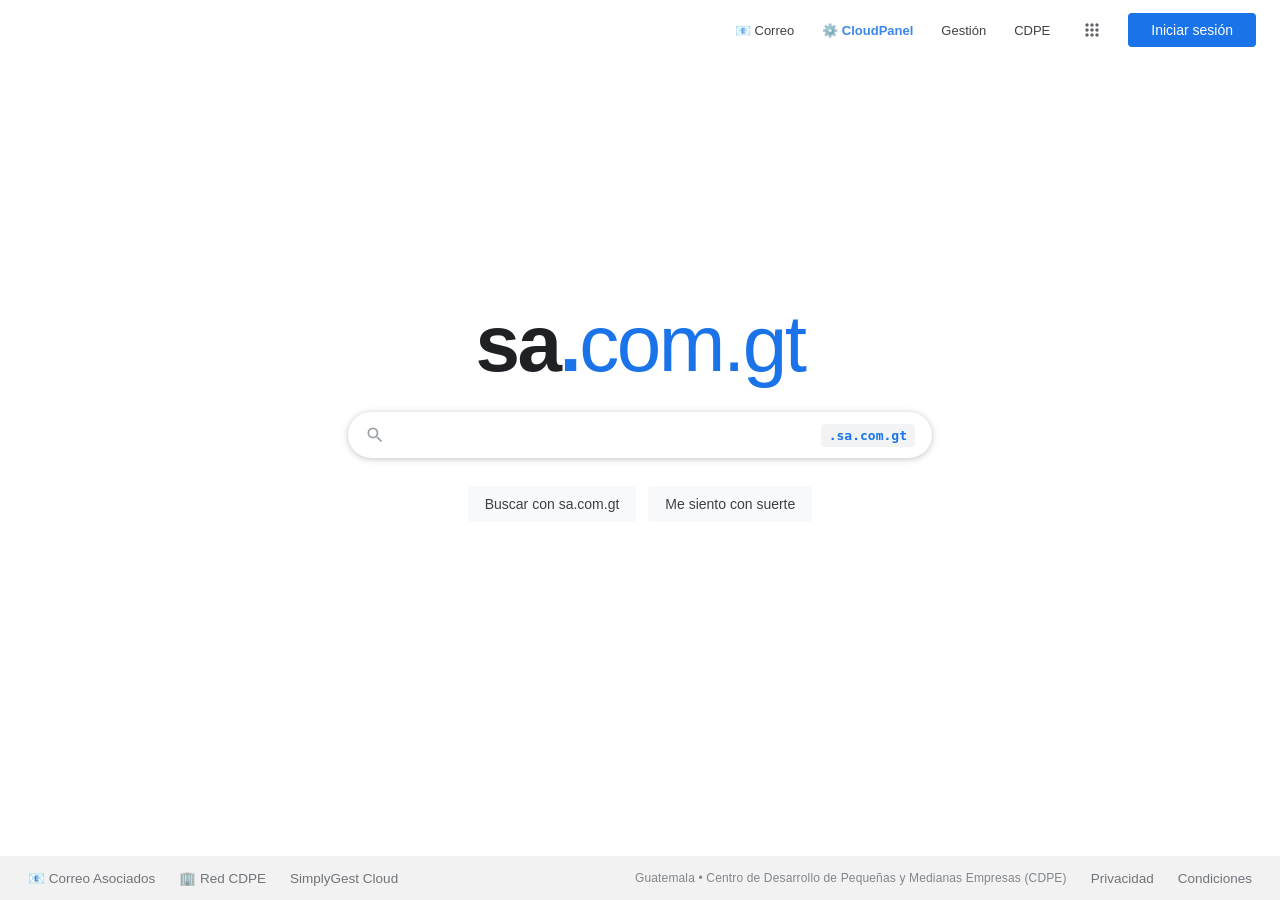
<file: web/index.html>
<!DOCTYPE html>
<html lang="es">
<head>
<meta charset="UTF-8">
<meta name="viewport" content="width=device-width, initial-scale=1.0">
<title>sa.com.gt</title>
<style>
  :root {
    --g-bg: #ffffff;
    --g-text: #202124;
    --g-subtext: #70757a;
    --g-border: #dfe1e5;
    --g-btn-bg: #f8f9fa;
    --g-btn-border: #f8f9fa;
    --g-btn-text: #3c4043;
    --g-btn-hover-border: #dadce0;
    --g-blue: #1a73e8;
    --g-blue-hover: #174ea6;
    --g-link: #1a0dab;
    --g-snippet: #4d5156;
    --g-footer-bg: #f2f2f2;
    --g-footer-border: #dadce0;
    --g-serp-border: #ebebeb;
  }

  * { box-sizing: border-box; margin: 0; padding: 0; }
  
  html, body {
    height: 100%;
    background-color: var(--g-bg);
    color: var(--g-text);
    font-family: -apple-system, BlinkMacSystemFont, "Segoe UI", Roboto, "Google Sans", "Helvetica Neue", Arial, sans-serif;
    -webkit-font-smoothing: antialiased;
  }

  body {
    display: flex;
    flex-direction: column;
    min-height: 100vh;
  }

  /* ========================================================
     HOME VIEW (Initial Centered View)
     ======================================================== */
  .home-view {
    display: flex;
    flex-direction: column;
    min-height: 100vh;
  }

  .home-header {
    height: 60px;
    padding: 0 24px;
    display: flex;
    align-items: center;
    justify-content: flex-end;
    gap: 16px;
    font-size: 13.5px;
    position: relative;
    z-index: 100;
  }
  .header-link {
    color: var(--g-text);
    text-decoration: none;
    padding: 8px 6px;
    font-size: 13px;
    opacity: 0.85;
  }
  .header-link:hover {
    text-decoration: underline;
    opacity: 1;
  }
  .waffle-btn {
    background: transparent;
    border: none;
    border-radius: 50%;
    width: 40px;
    height: 40px;
    display: flex;
    align-items: center;
    justify-content: center;
    cursor: pointer;
    transition: background 0.15s;
    outline: none;
  }
  .waffle-btn:hover { background: #f1f3f4; }
  .sign-in-btn {
    background: var(--g-blue);
    color: #ffffff;
    border: none;
    padding: 9px 23px;
    border-radius: 4px;
    font-size: 14px;
    font-weight: 500;
    text-decoration: none;
    transition: background 0.15s;
  }
  .sign-in-btn:hover { background: var(--g-blue-hover); }

  /* Waffle Menu Dropdown */
  .waffle-menu {
    position: absolute;
    top: 60px;
    right: 24px;
    background: #ffffff;
    border: 1px solid #dadce0;
    border-radius: 8px;
    box-shadow: 0 4px 16px rgba(0,0,0,0.15);
    width: 320px;
    padding: 16px;
    display: none;
    grid-template-columns: repeat(3, 1fr);
    gap: 12px;
    z-index: 200;
  }
  .waffle-menu.open { display: grid; }
  .waffle-item {
    display: flex;
    flex-direction: column;
    align-items: center;
    padding: 12px 6px;
    border-radius: 8px;
    text-decoration: none;
    color: var(--g-text);
    transition: background 0.15s;
    text-align: center;
  }
  .waffle-item:hover { background: #f8f9fa; }
  .waffle-icon { font-size: 24px; margin-bottom: 6px; }
  .waffle-name { font-size: 11.5px; font-weight: 500; color: #3c4043; }

  /* Home Center Stage */
  .home-center {
    flex: 1;
    display: flex;
    flex-direction: column;
    align-items: center;
    justify-content: center;
    padding: 0 20px 90px 20px;
  }
  .home-logo {
    font-size: 80px;
    font-weight: 500;
    letter-spacing: -2.5px;
    display: inline-flex;
    align-items: baseline;
    line-height: 1;
    margin-bottom: 28px;
    user-select: none;
    cursor: pointer;
  }
  .logo-sa { color: #202124; font-weight: 700; }
  .logo-dot { color: var(--g-blue); font-weight: 700; }
  .logo-tld { color: var(--g-blue); font-weight: 500; }

  /* Home Search Box */
  .home-search-box {
    width: 100%;
    max-width: 584px;
    height: 46px;
    background: #ffffff;
    border: 1px solid var(--g-border);
    border-radius: 24px;
    padding: 0 16px;
    display: flex;
    align-items: center;
    transition: all 0.2s cubic-bezier(0.16, 1, 0.3, 1);
    margin-bottom: 28px;
  }
  .home-search-box:hover, .home-search-box:focus-within {
    box-shadow: 0 1px 6px rgba(32,33,36,0.28);
    border-color: rgba(223,225,229,0);
  }
  .search-lens-svg {
    display: flex;
    align-items: center;
    color: #9aa0a6;
    margin-right: 12px;
  }
  .home-input {
    flex: 1;
    border: none;
    outline: none;
    font-size: 16px;
    color: var(--g-text);
    background: transparent;
    font-family: inherit;
  }
  .home-clear-btn {
    background: transparent;
    border: none;
    color: #70757a;
    font-size: 20px;
    cursor: pointer;
    padding: 0 8px;
    display: none;
  }
  .home-badge-suffix {
    font-size: 13px;
    font-family: monospace;
    font-weight: 600;
    color: var(--g-blue);
    background: #f1f3f4;
    padding: 4px 8px;
    border-radius: 4px;
    margin-left: 6px;
    user-select: none;
  }

  .home-buttons {
    display: flex;
    gap: 12px;
    justify-content: center;
  }
  .g-btn {
    background-color: var(--g-btn-bg);
    border: 1px solid var(--g-btn-border);
    border-radius: 4px;
    color: var(--g-btn-text);
    font-family: inherit;
    font-size: 14px;
    padding: 0 16px;
    height: 36px;
    line-height: 34px;
    cursor: pointer;
    user-select: none;
    transition: all 0.15s;
  }
  .g-btn:hover {
    box-shadow: 0 1px 1px rgba(0,0,0,0.1);
    border-color: var(--g-btn-hover-border);
    color: var(--g-text);
  }
  .g-btn:focus { border-color: var(--g-blue); outline: none; }

  /* ========================================================
     SERP VIEW (Google Results Page Authentic Layout)
     ======================================================== */
  .serp-view {
    display: none;
    flex-direction: column;
    min-height: 100vh;
    background: #ffffff;
  }

  /* Sticky SERP Header */
  .serp-header {
    border-bottom: 1px solid var(--g-serp-border);
    padding: 20px 24px 0 24px;
    position: sticky;
    top: 0;
    background: #ffffff;
    z-index: 100;
  }
  .serp-header-top {
    display: flex;
    align-items: center;
    gap: 32px;
    margin-bottom: 16px;
  }
  .serp-mini-logo {
    font-size: 28px;
    font-weight: 500;
    letter-spacing: -1px;
    cursor: pointer;
    user-select: none;
    line-height: 1;
    display: flex;
    align-items: baseline;
    text-decoration: none;
  }

  /* SERP Search Box */
  .serp-search-box {
    display: flex;
    align-items: center;
    width: 100%;
    max-width: 692px;
    height: 44px;
    background: #ffffff;
    border: 1px solid transparent;
    border-radius: 24px;
    box-shadow: 0 2px 5px 1px rgba(64,60,67,.16);
    padding: 0 14px 0 18px;
  }
  .serp-search-box:hover, .serp-search-box:focus-within {
    box-shadow: 0 2px 8px 1px rgba(64,60,67,.24);
  }
  .serp-input {
    flex: 1;
    border: none;
    outline: none;
    font-size: 16px;
    color: var(--g-text);
    background: transparent;
    font-family: inherit;
  }
  .serp-clear-btn {
    background: transparent;
    border: none;
    color: #70757a;
    font-size: 20px;
    cursor: pointer;
    padding: 0 8px;
    display: none;
  }
  .serp-divider {
    width: 1px;
    height: 24px;
    background: #dfe1e5;
    margin: 0 10px;
  }
  .serp-lens-btn {
    background: transparent;
    border: none;
    cursor: pointer;
    display: flex;
    align-items: center;
    color: var(--g-blue);
    padding: 4px;
  }

  .serp-header-right {
    margin-left: auto;
    display: flex;
    align-items: center;
    gap: 16px;
  }

  /* Google Navigation Tabs */
  .serp-tabs {
    display: flex;
    gap: 24px;
    padding-left: 148px;
    font-size: 13px;
  }
  .serp-tab {
    padding: 10px 4px 12px 4px;
    color: #5f6368;
    text-decoration: none;
    cursor: pointer;
    display: inline-flex;
    align-items: center;
    gap: 6px;
    border-bottom: 3px solid transparent;
    font-weight: 500;
  }
  .serp-tab:hover { color: var(--g-blue); }
  .serp-tab.active {
    color: var(--g-blue);
    border-bottom: 3px solid var(--g-blue);
  }

  /* Google Results Stage (2-Column Layout) */
  .serp-body {
    flex: 1;
    display: flex;
    justify-content: flex-start;
    padding: 16px 24px 60px 172px;
    gap: 60px;
  }

  /* Left Main Column (652px) */
  .serp-main-col {
    width: 100%;
    max-width: 652px;
  }
  .serp-count-line {
    font-size: 14px;
    color: var(--g-subtext);
    margin-bottom: 22px;
  }

  /* Google Shopping Carousel / Grid */
  .shopping-section {
    border: 1px solid var(--g-border);
    border-radius: 8px;
    padding: 16px 18px;
    margin-bottom: 28px;
    background: #ffffff;
  }
  .shopping-header {
    display: flex;
    justify-content: space-between;
    align-items: center;
    margin-bottom: 14px;
  }
  .shopping-title {
    font-size: 14px;
    font-weight: 600;
    color: #3c4043;
    display: flex;
    align-items: center;
    gap: 6px;
  }
  .shopping-grid {
    display: grid;
    grid-template-columns: repeat(auto-fit, minmax(130px, 1fr));
    gap: 12px;
  }
  .shop-card {
    border: 1px solid #e8eaed;
    border-radius: 8px;
    padding: 12px;
    display: flex;
    flex-direction: column;
    transition: box-shadow 0.15s, border-color 0.15s;
    background: #ffffff;
    text-decoration: none;
    color: inherit;
  }
  .shop-card:hover {
    box-shadow: 0 2px 8px rgba(0,0,0,0.1);
    border-color: #dadce0;
  }
  .shop-icon {
    font-size: 28px;
    margin-bottom: 8px;
    text-align: center;
  }
  .shop-name {
    font-size: 13px;
    font-weight: 600;
    color: var(--g-link);
    line-height: 1.35;
    margin-bottom: 4px;
  }
  .shop-price {
    font-size: 14px;
    font-weight: 700;
    color: #188038;
    margin-bottom: 2px;
  }
  .shop-store {
    font-size: 11px;
    color: var(--g-subtext);
  }
  .shop-cta {
    margin-top: 8px;
    font-size: 11.5px;
    color: var(--g-blue);
    font-weight: 600;
  }

  /* Organic Result Item */
  .organic-item {
    margin-bottom: 32px;
  }
  .organic-source {
    display: flex;
    align-items: center;
    gap: 8px;
    font-size: 12px;
    color: #202124;
    margin-bottom: 4px;
  }
  .organic-fav {
    width: 22px;
    height: 22px;
    background: #f1f3f4;
    border-radius: 50%;
    display: flex;
    align-items: center;
    justify-content: center;
    font-size: 11px;
  }
  .organic-name { font-size: 14px; font-weight: 500; }
  .organic-url { font-size: 12px; color: var(--g-snippet); }
  .organic-title {
    font-size: 20px;
    line-height: 1.3;
    color: var(--g-link);
    text-decoration: none;
    display: inline-block;
    margin-bottom: 4px;
    font-weight: 400;
  }
  .organic-title:hover { text-decoration: underline; }
  .organic-snippet {
    font-size: 14px;
    line-height: 1.58;
    color: var(--g-snippet);
    margin-bottom: 12px;
  }

  /* Google Sitelinks */
  .google-sitelinks {
    display: grid;
    grid-template-columns: 1fr 1fr;
    gap: 12px 24px;
    padding-left: 16px;
    margin-top: 8px;
    border-left: 2px solid #e8eaed;
  }
  .sitelink a {
    font-size: 14px;
    color: var(--g-link);
    text-decoration: none;
    font-weight: 500;
  }
  .sitelink a:hover { text-decoration: underline; }
  .sitelink-desc {
    font-size: 12px;
    color: var(--g-subtext);
    margin-top: 2px;
    line-height: 1.4;
  }

  /* Google Accordion (People Also Ask) */
  .paa-section {
    border: 1px solid var(--g-border);
    border-radius: 8px;
    margin: 28px 0;
    overflow: hidden;
  }
  .paa-heading {
    padding: 14px 18px;
    font-size: 18px;
    font-weight: 500;
    color: var(--g-text);
    border-bottom: 1px solid var(--g-border);
  }
  .paa-item {
    border-bottom: 1px solid #e8eaed;
  }
  .paa-item:last-child { border-bottom: none; }
  .paa-q {
    padding: 12px 18px;
    font-size: 14px;
    font-weight: 500;
    color: var(--g-text);
    cursor: pointer;
    display: flex;
    justify-content: space-between;
    align-items: center;
    user-select: none;
  }
  .paa-q:hover { background: #f8f9fa; }
  .paa-a {
    padding: 0 18px 14px 18px;
    font-size: 13.5px;
    color: var(--g-snippet);
    line-height: 1.5;
    display: none;
  }
  .paa-item.open .paa-a { display: block; }
  .paa-item.open .paa-arrow { transform: rotate(180deg); }
  .paa-arrow { transition: transform 0.2s; font-size: 12px; color: #70757a; }

  /* Available Domain Answer Box */
  .domain-card {
    border: 1px solid var(--g-border);
    border-radius: 8px;
    padding: 24px;
    background: #ffffff;
    box-shadow: 0 1px 3px rgba(0,0,0,0.06);
    margin-bottom: 28px;
  }
  .domain-avail-badge {
    display: inline-flex;
    align-items: center;
    gap: 6px;
    background: #e6f4ea;
    color: #137333;
    font-size: 12px;
    font-weight: 700;
    padding: 4px 10px;
    border-radius: 9999px;
    margin-bottom: 12px;
  }
  .domain-h1 {
    font-size: 22px;
    font-weight: 500;
    color: var(--g-text);
    margin-bottom: 6px;
  }
  .domain-sub {
    font-size: 14px;
    color: var(--g-snippet);
    margin-bottom: 20px;
    line-height: 1.5;
  }
  .domain-plans {
    display: grid;
    grid-template-columns: repeat(auto-fit, minmax(170px, 1fr));
    gap: 12px;
    margin-bottom: 18px;
  }
  .domain-plan {
    border: 1px solid var(--g-border);
    border-radius: 8px;
    padding: 12px;
    cursor: pointer;
    background: #ffffff;
    position: relative;
    transition: all 0.15s;
  }
  .domain-plan:hover { border-color: #bdc1c6; }
  .domain-plan.selected { border: 2px solid var(--g-blue); background: #f8fbff; }
  .domain-plan-name { font-size: 13px; font-weight: 700; margin-bottom: 3px; }
  .domain-plan-price { font-size: 17px; font-weight: 800; color: var(--g-text); margin-bottom: 4px; }
  .domain-plan-price span { font-size: 11px; font-weight: 400; color: var(--g-subtext); }
  .domain-plan-desc { font-size: 11px; color: var(--g-subtext); line-height: 1.35; }
  .btn-wa-hire {
    background: #25d366;
    color: #ffffff;
    width: 100%;
    padding: 12px;
    border-radius: 4px;
    border: none;
    font-size: 14px;
    font-weight: 600;
    cursor: pointer;
    display: flex;
    align-items: center;
    justify-content: center;
    gap: 8px;
    transition: background 0.15s;
    font-family: inherit;
  }
  .btn-wa-hire:hover { background: #1ebc59; }

  /* Right Column: Google Knowledge Panel */
  .serp-side-col {
    width: 368px;
    flex-shrink: 0;
  }
  .knowledge-panel {
    border: 1px solid var(--g-border);
    border-radius: 8px;
    padding: 24px;
    background: #ffffff;
  }
  .kp-title {
    font-size: 26px;
    font-weight: 400;
    color: var(--g-text);
    margin-bottom: 4px;
    line-height: 1.25;
  }
  .kp-subtitle {
    font-size: 13.5px;
    color: var(--g-subtext);
    margin-bottom: 18px;
  }
  .kp-actions {
    display: flex;
    gap: 16px;
    border-bottom: 1px solid #e8eaed;
    padding-bottom: 18px;
    margin-bottom: 18px;
  }
  .kp-action-btn {
    display: flex;
    flex-direction: column;
    align-items: center;
    text-decoration: none;
    color: var(--g-blue);
    font-size: 11.5px;
    font-weight: 500;
    gap: 6px;
  }
  .kp-circle {
    width: 38px;
    height: 38px;
    border-radius: 50%;
    border: 1px solid #dadce0;
    display: flex;
    align-items: center;
    justify-content: center;
    font-size: 16px;
    transition: background 0.15s;
  }
  .kp-action-btn:hover .kp-circle { background: #f1f3f4; }
  .kp-details-list {
    font-size: 13px;
    line-height: 1.7;
    color: #3c4043;
  }
  .kp-details-list strong { color: var(--g-text); }
  .kp-row { margin-bottom: 8px; }

  /* Footer Google Style */
  footer {
    background: var(--g-footer-bg);
    color: var(--g-subtext);
    font-size: 14px;
    margin-top: auto;
  }
  .footer-location {
    padding: 14px 24px;
    border-bottom: 1px solid var(--g-footer-border);
    color: #70757a;
    font-size: 15px;
  }
  .footer-links-row {
    display: flex;
    justify-content: space-between;
    padding: 0 16px;
    flex-wrap: wrap;
  }
  .footer-group {
    display: flex;
    flex-wrap: wrap;
    align-items: center;
  }
  .footer-group a, .footer-discreet {
    color: #70757a;
    padding: 14px 12px;
    display: inline-block;
    text-decoration: none;
    font-size: 13.5px;
    font-weight: 400;
  }
  .footer-group a:hover {
    text-decoration: underline;
    color: var(--g-text);
  }
  .footer-discreet {
    color: #80868b;
    font-size: 12px;
    letter-spacing: 0.15px;
  }  /* Search Container & Typing-Only Autocomplete Dropdown */
  .home-search-wrapper {
    position: relative;
    width: 100%;
    max-width: 584px;
    margin-bottom: 28px;
  }
  .home-search-wrapper .home-search-box {
    margin-bottom: 0;
  }
  .home-search-box.has-dropdown {
    border-radius: 24px 24px 0 0 !important;
    box-shadow: 0 4px 6px rgba(32,33,36,0.28) !important;
    border-bottom: 1px solid #dfe1e5 !important;
  }
  .google-ac-dropdown {
    position: absolute;
    top: 100%;
    left: 0;
    right: 0;
    background: #ffffff;
    border-radius: 0 0 24px 24px;
    box-shadow: 0 4px 6px rgba(32,33,36,0.28);
    z-index: 1000;
    overflow: hidden;
    padding: 6px 0 10px 0;
    display: none;
    border-top: none;
  }
  .ac-item {
    display: flex;
    align-items: center;
    padding: 9px 18px;
    cursor: pointer;
    gap: 14px;
    font-size: 14px;
    color: var(--g-text);
    transition: background 0.1s;
    user-select: none;
  }
  .ac-item:hover, .ac-item.highlighted {
    background: #f1f3f4;
  }
  .ac-icon {
    font-size: 15px;
    color: #9aa0a6;
    min-width: 20px;
    display: flex;
    align-items: center;
    justify-content: center;
  }
  .ac-content {
    flex: 1;
    min-width: 0;
    display: flex;
    align-items: baseline;
    justify-content: space-between;
  }
  .ac-title {
    font-weight: 400;
    color: #202124;
    white-space: nowrap;
    overflow: hidden;
    text-overflow: ellipsis;
  }
  .ac-title strong {
    font-weight: 700;
    color: #1a73e8;
  }
  .ac-badge {
    font-size: 11px;
    font-weight: 500;
    padding: 2px 8px;
    border-radius: 10px;
    background: #e8f0fe;
    color: #1a73e8;
    white-space: nowrap;
    margin-left: 8px;
  }

  /* Nivel 1: CDPE Featured Snippet Box */
  .cdpe-featured-box {
    border: 1px solid #dadce0;
    border-radius: 12px;
    padding: 20px;
    margin-bottom: 28px;
    background: linear-gradient(180deg, #ffffff 0%, #f8fafd 100%);
    box-shadow: 0 1px 4px rgba(32,33,36,0.08);
  }
  .cdpe-badge-top {
    display: inline-flex;
    align-items: center;
    gap: 6px;
    font-size: 11.5px;
    font-weight: 700;
    color: #1a73e8;
    background: #e8f0fe;
    padding: 3px 10px;
    border-radius: 12px;
    margin-bottom: 12px;
    letter-spacing: 0.2px;
  }
  .cdpe-featured-title {
    font-size: 20px;
    font-weight: 600;
    color: #1a0dab;
    line-height: 1.35;
    margin-bottom: 10px;
  }
  .cdpe-featured-desc {
    font-size: 14.5px;
    color: #3c4043;
    line-height: 1.6;
    margin-bottom: 16px;
  }
  .cdpe-featured-actions {
    display: flex;
    flex-wrap: wrap;
    gap: 10px;
  }
  .g-btn-blue {
    background: #1a73e8;
    color: #ffffff;
    border: none;
    border-radius: 18px;
    padding: 8px 16px;
    font-size: 13px;
    font-weight: 500;
    cursor: pointer;
    text-decoration: none;
    display: inline-flex;
    align-items: center;
    gap: 6px;
    transition: background 0.15s;
  }
  .g-btn-blue:hover { background: #174ea6; }
  .g-btn-wa {
    background: #e6f4ea;
    color: #137333;
    border: 1px solid #ceead6;
    border-radius: 18px;
    padding: 8px 16px;
    font-size: 13px;
    font-weight: 600;
    text-decoration: none;
    display: inline-flex;
    align-items: center;
    gap: 6px;
    transition: background 0.15s;
  }
  .g-btn-wa:hover { background: #ceead6; }

  /* Nivel 3: Tienda CDPE Section */
  .cdpe-store-section {
    border: 1px solid var(--g-border);
    border-radius: 10px;
    padding: 18px;
    margin-bottom: 28px;
    background: #ffffff;
  }
  .cdpe-store-title {
    font-size: 15px;
    font-weight: 600;
    color: #202124;
    margin-bottom: 14px;
    display: flex;
    align-items: center;
    gap: 8px;
  }
  .cdpe-store-grid {
    display: grid;
    grid-template-columns: repeat(auto-fit, minmax(200px, 1fr));
    gap: 12px;
  }
  .cdpe-store-card {
    border: 1px solid #e8eaed;
    border-radius: 8px;
    padding: 14px;
    display: flex;
    flex-direction: column;
    background: #ffffff;
    transition: box-shadow 0.15s, border-color 0.15s;
  }
  .cdpe-store-card:hover {
    box-shadow: 0 2px 8px rgba(0,0,0,0.1);
    border-color: #1a73e8;
  }
  .cdpe-store-card-icon {
    font-size: 26px;
    margin-bottom: 8px;
  }
  .cdpe-store-card-name {
    font-size: 13.5px;
    font-weight: 600;
    color: #1a0dab;
    line-height: 1.35;
    margin-bottom: 6px;
  }
  .cdpe-store-card-price {
    font-size: 15px;
    font-weight: 700;
    color: #188038;
    margin-bottom: 6px;
  }
  .cdpe-store-card-desc {
    font-size: 12px;
    color: var(--g-subtext);
    line-height: 1.45;
    flex: 1;
    margin-bottom: 12px;
  }
  .cdpe-store-card-btn {
    align-self: flex-start;
    font-size: 12px;
    color: #1a73e8;
    font-weight: 600;
    text-decoration: none;
    display: inline-flex;
    align-items: center;
    gap: 4px;
  }
  .cdpe-store-card-btn:hover { text-decoration: underline; }

  /* Nivel 5: Web Global Results Section */
  .web-global-section {
    margin-top: 10px;
    margin-bottom: 30px;
    border-top: 1px solid #ebebeb;
    padding-top: 20px;
  }
  .web-global-header {
    font-size: 15px;
    font-weight: 600;
    color: #3c4043;
    margin-bottom: 16px;
    display: flex;
    align-items: center;
    gap: 8px;
  }
  .web-global-item {
    margin-bottom: 24px;
  }
  .web-global-source {
    display: flex;
    align-items: center;
    gap: 8px;
    font-size: 12px;
    color: #202124;
    margin-bottom: 4px;
  }
  .web-global-url {
    font-size: 12px;
    color: var(--g-snippet);
  }
  .web-global-title {
    font-size: 19px;
    color: var(--g-link);
    text-decoration: none;
    font-weight: 400;
    line-height: 1.3;
    display: inline-block;
    margin-bottom: 4px;
  }
  .web-global-title:hover { text-decoration: underline; }
  .web-global-snippet {
    font-size: 14px;
    color: var(--g-snippet);
    line-height: 1.55;
  }

  /* SERP Header Agent Button */
  .agent-serp-btn {
    background: #f8fafd;
    border: 1px solid #dadce0;
    border-radius: 18px;
    color: #1a73e8;
    font-size: 13px;
    font-weight: 600;
    padding: 6px 14px;
    cursor: pointer;
    display: inline-flex;
    align-items: center;
    gap: 6px;
    transition: all 0.15s;
    font-family: inherit;
  }
  .agent-serp-btn:hover {
    background: #e8f0fe;
    border-color: #1a73e8;
  }

  /* CDPE Intelligent Agent Modal */
  .agent-overlay {
    position: fixed;
    top: 0;
    left: 0;
    width: 100%;
    height: 100%;
    background: rgba(32, 33, 36, 0.6);
    backdrop-filter: blur(4px);
    z-index: 9999;
    display: none;
    align-items: center;
    justify-content: center;
    padding: 16px;
  }
  .agent-overlay.open {
    display: flex;
  }
  .agent-card {
    background: #ffffff;
    width: 100%;
    max-width: 820px;
    height: 86vh;
    max-height: 740px;
    border-radius: 18px;
    box-shadow: 0 20px 48px rgba(0, 0, 0, 0.28);
    display: flex;
    flex-direction: column;
    overflow: hidden;
    animation: modalPop 0.2s cubic-bezier(0.16, 1, 0.3, 1);
  }
  @keyframes modalPop {
    from { opacity: 0; transform: scale(0.96) translateY(10px); }
    to { opacity: 1; transform: scale(1) translateY(0); }
  }
  .agent-header {
    padding: 16px 20px;
    background: #ffffff;
    border-bottom: 1px solid #e8eaed;
    display: flex;
    align-items: center;
    justify-content: space-between;
    gap: 14px;
  }
  .agent-header-brand {
    display: flex;
    align-items: center;
    gap: 12px;
  }
  .agent-header-icon {
    width: 42px;
    height: 42px;
    border-radius: 12px;
    background: linear-gradient(135deg, #1a73e8, #1557b0);
    color: #ffffff;
    font-size: 22px;
    display: flex;
    align-items: center;
    justify-content: center;
    box-shadow: 0 3px 8px rgba(26, 115, 232, 0.25);
  }
  .agent-header-info h3 {
    font-size: 16.5px;
    font-weight: 700;
    color: #202124;
    line-height: 1.2;
  }
  .agent-header-info p {
    font-size: 12px;
    color: #5f6368;
  }
  .agent-status-tag {
    display: inline-flex;
    align-items: center;
    gap: 5px;
    font-size: 11.5px;
    font-weight: 600;
    color: #137333;
    background: #e6f4ea;
    padding: 3px 9px;
    border-radius: 12px;
  }
  .agent-header-close {
    background: transparent;
    border: none;
    font-size: 26px;
    color: #70757a;
    cursor: pointer;
    padding: 4px 8px;
    line-height: 1;
    border-radius: 50%;
  }
  .agent-header-close:hover { background: #f1f3f4; color: #202124; }
  .agent-chips {
    padding: 10px 18px;
    background: #f8fafd;
    border-bottom: 1px solid #eef2f6;
    display: flex;
    gap: 8px;
    overflow-x: auto;
    scrollbar-width: thin;
    white-space: nowrap;
  }
  .agent-chip {
    padding: 6px 13px;
    background: #ffffff;
    border: 1px solid #dadce0;
    border-radius: 16px;
    font-size: 12.5px;
    color: #3c4043;
    cursor: pointer;
    transition: all 0.15s;
    user-select: none;
    display: inline-flex;
    align-items: center;
    gap: 5px;
    font-weight: 500;
  }
  .agent-chip:hover {
    border-color: #1a73e8;
    color: #1a73e8;
    background: #f4f8fe;
  }
  .agent-messages {
    flex: 1;
    overflow-y: auto;
    padding: 20px;
    display: flex;
    flex-direction: column;
    gap: 16px;
    background: #fdfdfe;
  }
  .agent-msg {
    display: flex;
    gap: 12px;
    max-width: 90%;
  }
  .agent-msg.bot {
    align-self: flex-start;
  }
  .agent-msg.user {
    align-self: flex-end;
    flex-direction: row-reverse;
  }
  .agent-msg-avatar {
    width: 34px;
    height: 34px;
    border-radius: 50%;
    display: flex;
    align-items: center;
    justify-content: center;
    font-size: 17px;
    flex-shrink: 0;
  }
  .agent-msg.bot .agent-msg-avatar {
    background: #e8f0fe;
    color: #1a73e8;
  }
  .agent-msg.user .agent-msg-avatar {
    background: #1a73e8;
    color: #ffffff;
    font-size: 13.5px;
    font-weight: 700;
  }
  .agent-bubble {
    padding: 13px 17px;
    border-radius: 14px;
    font-size: 13.5px;
    line-height: 1.55;
    color: #202124;
  }
  .agent-msg.bot .agent-bubble {
    background: #f8f9fa;
    border-top-left-radius: 2px;
    border: 1px solid #e8eaed;
  }
  .agent-msg.user .agent-bubble {
    background: #1a73e8;
    color: #ffffff;
    border-top-right-radius: 2px;
  }
  .agent-bubble p { margin-bottom: 8px; }
  .agent-bubble p:last-child { margin-bottom: 0; }
  .agent-bubble code {
    background: #eef2f6;
    padding: 2px 6px;
    border-radius: 4px;
    font-family: monospace;
    font-size: 12.5px;
  }
  .agent-msg.user .agent-bubble code {
    background: rgba(255,255,255,0.2);
    color: #fff;
  }
  .agent-wa-link {
    display: inline-flex;
    align-items: center;
    gap: 7px;
    padding: 8px 16px;
    background: #25d366;
    color: #ffffff;
    border-radius: 20px;
    text-decoration: none;
    font-size: 12.5px;
    font-weight: 600;
    margin-top: 10px;
    transition: background 0.15s;
  }
  .agent-wa-link:hover {
    background: #1ea952;
  }
  .agent-input-bar {
    padding: 14px 18px;
    background: #ffffff;
    border-top: 1px solid #e8eaed;
    display: flex;
    gap: 10px;
    align-items: center;
  }
  .agent-input {
    flex: 1;
    height: 44px;
    border: 1px solid #dadce0;
    border-radius: 24px;
    padding: 0 18px;
    font-size: 14.5px;
    outline: none;
    transition: border-color 0.15s;
    font-family: inherit;
  }
  .agent-input:focus {
    border-color: #1a73e8;
    box-shadow: 0 0 0 2px rgba(26,115,232,0.18);
  }
  .agent-send-btn {
    height: 44px;
    padding: 0 22px;
    background: #1a73e8;
    color: #ffffff;
    border: none;
    border-radius: 24px;
    font-weight: 600;
    font-size: 14px;
    cursor: pointer;
    transition: background 0.15s;
  }
  .agent-send-btn:hover {
    background: #1557b0;
  }
  @keyframes spin {
    0% { transform: rotate(0deg); }
    100% { transform: rotate(360deg); }
  }
</style>
</head>
<body>

<!-- ========================================================
     1. HOME VIEW (Google Clean Minimalist Canvas)
     ======================================================== -->
<div class="home-view" id="homeView">
  <header class="home-header">
    <a href="https://correo.sa.com.gt" class="header-link">📧 Correo</a>
    <a href="/panel" class="header-link" style="color:var(--g-blue);font-weight:600;">⚙️ CloudPanel</a>
    <a href="/gestion" class="header-link">Gestión</a>
    <a href="https://cdpe.sa.com.gt" class="header-link">CDPE</a>
    <button class="waffle-btn" onclick="toggleWaffle(event)" title="Aplicaciones SimplyGest">
      <svg viewBox="0 0 24 24" width="20" height="20" fill="#5f6368">
        <path d="M6 8c1.1 0 2-.9 2-2s-.9-2-2-2-2 .9-2 2 .9 2 2 2zm6 0c1.1 0 2-.9 2-2s-.9-2-2-2-2 .9-2 2 .9 2 2 2zm6 0c1.1 0 2-.9 2-2s-.9-2-2-2-2 .9-2 2 .9 2 2 2zM6 14c1.1 0 2-.9 2-2s-.9-2-2-2-2 .9-2 2 .9 2 2 2zm6 0c1.1 0 2-.9 2-2s-.9-2-2-2-2 .9-2 2 .9 2 2 2zm6 0c1.1 0 2-.9 2-2s-.9-2-2-2-2 .9-2 2 .9 2 2 2zM6 20c1.1 0 2-.9 2-2s-.9-2-2-2-2 .9-2 2 .9 2 2 2zm6 0c1.1 0 2-.9 2-2s-.9-2-2-2-2 .9-2 2 .9 2 2 2zm6 0c1.1 0 2-.9 2-2s-.9-2-2-2-2 .9-2 2 .9 2 2 2z"/>
      </svg>
    </button>
    <a href="/gestion" class="sign-in-btn">Iniciar sesión</a>

    <div class="waffle-menu" id="waffleMenuHome">
      <a href="https://correo.sa.com.gt" class="waffle-item">
        <span class="waffle-icon">📧</span>
        <span class="waffle-name">Correo / Webmail</span>
      </a>
      <a href="/panel" class="waffle-item">
        <span class="waffle-icon">⚙️</span>
        <span class="waffle-name">CloudPanel Servidor</span>
      </a>
      <a href="/gestion" class="waffle-item">
        <span class="waffle-icon">📊</span>
        <span class="waffle-name">Resumen Ejecutivo</span>
      </a>
      <a href="/gestion" class="waffle-item">
        <span class="waffle-icon">🛒</span>
        <span class="waffle-name">TPV &amp; Tienda</span>
      </a>
      <a href="https://cdpe.sa.com.gt" class="waffle-item">
        <span class="waffle-icon">🏢</span>
        <span class="waffle-name">Red CDPE</span>
      </a>
      <a href="https://correo.sa.com.gt" class="waffle-item">
        <span class="waffle-icon">🏛️</span>
        <span class="waffle-name">Acción Cooperativa</span>
      </a>
      <a href="javascript:void(0)" onclick="switchTab('hosting')" class="waffle-item">
        <span class="waffle-icon">🌐</span>
        <span class="waffle-name">Hosting PYME</span>
      </a>
    </div>
  </header>

  <main class="home-center">
    <div class="home-logo" onclick="document.getElementById('homeInput').focus()">
      <span class="logo-sa">sa</span><span class="logo-dot">.</span><span class="logo-tld">com.gt</span>
    </div>

    <div class="home-search-wrapper" id="homeSearchWrapper">
      <div class="home-search-box" id="homeSearchBox">
        <div class="search-lens-svg">
          <svg focusable="false" xmlns="http://www.w3.org/2000/svg" viewBox="0 0 24 24" width="20" height="20" fill="#9aa0a6">
            <path d="M15.5 14h-.79l-.28-.27A6.471 6.471 0 0 0 16 9.5 6.5 6.5 0 1 0 9.5 16c1.61 0 3.09-.59 4.23-1.57l.27.28v.79l5 4.99L20.49 19l-4.99-5zm-6 0C7.01 14 5 11.99 5 9.5S7.01 5 9.5 5 14 7.01 14 9.5 11.99 14 9.5 14z"/>
          </svg>
        </div>
        <input type="text" id="homeInput" class="home-input" autocomplete="off" oninput="onHomeInput()" onkeydown="onHomeKeyDown(event)" autofocus placeholder="" />
        <button class="home-clear-btn" id="homeClear" onclick="clearHomeInput()">&times;</button>
        <div class="home-badge-suffix">.sa.com.gt</div>
      </div>

      <!-- Autocomplete Dropdown - Se muestra ÚNICAMENTE mientras se teclea -->
      <div class="google-ac-dropdown" id="homeAcDropdown">
        <div id="acItemsList"></div>
      </div>
    </div>

    <div class="home-buttons">
      <button class="g-btn" onclick="doSearchFromHome()">Buscar con sa.com.gt</button>
      <button class="g-btn" onclick="doLuckyFromHome()" title="Consultar manuales de gestión comercial y asesoría CDPE">Me siento con suerte</button>
    </div>
  </main>

  <footer>
    <div class="footer-links-row">
      <div class="footer-group">
        <a href="https://correo.sa.com.gt">📧 Correo Asociados</a>
        <a href="https://cdpe.sa.com.gt">🏢 Red CDPE</a>
        <a href="/gestion">SimplyGest Cloud</a>
      </div>
      <div class="footer-group">
        <span class="footer-discreet">Guatemala &bull; Centro de Desarrollo de Pequeñas y Medianas Empresas (CDPE)</span>
        <a href="/gestion">Privacidad</a>
        <a href="/gestion">Condiciones</a>
      </div>
    </div>
  </footer>
</div>

<!-- ========================================================
     2. SERP VIEW (Google Results Page Authentic Layout)
     ======================================================== -->
<div class="serp-view" id="serpView">
  <!-- Sticky Top Google Header -->
  <header class="serp-header">
    <div class="serp-header-top">
      <a href="/" class="serp-mini-logo" onclick="event.preventDefault(); returnToHome();">
        <span class="logo-sa">sa</span><span class="logo-dot">.</span><span class="logo-tld">com.gt</span>
      </a>

      <div class="serp-search-box">
        <input type="text" id="serpInput" class="serp-input" autocomplete="off" oninput="onSerpInput()" onkeydown="onSerpKeyDown(event)" />
        <button class="serp-clear-btn" id="serpClear" onclick="clearSerpInput()">&times;</button>
        <div class="serp-divider"></div>
        <button class="serp-lens-btn" onclick="doSearchFromSerp()" title="Buscar">
          <svg focusable="false" xmlns="http://www.w3.org/2000/svg" viewBox="0 0 24 24" width="20" height="20" fill="currentColor">
            <path d="M15.5 14h-.79l-.28-.27A6.471 6.471 0 0 0 16 9.5 6.5 6.5 0 1 0 9.5 16c1.61 0 3.09-.59 4.23-1.57l.27.28v.79l5 4.99L20.49 19l-4.99-5zm-6 0C7.01 14 5 11.99 5 9.5S7.01 5 9.5 5 14 7.01 14 9.5 11.99 14 9.5 14z"/>
          </svg>
        </button>
      </div>

      <div class="serp-header-right">
        <button class="agent-serp-btn" onclick="abrirAgenteCdpe()" title="Consultar manuales de gestión comercial con el Agente CDPE">
          <span>🤖 Asesor CDPE</span>
        </button>
        <a href="https://correo.sa.com.gt" class="header-link">📧 Correo</a>
        <button class="waffle-btn" onclick="toggleWaffle(event)" title="Aplicaciones">
          <svg viewBox="0 0 24 24" width="20" height="20" fill="#5f6368">
            <path d="M6 8c1.1 0 2-.9 2-2s-.9-2-2-2-2 .9-2 2 .9 2 2 2zm6 0c1.1 0 2-.9 2-2s-.9-2-2-2-2 .9-2 2 .9 2 2 2zm6 0c1.1 0 2-.9 2-2s-.9-2-2-2-2 .9-2 2 .9 2 2 2zM6 14c1.1 0 2-.9 2-2s-.9-2-2-2-2 .9-2 2 .9 2 2 2zm6 0c1.1 0 2-.9 2-2s-.9-2-2-2-2 .9-2 2 .9 2 2 2zm6 0c1.1 0 2-.9 2-2s-.9-2-2-2-2 .9-2 2 .9 2 2 2zM6 20c1.1 0 2-.9 2-2s-.9-2-2-2-2 .9-2 2 .9 2 2 2zm6 0c1.1 0 2-.9 2-2s-.9-2-2-2-2 .9-2 2 .9 2 2 2zm6 0c1.1 0 2-.9 2-2s-.9-2-2-2-2 .9-2 2 .9 2 2 2z"/>
          </svg>
        </button>
        <a href="/gestion" class="sign-in-btn">Iniciar sesión</a>
      </div>
    </div>

    <!-- Navigation Tabs Google Style: 5 Niveles -->
    <div class="serp-tabs">
      <div class="serp-tab active" id="tabAll" onclick="switchTab('all')">
        <span>🔍</span> Todo
      </div>
      <div class="serp-tab" id="tabCdpe" onclick="switchTab('cdpe')">
        <span>📘</span> CDPE &amp; Manuales
      </div>
      <div class="serp-tab" id="tabCompanies" onclick="switchTab('companies')">
        <span>🏢</span> Red SimplyGest
      </div>
      <div class="serp-tab" id="tabStoreCdpe" onclick="switchTab('storeCdpe')">
        <span>🛍️</span> Tienda CDPE
      </div>
      <div class="serp-tab" id="tabHosting" onclick="switchTab('hosting')">
        <span>☁️</span> Hosting sa.com.gt
      </div>
      <div class="serp-tab" id="tabWeb" onclick="switchTab('web')">
        <span>🌐</span> Web Global
      </div>
    </div>
  </header>

  <!-- SERP Body: 2 Columns like Google -->
  <div class="serp-body">
    <!-- Left Column: Organic Results, CDPE, Products & Web (652px) -->
    <div class="serp-main-col">
      <div class="serp-count-line" id="serpStats">Cerca de 1 resultado (0.04 segundos)</div>

      <!-- Nivel 1: Featured Answer / Destacado CDPE (Manuales & Asesoría) -->
      <div id="cdpeFeaturedSection" style="display:none;"></div>

      <!-- Nivel 2: Google Shopping Strip (Productos Don Pollo / Empresas de la Red) -->
      <div class="shopping-section" id="shoppingSection" style="display:none;">
        <div class="shopping-header">
          <div class="shopping-title">🛍️ Productos de la Red SimplyGest</div>
          <span style="font-size:12px; color:var(--g-subtext);" id="shoppingCount">0 productos</span>
        </div>
        <div class="shopping-grid" id="shoppingGrid"></div>
      </div>

      <!-- Nivel 2: Organic Companies / Subdomains Results -->
      <div id="organicList"></div>

      <!-- Nivel 3: Productos de la Tienda Oficial del CDPE -->
      <div class="cdpe-store-section" id="cdpeStoreSection" style="display:none;">
        <div class="cdpe-store-title">
          <span>🏛️</span> Tienda Oficial del CDPE (Manuales &amp; Equipamiento)
        </div>
        <div class="cdpe-store-grid" id="cdpeStoreGrid"></div>
      </div>

      <!-- Nivel 4: Domain Registration Knowledge Card (When domain is free) -->
      <div class="domain-card" id="domainCard" style="display:none;">
        <div class="domain-avail-badge">✓ DISPONIBLE EN LA RED sa.com.gt</div>
        <div class="domain-h1">El subdominio <span id="lblDomainFree" style="color:var(--g-blue); font-weight:700;">miempresa.sa.com.gt</span> está libre</div>
        <div class="domain-sub">Este nombre no ha sido registrado. Puedes activarlo con tu servidor SimplyGest 17.5 en la nube, catálogo e-commerce y acceso administrativo multi-ejercicio.</div>

        <div class="domain-plans">
          <div class="domain-plan" id="p1" onclick="selectPlan('Emprendedor (Q 299/mes)', 1)">
            <div class="domain-plan-name">Emprendedor</div>
            <div class="domain-plan-price">Q 299 <span>/ mes</span></div>
            <div class="domain-plan-desc">1 Empresa SimplyGest, Tienda E-Commerce, Pedidos WhatsApp.</div>
          </div>

          <div class="domain-plan selected" id="p2" onclick="selectPlan('Franquicia QSR Pro (Q 599/mes)', 2)">
            <div class="domain-plan-name">Franquicia QSR</div>
            <div class="domain-plan-price">Q 599 <span>/ mes</span></div>
            <div class="domain-plan-desc">Multiejercicio fiscal, Portal de Gestión, TPV remoto 24/7.</div>
          </div>

          <div class="domain-plan" id="p3" onclick="selectPlan('Enterprise (Q 999/mes)', 3)">
            <div class="domain-plan-name">Enterprise</div>
            <div class="domain-plan-price">Q 999 <span>/ mes</span></div>
            <div class="domain-plan-desc">Servidor Cloud dedicado, multi-sucursal, soporte 24/7.</div>
          </div>
        </div>

        <button class="btn-wa-hire" onclick="enviarContratacionWA()">
          <span>💬 Solicitar Activación de <span id="lblBtnDomainWA">miempresa.sa.com.gt</span> por WhatsApp &rarr;</span>
        </button>
      </div>

      <!-- Nivel 5: Resultados de la Web Global (Todo Internet) -->
      <div class="web-global-section" id="webGlobalSection" style="display:none;">
        <div class="web-global-header">
          <span>🌐</span> Resultados de la Web Global (Internet)
        </div>
        <div id="webGlobalList"></div>
      </div>



      <!-- Google Accordion: People Also Ask (Preguntas Relacionadas) -->
      <div class="paa-section" id="paaSection">
        <div class="paa-heading">Preguntas relacionadas</div>

        <div class="paa-item" onclick="togglePaa(this)">
          <div class="paa-q">
            <span>¿Cómo pedir productos en línea en las tiendas afiliadas?</span>
            <span class="paa-arrow">&#9660;</span>
          </div>
          <div class="paa-a">
            Ingresa a la tienda de la empresa (ej. <strong>donpollo.sa.com.gt</strong>), agrega tus productos o combos al carrito interactivo y haz clic en "Confirmar Pedido". Tu pedido se enviará al WhatsApp del establecimiento con sincronización inmediata.
          </div>
        </div>

        <div class="paa-item" onclick="togglePaa(this)">
          <div class="paa-q">
            <span>¿Cómo funciona el motor de base de datos SimplyGest en la nube?</span>
            <span class="paa-arrow">&#9660;</span>
          </div>
          <div class="paa-a">
            Cada subdominio conecta directamente al motor nativo DBISAM 4 de SimplyGest 17.5. El sistema aísla los datos por empresa y permite consultar periodos fiscales activos e históricos en tiempo real sin instalaciones locales.
          </div>
        </div>

        <div class="paa-item" onclick="togglePaa(this)">
          <div class="paa-q">
            <span>¿Qué es la red CDPE en sa.com.gt?</span>
            <span class="paa-arrow">&#9660;</span>
          </div>
          <div class="paa-a">
            Es la plataforma del Centro de Desarrollo de Pequeñas y Medianas Empresas (CDPE) para brindar infraestructura digital, alojamiento web, gestión administrativa y venta en línea a empresas en Guatemala.
          </div>
        </div>
      </div>
    </div>

    <!-- Right Column: Google Knowledge Panel (368px) -->
    <div class="serp-side-col" id="serpSideCol">
      <div class="knowledge-panel" id="knowledgePanel">
        <div class="kp-title" id="kpTitle">Don Pollo</div>
        <div class="kp-subtitle" id="kpSubtitle">Cadena de comida rápida en Guatemala • Franquicia SimplyGest</div>

        <div class="kp-actions">
          <a href="#" id="kpLinkStore" class="kp-action-btn" target="_blank">
            <div class="kp-circle">🌐</div>
            <span>Sitio web</span>
          </a>
          <a href="#" id="kpLinkShop" class="kp-action-btn" target="_blank">
            <div class="kp-circle">🛒</div>
            <span>Tienda online</span>
          </a>
          <a href="#" id="kpLinkAdmin" class="kp-action-btn" target="_blank">
            <div class="kp-circle">📊</div>
            <span>Gestión</span>
          </a>
        </div>

        <div class="kp-details-list">
          <div class="kp-row"><strong>Subdominio oficial:</strong> <span id="kpDomain" style="color:var(--g-blue);">donpollo.sa.com.gt</span></div>
          <div class="kp-row"><strong>Sistema ERP:</strong> SimplyGest 17.5 Cloud (DBISAM 4)</div>
          <div class="kp-row"><strong>Periodo Fiscal:</strong> <span id="kpFiscal">Ejercicio 2026 (En curso)</span></div>
          <div class="kp-row"><strong>Estado:</strong> <span style="color:#137333; font-weight:600;">Abierto</span> &bull; 08:00 a 20:00</div>
          <div class="kp-row"><strong>Ubicación:</strong> Guatemala</div>
          <div class="kp-row"><strong>Certificación:</strong> Centro de Desarrollo de Pequeñas y Medianas Empresas (CDPE)</div>
        </div>
      </div>
    </div>
  </div>

  <footer>
    <div class="footer-links-row">
      <div class="footer-group">
        <a href="https://correo.sa.com.gt">📧 Correo Asociados</a>
        <a href="https://cdpe.sa.com.gt">🏢 Red CDPE</a>
        <a href="/gestion">SimplyGest Cloud</a>
      </div>
      <div class="footer-group">
        <span class="footer-discreet">Guatemala &bull; Centro de Desarrollo de Pequeñas y Medianas Empresas (CDPE)</span>
        <a href="/gestion">Privacidad</a>
        <a href="/gestion">Condiciones</a>
      </div>
    </div>
  </footer>
</div>

<!-- ========================================================
     3. AGENTE CDPE ASESOR MODAL (Commercial Management Agent)
     ======================================================== -->
<div class="agent-overlay" id="agentModal" onclick="cerrarAgenteCdpeOnBackdrop(event)">
  <div class="agent-card">
    <div class="agent-header">
      <div class="agent-header-brand">
        <div class="agent-header-icon">🤖</div>
        <div class="agent-header-info">
          <h3>Agente CDPE &bull; Asesor Comercial &amp; Manuales de Gestión</h3>
          <p>Centro de Desarrollo de PYMES &bull; Conectado a Internet &bull; Catálogo de 13,396 Productos</p>
        </div>
      </div>
      <div style="display:flex; align-items:center; gap:8px;">
        <span class="agent-status-tag" style="background:#e8f0fe;color:#1a73e8;border:1px solid #c2e7ff;">🌐 Web Live &amp; CDPE</span>
        <button class="agent-header-close" onclick="cerrarAgenteCdpe()">&times;</button>
      </div>
    </div>

    <!-- Quick Manual Topics Chips -->
    <div class="agent-chips">
      <div class="agent-chip" onclick="preguntarAgentePrompt('¿Qué manuales de gestión comercial ofrece el CDPE?')">📚 Todos los Manuales</div>
      <div class="agent-chip" onclick="preguntarAgentePrompt('¿Cómo aplicar el manual de ventas y diseño de combos para maximizar ingresos?')">📘 Manual 1: Ventas &amp; Combos</div>
      <div class="agent-chip" onclick="preguntarAgentePrompt('¿Cómo controlar inventarios y mermas con el método PEPS en SimplyGest 17.5?')">📦 Manual 2: Inventarios &amp; Mermas</div>
      <div class="agent-chip" onclick="preguntarAgentePrompt('¿Cómo realizar el arqueo de caja, cuadre de turnos y facturación SAT FEL?')">💰 Manual 3: Arqueo &amp; Facturación SAT</div>
      <div class="agent-chip" onclick="preguntarAgentePrompt('¿Cuáles son los requisitos y pasos para afiliar una franquicia a la Red CDPE?')">🏢 Manual 4: Franquicias &amp; Subdominios</div>
      <div class="agent-chip" onclick="preguntarAgentePrompt('¿Qué financiamiento y beneficios ofrece Acción Cooperativa para equipos SimplyGest?')">🏛️ Créditos Acción Cooperativa</div>
      <div class="agent-chip" onclick="preguntarAgentePrompt('¿Cuáles son los productos, combos y precios de Don Pollo?')">🍗 Productos Don Pollo</div>
      <div class="agent-chip" onclick="preguntarAgentePrompt('¿Qué freidoras industriales para pollo tienen disponibles en la tienda CDPE?')">🛍️ Freidoras en Tienda CDPE</div>
    </div>

    <!-- Conversation Messages Area -->
    <div class="agent-messages" id="agentMessages">
      <div class="agent-msg bot">
        <div class="agent-msg-avatar">🤖</div>
        <div class="agent-bubble">
          <p><strong>¡Hola! Soy tu Agente Especializado del CDPE con Acceso a Internet y Catálogo Oficial.</strong></p>
          <p style="margin-top:6px;">Tengo permisos completos para consultar fuentes externas, la web en vivo y el catálogo oficial de <strong>13,396 productos y equipos</strong> de la tienda CDPE (<a href="https://cdpe.accion.app/tienda.html" target="_blank" style="color:#1a73e8;font-weight:600;">cdpe.accion.app/tienda.html</a>), además de nuestros <strong>Manuales de Gestión Comercial</strong>:</p>
          <div style="margin:10px 0; background:#ffffff; border-radius:10px; padding:12px; border:1px solid #dadce0;">
            <p style="margin-bottom:6px;"><strong>📖 Cobertura Técnica y Comercial:</strong></p>
            <ul style="padding-left:18px; line-height:1.6; font-size:12.5px; color:#3c4043;">
              <li><strong>Manual 1:</strong> Técnicas de Venta Sugestiva (Upselling), Ingeniería de Menús y Combos QSR.</li>
              <li><strong>Manual 2:</strong> Control de Inventarios, Mermas y Rotación PEPS (FIFO) con SimplyGest 17.5.</li>
              <li><strong>Manual 3:</strong> Arqueo de Caja, Cierres de Turno a Ciegas y Facturación Electrónica SAT (FEL).</li>
              <li><strong>Manual 4:</strong> Expansión de Franquicias, Estandarización de Calidad y Subdominios <code>sa.com.gt</code>.</li>
              <li><strong>Tienda CDPE (13,396 Ítems):</strong> Maquinaria industrial, hornos, freidoras, vitrinas, empaques ecológicos y TPV.</li>
              <li><strong>🌐 Búsqueda Web Externa:</strong> Respuestas en tiempo real con datos de internet y normativas.</li>
            </ul>
          </div>
          <p>¿En qué puedo orientarte hoy? Haz clic en cualquiera de los temas arriba o escribe tu duda abajo.</p>
          <a href="https://wa.me/50245550004?text=%C2%A1Hola%20CDPE!%20Deseo%20asesor%C3%ADa%20personalizada%20con%20un%20consultor%20humano" target="_blank" class="agent-wa-link">
            💬 Chatear con un Asesor Humano (+502 4555-0004) &rarr;
          </a>
        </div>
      </div>
    </div>

    <!-- Input Bar -->
    <div class="agent-input-bar">
      <input type="text" id="agentInput" class="agent-input" placeholder="Pregunta sobre ventas, inventario SimplyGest, combos, arqueo..." onkeydown="onAgentKeyDown(event)" />
      <button class="agent-send-btn" onclick="enviarPreguntaAgente()">Consultar</button>
    </div>
  </div>
</div>

<script>
  let currentSearchData = null;
  let activeTab = 'all';
  let planElegido = 'Franquicia QSR Pro (Q 599/mes)';
  let highlightedIndex = -1;
  let activeSuggestions = [];

  // --- SUGERENCIAS SOLO MIENTRAS ESCRIBE (TYPING-ONLY AUTOCOMPLETE) ---
  let acDebounceTimer = null;
  const SUGGESTION_DATABASE = [
    { text: "manual de gestion comercial cdpe", badge: "Manual 1", icon: "📘", action: () => executeSearch("manual 1 ventas") },
    { text: "manual de inventarios simplygest", badge: "Manual 2", icon: "📦", action: () => executeSearch("manual 2 inventarios") },
    { text: "manual de arqueo de caja y sat fel", badge: "Manual 3", icon: "💰", action: () => executeSearch("manual 3 arqueo") },
    { text: "manual de franquicias y expansion cdpe", badge: "Manual 4", icon: "🏢", action: () => executeSearch("manual 4 franquicias") },
    { text: "cdpe guatemala asesoria pymes", badge: "CDPE Oficial", icon: "🏛️", action: () => executeSearch("cdpe") },
    { text: "don pollo tienda y combos", badge: "Tienda QSR", icon: "🍗", action: () => executeSearch("don pollo") },
    { text: "combo clasico don pollo", badge: "Q 35.00", icon: "🛍️", action: () => executeSearch("combo clasico") },
    { text: "accion cooperativa creditos tpv", badge: "Cooperativa", icon: "🏛️", action: () => executeSearch("cooperativa") },
    { text: "kit punto de venta simplygest 17.5", badge: "Tienda CDPE", icon: "💻", action: () => executeSearch("simplygest") },
    { text: "compendio 4 manuales comerciales", badge: "Tienda CDPE", icon: "📚", action: () => executeSearch("manuales cdpe") },
    { text: "membresia empresarial cdpe", badge: "Servicios", icon: "🏅", action: () => executeSearch("membresia cdpe") },
    { text: "freidoras industriales a presion para pollo", badge: "Tienda CDPE", icon: "🔥", action: () => executeSearch("freidora pollo") },
    { text: "hornos de conveccion y brasa", badge: "Tienda CDPE", icon: "🔥", action: () => executeSearch("horno") },
    { text: "vitrinas y refrigeradores comerciales", badge: "Tienda CDPE", icon: "❄️", action: () => executeSearch("vitrina") },
    { text: "empaques y vasos biodegradables", badge: "Tienda CDPE", icon: "🥡", action: () => executeSearch("empaque") },
    { text: "mesas y sillas para restaurantes", badge: "Tienda CDPE", icon: "🪑", action: () => executeSearch("silla mesa") }
  ];

  function onHomeInput() {
    const raw = document.getElementById('homeInput').value;
    const q = raw.trim().toLowerCase();
    document.getElementById('homeClear').style.display = raw ? 'block' : 'none';

    // REGLA FUNDAMENTAL: NUNCA mostrar lista al hacer clic o con el buscador vacío
    if (!q) {
      hideSuggestions();
      if (acDebounceTimer) clearTimeout(acDebounceTimer);
      return;
    }

    // Filtrar sugerencias base coincidentes mientras se escribe
    const matches = SUGGESTION_DATABASE.filter(item => 
      item.text.toLowerCase().includes(q)
    ).slice(0, 5);

    const fullList = [
      { text: raw.trim(), badge: "Buscar", icon: "🔍", action: () => executeSearch(raw.trim()) },
      ...matches
    ];

    renderSuggestions(fullList, q);

    // Consulta dinámica a la API para añadir productos reales de la tienda CDPE (13,396 ítems)
    if (acDebounceTimer) clearTimeout(acDebounceTimer);
    if (q.length >= 2) {
      acDebounceTimer = setTimeout(async () => {
        const curQ = document.getElementById('homeInput').value.trim().toLowerCase();
        if (!curQ) return;
        try {
          const res = await fetch(`/api/buscar?q=${encodeURIComponent(curQ)}`);
          const data = await res.json();
          if (data && data.tiendaCdpe && data.tiendaCdpe.length > 0) {
            const prodMatches = data.tiendaCdpe.slice(0, 4).map(p => ({
              text: p.nombre,
              badge: p.precioFmt || "Tienda CDPE",
              icon: p.icono || "🛍️",
              action: () => executeSearch(p.nombre)
            }));
            const updatedList = [
              { text: curQ, badge: "Buscar", icon: "🔍", action: () => executeSearch(curQ) },
              ...matches,
              ...prodMatches
            ];
            renderSuggestions(updatedList, curQ);
          }
        } catch (e) {}
      }, 250);
    }
  }

  function renderSuggestions(items, query) {
    activeSuggestions = items;
    highlightedIndex = -1;
    const listEl = document.getElementById('acItemsList');
    if (!listEl) return;
    listEl.innerHTML = '';

    items.forEach((item, idx) => {
      const row = document.createElement('div');
      row.className = 'ac-item';
      row.id = 'ac-item-' + idx;
      row.onclick = () => {
        item.action();
        hideSuggestions();
      };

      // Resaltar en negrita la parte coincidente
      let titleHtml = item.text;
      const pos = item.text.toLowerCase().indexOf(query);
      if (pos >= 0) {
        titleHtml = item.text.substring(0, pos) + '<strong>' + item.text.substring(pos, pos + query.length) + '</strong>' + item.text.substring(pos + query.length);
      }

      row.innerHTML = `
        <div class="ac-icon">${item.icon}</div>
        <div class="ac-content">
          <span class="ac-title">${titleHtml}</span>
          ${item.badge ? `<span class="ac-badge">${item.badge}</span>` : ''}
        </div>
      `;
      listEl.appendChild(row);
    });

    document.getElementById('homeSearchBox').classList.add('has-dropdown');
    document.getElementById('homeAcDropdown').style.display = 'block';
  }

  function hideSuggestions() {
    const box = document.getElementById('homeSearchBox');
    const dd = document.getElementById('homeAcDropdown');
    if (box) box.classList.remove('has-dropdown');
    if (dd) dd.style.display = 'none';
    highlightedIndex = -1;
    activeSuggestions = [];
  }

  function onHomeKeyDown(e) {
    const dd = document.getElementById('homeAcDropdown');
    const isVisible = dd && dd.style.display === 'block';

    if (e.key === 'ArrowDown' && isVisible) {
      e.preventDefault();
      if (highlightedIndex < activeSuggestions.length - 1) {
        highlightedIndex++;
        updateHighlight();
      }
    } else if (e.key === 'ArrowUp' && isVisible) {
      e.preventDefault();
      if (highlightedIndex > 0) {
        highlightedIndex--;
        updateHighlight();
      } else if (highlightedIndex === 0) {
        highlightedIndex = -1;
        updateHighlight();
      }
    } else if (e.key === 'Enter') {
      e.preventDefault();
      if (isVisible && highlightedIndex >= 0 && activeSuggestions[highlightedIndex]) {
        activeSuggestions[highlightedIndex].action();
      } else {
        doSearchFromHome();
      }
      hideSuggestions();
    } else if (e.key === 'Escape') {
      hideSuggestions();
    }
  }

  function updateHighlight() {
    document.querySelectorAll('.ac-item').forEach((el, idx) => {
      if (idx === highlightedIndex) {
        el.classList.add('highlighted');
        const inp = document.getElementById('homeInput');
        if (inp && activeSuggestions[idx]) {
          inp.value = activeSuggestions[idx].text;
        }
      } else {
        el.classList.remove('highlighted');
      }
    });
  }

  // Cerrar sugerencias al hacer clic fuera
  document.addEventListener('click', (e) => {
    const wrapper = document.getElementById('homeSearchWrapper');
    if (wrapper && !wrapper.contains(e.target)) {
      hideSuggestions();
    }
  });

  function clearHomeInput() {
    document.getElementById('homeInput').value = '';
    document.getElementById('homeClear').style.display = 'none';
    hideSuggestions();
    document.getElementById('homeInput').focus();
  }

  function doSearchFromHome() {
    hideSuggestions();
    const q = document.getElementById('homeInput').value.trim();
    if (!q) {
      document.getElementById('homeInput').focus();
      return;
    }
    executeSearch(q);
  }

  function doLuckyFromHome() {
    hideSuggestions();
    const q = document.getElementById('homeInput').value.trim();
    if (q) {
      executeSearch(q, true);
    } else {
      abrirAgenteCdpe();
    }
  }

  // --- BUSCADOR EN RESULTADOS (SERP) ---
  function onSerpInput() {
    const q = document.getElementById('serpInput').value;
    document.getElementById('serpClear').style.display = q ? 'block' : 'none';
  }

  function onSerpKeyDown(e) {
    if (e.key === 'Enter') {
      e.preventDefault();
      doSearchFromSerp();
    }
  }

  function doSearchFromSerp() {
    const q = document.getElementById('serpInput').value.trim();
    if (!q) {
      document.getElementById('serpInput').focus();
      return;
    }
    executeSearch(q);
  }

  function clearSerpInput() {
    document.getElementById('serpInput').value = '';
    document.getElementById('serpClear').style.display = 'none';
    document.getElementById('serpInput').focus();
  }

  function returnToHome() {
    document.getElementById('serpView').style.display = 'none';
    document.getElementById('homeView').style.display = 'flex';
    document.getElementById('homeInput').value = '';
    document.getElementById('homeClear').style.display = 'none';
    hideSuggestions();
    document.getElementById('homeInput').focus();
    window.history.pushState({}, '', '/');
  }

  // --- MASTER SEARCH EXECUTION (5 NIVELES) ---
  async function executeSearch(query, isLucky = false) {
    document.getElementById('homeView').style.display = 'none';
    document.getElementById('serpView').style.display = 'flex';
    document.getElementById('serpInput').value = query;
    document.getElementById('serpClear').style.display = 'block';

    window.history.pushState({ q: query }, '', '/?q=' + encodeURIComponent(query));
    document.getElementById('serpStats').innerText = `Buscando en la Red CDPE, SimplyGest y la Web Global...`;

    try {
      const res = await fetch(`/api/buscar?q=${encodeURIComponent(query)}`);
      currentSearchData = await res.json();
    } catch (e) {
      console.warn(e);
      currentSearchData = { cdpe: [], empresas: [], productos: [], tiendaCdpe: [], web: [], total: 0, query: query };
    }

    renderSerp(currentSearchData, isLucky);
  }

  function renderSerp(data, isLucky = false) {
    const stats = document.getElementById('serpStats');
    const cdpeFeatured = document.getElementById('cdpeFeaturedSection');
    const shoppingSection = document.getElementById('shoppingSection');
    const shoppingGrid = document.getElementById('shoppingGrid');
    const shoppingCount = document.getElementById('shoppingCount');
    const organicList = document.getElementById('organicList');
    const cdpeStoreSection = document.getElementById('cdpeStoreSection');
    const cdpeStoreGrid = document.getElementById('cdpeStoreGrid');
    const domainCard = document.getElementById('domainCard');
    const webGlobalSection = document.getElementById('webGlobalSection');
    const webGlobalList = document.getElementById('webGlobalList');
    const kpPanel = document.getElementById('serpSideCol');

    // Limpieza
    cdpeFeatured.innerHTML = '';
    shoppingGrid.innerHTML = '';
    organicList.innerHTML = '';
    cdpeStoreGrid.innerHTML = '';
    webGlobalList.innerHTML = '';

    const cdpeList = data.cdpe || [];
    const empresas = data.empresas || [];
    const productos = data.productos || [];
    const tiendaCdpe = data.tiendaCdpe || [];
    const webList = data.web || [];
    const total = data.total || (cdpeList.length + empresas.length + productos.length + tiendaCdpe.length + webList.length);

    stats.innerText = `Cerca de ${total} resultado(s) (0.03 segundos)`;

    // Redirección si es Lucky y hay coincidencia directa
    if (isLucky && empresas.length > 0) {
      window.location.href = `https://${empresas[0].subdomain}/`;
      return;
    }

    // ==========================================
    // NIVEL 1: CDPE FEATURED SNIPPET & MANUALES
    // ==========================================
    if (cdpeList.length > 0 && (activeTab === 'all' || activeTab === 'cdpe')) {
      const topCdpe = cdpeList[0];
      cdpeFeatured.style.display = 'block';
      cdpeFeatured.innerHTML = `
        <div class="cdpe-featured-box">
          <div class="cdpe-badge-top">🏛️ RECURSO OFICIAL • CENTRO DE DESARROLLO DE PYMES (CDPE)</div>
          <div class="cdpe-featured-title">${topCdpe.titulo}</div>
          <div class="cdpe-featured-desc">${topCdpe.resumen}</div>
          <div class="cdpe-featured-actions">
            <button class="g-btn-blue" onclick="abrirAgenteCdpe('${topCdpe.titulo}')">🤖 Consultar Asesor CDPE</button>
            <a href="https://wa.me/50245550004?text=${encodeURIComponent(topCdpe.waText || 'Hola CDPE, tengo una consulta')}" target="_blank" class="g-btn-wa">💬 Asesoría por WhatsApp (+502 4555-0004)</a>
            <a href="${topCdpe.linkUrl}" target="_blank" class="g-btn-blue" style="background:#5f6368;">🏢 Portal cdpe.sa.com.gt</a>
          </div>
        </div>
      `;

      // Si estamos en la pestaña específica de CDPE, listar todos los manuales
      if (activeTab === 'cdpe' && cdpeList.length > 1) {
        cdpeList.slice(1).forEach(m => {
          const mItem = document.createElement('div');
          mItem.className = 'organic-item';
          mItem.innerHTML = `
            <div class="organic-source">
              <span class="organic-fav">${m.icono}</span>
              <span class="organic-name">${m.categoria} &bull; CDPE</span>
              <span class="organic-url">${m.linkUrl}</span>
            </div>
            <a href="javascript:void(0)" onclick="abrirAgenteCdpe('${m.titulo}')" class="organic-title">${m.titulo}</a>
            <div class="organic-snippet">${m.resumen}</div>
          `;
          organicList.appendChild(mItem);
        });
      }
    } else {
      cdpeFeatured.style.display = 'none';
    }

    // ==========================================
    // NIVEL 2: PRODUCTOS RED SIMPLYGEST (SHOPPING)
    // ==========================================
    if (productos.length > 0 && (activeTab === 'all' || activeTab === 'companies')) {
      shoppingSection.style.display = 'block';
      shoppingCount.innerText = `${productos.length} disponible(s)`;
      productos.slice(0, 6).forEach(p => {
        const itemCard = document.createElement('a');
        itemCard.className = 'shop-card';
        itemCard.href = p.tiendaUrl;
        itemCard.target = '_blank';
        itemCard.innerHTML = `
          <div class="shop-icon">${p.icono || '🛍️'}</div>
          <div class="shop-name">${p.nombre}</div>
          <div class="shop-price">${p.precioFmt}</div>
          <div class="shop-store">Vendido por <strong>${p.empresa}</strong></div>
          <div class="shop-cta">Ver en Tienda &rarr;</div>
        `;
        shoppingGrid.appendChild(itemCard);
      });
    } else {
      shoppingSection.style.display = 'none';
    }

    // ==========================================
    // NIVEL 2: EMPRESAS DE LA RED (ORGANIC)
    // ==========================================
    let displayEmpresas = empresas;
    if (activeTab === 'cdpe') {
      displayEmpresas = [];
    } else if (activeTab === 'companies') {
      displayEmpresas = empresas;
    } else if (activeTab === 'storeCdpe' || activeTab === 'hosting' || activeTab === 'web') {
      displayEmpresas = [];
    }

    if (displayEmpresas.length > 0) {
      displayEmpresas.forEach(emp => {
        const itemDiv = document.createElement('div');
        itemDiv.className = 'organic-item';
        const storeUrl = `https://${emp.subdomain}/`;
        const adminUrl = `https://${emp.subdomain}/gestion`;

        itemDiv.innerHTML = `
          <div class="organic-source">
            <span class="organic-fav">${emp.icon || '🏢'}</span>
            <span class="organic-name">${emp.empresa}</span>
            <span class="organic-url">${storeUrl}</span>
          </div>
          <a href="${storeUrl}" class="organic-title">${emp.title}</a>
          <div class="organic-snippet">${emp.snippet}</div>
          <div class="google-sitelinks">
            <div class="sitelink">
              <a href="${storeUrl}">🛍️ Menú y Tienda Online</a>
              <div class="sitelink-desc">Catálogo de productos y pedidos inmediatos por WhatsApp</div>
            </div>
            <div class="sitelink">
              <a href="${adminUrl}">📊 Portal de Gestión SimplyGest</a>
              <div class="sitelink-desc">Acceso multi-ejercicio y control administrativo (${emp.year})</div>
            </div>
          </div>
        `;
        organicList.appendChild(itemDiv);
      });
    }

    // ==========================================
    // NIVEL 3: TIENDA OFICIAL DEL CDPE (13,396 PRODUCTOS)
    // ==========================================
    if (tiendaCdpe.length > 0 && (activeTab === 'all' || activeTab === 'storeCdpe')) {
      cdpeStoreSection.style.display = 'block';
      tiendaCdpe.forEach(item => {
        const card = document.createElement('div');
        card.className = 'cdpe-store-card';
        const prov = item.proveedor || 'CDPE Oficial';
        const linkUrl = item.linkUrl || `https://cdpe.accion.app/tienda.html?search=${encodeURIComponent(item.nombre || '')}`;
        const waMsg = item.waText || `Hola CDPE, deseo información y cotización de: ${item.nombre} (SKU: ${item.sku || ''})`;
        const waUrl = `https://wa.me/50245550004?text=${encodeURIComponent(waMsg)}`;

        card.innerHTML = `
          <div style="display:flex; justify-content:space-between; align-items:flex-start; margin-bottom:8px;">
            <div class="cdpe-store-card-icon">${item.icono || '🛍️'}</div>
            <span style="font-size:10.5px; font-weight:600; background:#e8f0fe; color:#1a73e8; padding:2px 8px; border-radius:10px;">${prov}</span>
          </div>
          <div class="cdpe-store-card-name">${item.nombre}</div>
          <div class="cdpe-store-card-price">${item.precioFmt || ('Q ' + item.precio)}</div>
          <div class="cdpe-store-card-desc">${item.descripcion || ''}</div>
          <div style="display:flex; gap:8px; margin-top:auto; padding-top:10px;">
            <a href="${linkUrl}" target="_blank" class="g-btn-blue" style="flex:1; font-size:11.5px; padding:6px 8px; text-align:center; justify-content:center; text-decoration:none;">
              🛒 Ver en Tienda
            </a>
            <a href="${waUrl}" target="_blank" class="g-btn-wa" style="flex:1; font-size:11.5px; padding:6px 8px; text-align:center; justify-content:center; text-decoration:none;">
              💬 Cotizar WA
            </a>
          </div>
        `;
        cdpeStoreGrid.appendChild(card);
      });
    } else {
      cdpeStoreSection.style.display = 'none';
    }

    // ==========================================
    // NIVEL 4: DOMINIO sa.com.gt DISPONIBLE
    // ==========================================
    if (empresas.length === 0 && (activeTab === 'all' || activeTab === 'hosting')) {
      const cleanQ = (data.query || '').toLowerCase().replace(/[^a-z0-9]/g, '') || 'miempresa';
      const freeDom = cleanQ + '.sa.com.gt';
      document.getElementById('lblDomainFree').innerText = freeDom;
      document.getElementById('lblBtnDomainWA').innerText = freeDom;
      domainCard.style.display = 'block';
    } else {
      domainCard.style.display = 'none';
    }

    // ==========================================
    // NIVEL 5: RESULTADOS DE LA WEB GLOBAL (TODO INTERNET)
    // ==========================================
    if (webList.length > 0 && (activeTab === 'all' || activeTab === 'web')) {
      webGlobalSection.style.display = 'block';
      webList.forEach(w => {
        const wDiv = document.createElement('div');
        wDiv.className = 'web-global-item';
        wDiv.innerHTML = `
          <div class="web-global-source">
            <span>${w.icon || '🌐'}</span>
            <span style="font-weight:500;">${w.fuente || 'Web'}</span>
            <span class="web-global-url">${w.url}</span>
          </div>
          <a href="${w.url}" target="_blank" class="web-global-title">${w.title}</a>
          <div class="web-global-snippet">${w.snippet}</div>
        `;
        webGlobalList.appendChild(wDiv);
      });
    } else {
      webGlobalSection.style.display = 'none';
    }

    // ==========================================
    // KNOWLEDGE PANEL (COLUMNA DERECHA)
    // ==========================================
    if (empresas.length > 0 && activeTab === 'all') {
      const topEmp = empresas[0];
      kpPanel.style.display = 'block';
      document.getElementById('kpTitle').innerText = topEmp.empresa;
      document.getElementById('kpSubtitle').innerText = topEmp.categoria || 'Entidad registrada en la Red sa.com.gt';
      document.getElementById('kpDomain').innerText = topEmp.subdomain;
      document.getElementById('kpFiscal').innerText = `Ejercicio ${topEmp.year} (En curso)`;

      document.getElementById('kpLinkStore').href = `https://${topEmp.subdomain}/`;
      document.getElementById('kpLinkShop').href = `https://${topEmp.subdomain}/`;
      document.getElementById('kpLinkAdmin').href = `https://${topEmp.subdomain}/gestion`;
    } else {
      kpPanel.style.display = 'none';
    }
  }

  // --- TABS FILTERING (5 NIVELES) ---
  function switchTab(tab) {
    activeTab = tab;
    document.querySelectorAll('.serp-tab').forEach(t => t.classList.remove('active'));
    if (tab === 'all') document.getElementById('tabAll').classList.add('active');
    if (tab === 'cdpe') document.getElementById('tabCdpe').classList.add('active');
    if (tab === 'companies') document.getElementById('tabCompanies').classList.add('active');
    if (tab === 'storeCdpe') document.getElementById('tabStoreCdpe').classList.add('active');
    if (tab === 'hosting') document.getElementById('tabHosting').classList.add('active');
    if (tab === 'web') document.getElementById('tabWeb').classList.add('active');

    if (currentSearchData) {
      renderSerp(currentSearchData);
    }
  }

  function togglePaa(el) {
    el.classList.toggle('open');
  }

  function selectPlan(planNombre, idx) {
    planElegido = planNombre;
    document.querySelectorAll('.domain-plan').forEach(c => c.classList.remove('selected'));
    document.getElementById('p' + idx).classList.add('selected');
  }

  function enviarContratacionWA() {
    const q = document.getElementById('serpInput').value.trim() || 'miempresa';
    const cleanQ = q.toLowerCase().replace(/[^a-z0-9]/g, '') || 'miempresa';
    const dom = cleanQ + '.sa.com.gt';

    let msg = `*¡Hola sa.com.gt! Deseo activar mi Hosting Empresarial:*\n\n`;
    msg += `🌐 *Subdominio solicitado:* ${dom}\n`;
    msg += `📦 *Plan:* ${planElegido}\n`;
    msg += `🏛️ *Red:* CDPE / SimplyGest Cloud 17.5\n\n`;
    msg += `_Solicitud generada desde el buscador sa.com.gt_`;

    const url = `https://wa.me/50245550004?text=${encodeURIComponent(msg)}`;
    window.open(url, '_blank');
  }

  // --- CDPE INTELLIGENT AGENT ENGINE (Commercial Management & Products) ---
  function abrirAgenteCdpe(preguntaInicial = '') {
    const modal = document.getElementById('agentModal');
    if (!modal) return;
    modal.classList.add('open');

    // If an initial question or current input exists, trigger it
    const homeVal = document.getElementById('homeInput') ? document.getElementById('homeInput').value.trim() : '';
    const serpVal = document.getElementById('serpInput') ? document.getElementById('serpInput').value.trim() : '';
    const q = preguntaInicial || homeVal || serpVal;

    if (q) {
      setTimeout(() => {
        preguntarAgentePrompt(q);
      }, 200);
    } else {
      setTimeout(() => {
        const inp = document.getElementById('agentInput');
        if (inp) inp.focus();
      }, 150);
    }
  }

  function cerrarAgenteCdpe() {
    const modal = document.getElementById('agentModal');
    if (modal) modal.classList.remove('open');
  }

  function cerrarAgenteCdpeOnBackdrop(e) {
    if (e.target.id === 'agentModal') {
      cerrarAgenteCdpe();
    }
  }

  function onAgentKeyDown(e) {
    if (e.key === 'Enter') {
      enviarPreguntaAgente();
    }
  }

  function preguntarAgentePrompt(texto) {
    const inp = document.getElementById('agentInput');
    if (inp) inp.value = texto;
    enviarPreguntaAgente();
  }

  async function enviarPreguntaAgente() {
    const inp = document.getElementById('agentInput');
    const q = inp.value.trim();
    if (!q) return;

    agregarMensajeAgente('user', q);
    inp.value = '';

    // Typing indicator with animated spinner
    const typingId = agregarMensajeAgente('bot', `
      <div style="display:flex;align-items:center;gap:9px;color:#5f6368;font-size:13px;">
        <span style="display:inline-block;width:14px;height:14px;border:2px solid #dadce0;border-top-color:#1a73e8;border-radius:50%;animation:spin 0.8s linear infinite;"></span>
        <span>El Asesor CDPE está consultando manuales, catálogo (13,396 productos) y fuentes web en tiempo real...</span>
      </div>
    `);

    try {
      const resp = await fetch('/api/agente-cdpe?q=' + encodeURIComponent(q));
      if (!resp.ok) throw new Error('Error al consultar agente');
      const data = await resp.json();
      const bubbleEl = document.getElementById(typingId);
      if (bubbleEl) {
        bubbleEl.innerHTML = data.respuestaHtml || generarRespuestaAgente(q);
        const msgContainer = document.getElementById('agentMessages');
        if (msgContainer) msgContainer.scrollTop = msgContainer.scrollHeight;
      }
    } catch (err) {
      console.warn('Fallback a asesor local:', err);
      const respHtml = generarRespuestaAgente(q);
      const bubbleEl = document.getElementById(typingId);
      if (bubbleEl) {
        bubbleEl.innerHTML = respHtml;
        const msgContainer = document.getElementById('agentMessages');
        if (msgContainer) msgContainer.scrollTop = msgContainer.scrollHeight;
      }
    }
  }

  function agregarMensajeAgente(remitente, htmlContent) {
    const msgContainer = document.getElementById('agentMessages');
    const msgId = 'msg-' + Date.now() + '-' + Math.floor(Math.random()*1000);

    const div = document.createElement('div');
    div.className = `agent-msg ${remitente}`;

    const avatar = remitente === 'bot' ? '🤖' : 'Tú';

    div.innerHTML = `
      <div class="agent-msg-avatar">${avatar}</div>
      <div class="agent-bubble" id="${msgId}">
        ${htmlContent}
      </div>
    `;

    msgContainer.appendChild(div);
    msgContainer.scrollTop = msgContainer.scrollHeight;
    return msgId;
  }

  function generarRespuestaAgente(pregunta) {
    const q = (pregunta || '').toLowerCase().trim();

    // 1. Manual 1: Ventas y Combos
    if (/venta|combo|menu|menú|cliente|fideliz|upsell|cross-sell|sugestiv|promocion|precio|ticket/.test(q)) {
      return `
        <p><strong>📘 Manual 1 CDPE: Gestión Comercial, Técnicas de Venta y Diseño de Combos</strong></p>
        <p>El estándar comercial CDPE establece las siguientes directrices para negocios QSR y comercios:</p>
        <div style="background:#ffffff; border:1px solid #e0e2e6; border-radius:8px; padding:10px 14px; margin:8px 0;">
          <p><strong>1. Fórmula del Combo Rentable:</strong></p>
          <ul style="padding-left:18px; margin:4px 0 8px 0; font-size:12.5px; line-height:1.5;">
            <li><strong>Estructura:</strong> 1 Plato fuerte + 1 Acompañamiento + 1 Bebida.</li>
            <li><strong>Margen de Descuento:</strong> El precio del combo debe ofrecer un <strong>12% a 15% de ahorro</strong> comparado con los artículos individuales, garantizando que el ticket promedio suba de Q 25 a Q 35-49.</li>
            <li><strong>Ejemplo Don Pollo:</strong> Combo Clásico a <strong>Q 35.00</strong> (2 piezas crujientes + papas fritas + Coca Cola).</li>
          </ul>
          <p><strong>2. Protocolo de Venta Sugestiva (Mostrador y WhatsApp):</strong></p>
          <ul style="padding-left:18px; margin:4px 0; font-size:12.5px; line-height:1.5;">
            <li>Obligatorio en cada orden: <em>"¿Desea agregar porción de papas o bebida familiar por solo Q 10 más?"</em>.</li>
            <li>En WhatsApp: Respuesta inmediata en menos de 2 minutos con el catálogo interactivo de la tienda.</li>
          </ul>
        </div>
        <p>¿Deseas profundizar en las promociones semanales o en el catálogo de combos?</p>
        <a href="https://wa.me/50245550004?text=${encodeURIComponent('Hola CDPE, deseo asesoría sobre el Manual 1 de Ventas y Combos')}" target="_blank" class="agent-wa-link">💬 Asesoría Comercial por WhatsApp (+502 4555-0004) &rarr;</a>
      `;
    }

    // 2. Manual 2: Inventarios SimplyGest, PEPS y Mermas
    if (/inventario|stock|merma|peps|fifo|perecedero|simplygest|pollo crudo|aceite|porcion|almacen/.test(q)) {
      return `
        <p><strong>📦 Manual 2 CDPE: Control de Inventarios, Mermas y Rotación con SimplyGest 17.5</strong></p>
        <p>Para garantizar rentabilidad y evitar pérdidas en negocios de comida y retail:</p>
        <div style="background:#ffffff; border:1px solid #e0e2e6; border-radius:8px; padding:10px 14px; margin:8px 0;">
          <p><strong>1. Regla PEPS (Primeras Entradas, Primeras Salidas):</strong></p>
          <ul style="padding-left:18px; margin:4px 0 8px 0; font-size:12.5px; line-height:1.5;">
            <li>El lote más antiguo de pollo o insumos perecederos debe consumirse primero. Rotular siempre fecha de recepción y temperatura (&lt; 4°C).</li>
          </ul>
          <p><strong>2. Control Riguroso de Mermas:</strong></p>
          <ul style="padding-left:18px; margin:4px 0 8px 0; font-size:12.5px; line-height:1.5;">
            <li><strong>Merma por descongelamiento:</strong> Tolerancia máxima <strong>3% a 5%</strong>. Excesos deben reportarse al proveedor.</li>
            <li><strong>Merma de aceite:</strong> Registro de horas de freído; reemplazo programado para mantener sabor crujiente sin quemar el producto.</li>
            <li>Registrar en SimplyGest: Menú <code>Artículos &gt; Movimientos de Almacén &gt; Salida por Merma / Rotura</code>.</li>
          </ul>
          <p><strong>3. Punto de Reorden Automático:</strong></p>
          <ul style="padding-left:18px; margin:4px 0; font-size:12.5px; line-height:1.5;">
            <li>Configurar en SimplyGest el <em>Stock Mínimo</em> = (Consumo diario promedio &times; Días de entrega) + 20% de colchón.</li>
          </ul>
        </div>
        <p>El sistema SimplyGest descuenta automáticamente los ingredientes al facturar cada ticket en el TPV.</p>
        <a href="https://wa.me/50245550004?text=${encodeURIComponent('Hola CDPE, deseo soporte técnico sobre inventarios SimplyGest')}" target="_blank" class="agent-wa-link">💬 Asesoría de Inventarios por WhatsApp (+502 4555-0004) &rarr;</a>
      `;
    }

    // 3. Manual 3: Arqueo de Caja, Cierres y SAT FEL
    if (/arqueo|caja|cierre|factura|sat|fel|cuadre|sobrante|faltante|efectivo|tarjeta|pos|turno/.test(q)) {
      return `
        <p><strong>💰 Manual 3 CDPE: Procedimiento de Arqueo de Caja, Cierres y Facturación SAT</strong></p>
        <p>Pasos indispensables para el control financiero y tributario de tu punto de venta:</p>
        <div style="background:#ffffff; border:1px solid #e0e2e6; border-radius:8px; padding:10px 14px; margin:8px 0;">
          <p><strong>1. Apertura de Turno (Fondo Fijo):</strong></p>
          <ul style="padding-left:18px; margin:4px 0 8px 0; font-size:12.5px; line-height:1.5;">
            <li>Fondo de caja recomendado: <strong>Q 300 a Q 500</strong> en billetes de Q 5, Q 10 y monedas para cambio.</li>
          </ul>
          <p><strong>2. Cuadre a Ciegas (Doble Ciego):</strong></p>
          <ul style="padding-left:18px; margin:4px 0 8px 0; font-size:12.5px; line-height:1.5;">
            <li>El cajero cuenta el dinero físico y los vouchers de POS <strong>antes de imprimir el reporte del sistema</strong>.</li>
            <li>En SimplyGest: Ejecutar <code>TPV &gt; Cierre de Caja (Z)</code>.</li>
            <li>Tolerancia máxima de descuadre: <strong>&plusmn; Q 5.00</strong>. Cualquier monto mayor requiere firma del supervisor.</li>
          </ul>
          <p><strong>3. Facturación Electrónica en Línea (FEL):</strong></p>
          <ul style="padding-left:18px; margin:4px 0; font-size:12.5px; line-height:1.5;">
            <li>SimplyGest 17.5 emite el DTE (Documento Tributario Electrónico) con código de autorización SAT al instante, enviando copia digital al cliente.</li>
          </ul>
        </div>
        <p>¿Necesitas configurar tu certificado FEL de la SAT o capacitar a tus cajeros?</p>
        <a href="https://wa.me/50245550004?text=${encodeURIComponent('Hola CDPE, deseo asistencia sobre arqueo de caja y facturación FEL')}" target="_blank" class="agent-wa-link">💬 Asistencia de Cajas por WhatsApp (+502 4555-0004) &rarr;</a>
      `;
    }

    // 4. Manual 4: Franquicias, Subdominios y Afiliación CDPE
    if (/franquicia|afiliar|cdpe|subdominio|abrir|sucursal|requisito|formaliz|costo|pyme/.test(q)) {
      return `
        <p><strong>🏢 Manual 4 CDPE: Modelo de Franquicias, Expansión y Formalización PYME</strong></p>
        <p>El CDPE acompaña a emprendedores guatemaltecos para convertir su negocio en una marca formal y escalable:</p>
        <div style="background:#ffffff; border:1px solid #e0e2e6; border-radius:8px; padding:10px 14px; margin:8px 0;">
          <p><strong>1. Requisitos de Afiliación a la Red CDPE:</strong></p>
          <ul style="padding-left:18px; margin:4px 0 8px 0; font-size:12.5px; line-height:1.5;">
            <li>Estar inscrito o en proceso de inscripción en SAT (Régimen Pequeño Contribuyente o General).</li>
            <li>Local comercial o cocina oculta con estándar de higiene y BPM (Buenas Prácticas de Manufactura).</li>
            <li>Dispositivo de punto de venta (computadora, tablet o TPV SimplyGest).</li>
          </ul>
          <p><strong>2. Beneficios de la Infraestructura sa.com.gt:</strong></p>
          <ul style="padding-left:18px; margin:4px 0; font-size:12.5px; line-height:1.5;">
            <li><strong>Subdominio Exclusivo:</strong> Tu marca en <code>tuempresa.sa.com.gt</code> con SSL oficial.</li>
            <li><strong>Tienda E-Commerce y Pedidos WhatsApp:</strong> Menú digital con carrito de compras en tiempo real.</li>
            <li><strong>Portal de Gestión SimplyGest Cloud:</strong> Facturación, inventarios, compras y reportes multi-ejercicio.</li>
            <li><strong>Buzón de Correo Corporativo:</strong> Cuentas oficiales en <code>correo.sa.com.gt</code>.</li>
          </ul>
        </div>
        <p>Planes de hosting desde <strong>Q 299/mes</strong>. Puedes solicitar la activación de tu subdominio hoy mismo:</p>
        <a href="https://wa.me/50245550004?text=${encodeURIComponent('¡Hola CDPE! Deseo iniciar el proceso de afiliación y activar mi subdominio sa.com.gt')}" target="_blank" class="agent-wa-link">💬 Iniciar Afiliación por WhatsApp (+502 4555-0004) &rarr;</a>
      `;
    }

    // 5. Acción Cooperativa R.L.
    if (/cooperativa|accion|acción|credito|crédito|ahorro|asociad|aporte|financiamiento|prestamo|equipo/.test(q)) {
      return `
        <p><strong>🏛️ Acción Cooperativa R.L. &bull; Apoyo Financiero y Servicios al Asociado</strong></p>
        <p>Acción Cooperativa es la entidad financiera solidaria de la Red CDPE y sa.com.gt:</p>
        <div style="background:#ffffff; border:1px solid #e0e2e6; border-radius:8px; padding:10px 14px; margin:8px 0;">
          <ul style="padding-left:18px; margin:4px 0; font-size:12.5px; line-height:1.6;">
            <li><strong>Línea de Crédito Productivo SimplyGest:</strong> Financiamiento con cuotas accesibles para TPV táctil, impresora de tickets, lector de código de barras y licencias cloud.</li>
            <li><strong>Fondo Mutual y Ahorro Cooperativo:</strong> Intereses preferenciales y dividendos de fin de año para asociados activos.</li>
            <li><strong>Compras Comunitarias de Insumos:</strong> Adquisición al por mayor de materias primas (pollo, aceite, empaques) con descuento de escala para los afiliados.</li>
            <li><strong>Acceso al Correo Corporativo:</strong> Buzón institucional en <a href="https://correo.sa.com.gt" target="_blank" style="color:#1a73e8;">correo.sa.com.gt</a> para circulares oficiales de asamblea y estados de cuenta.</li>
          </ul>
        </div>
        <p>¿Deseas solicitar una línea de crédito o afiliarte como asociado?</p>
        <a href="https://wa.me/50245550004?text=${encodeURIComponent('Hola Acción Cooperativa, deseo información sobre la línea de crédito para equipamiento SimplyGest')}" target="_blank" class="agent-wa-link">💬 Contactar a Acción Cooperativa (+502 4555-0004) &rarr;</a>
      `;
    }

    // 6. Don Pollo Productos y Combos
    if (/pollo|don pollo|donpollo|combo|pechuga|pierna|cuadril|papas|gaseosa/.test(q)) {
      return `
        <p><strong>🍗 Catálogo Oficial Don Pollo &bull; Franquicia Modelo CDPE (2026)</strong></p>
        <p>Precios vigentes en Quetzales sincronizados directamente con SimplyGest 17.5 Cloud:</p>
        <div style="background:#ffffff; border:1px solid #e0e2e6; border-radius:8px; padding:10px 14px; margin:8px 0;">
          <p><strong>📦 Combos Especiales:</strong></p>
          <ul style="padding-left:18px; margin:4px 0 8px 0; font-size:12.5px; line-height:1.5;">
            <li><strong>Combo Clásico:</strong> 2 Piezas + Papas + Bebida &bull; <strong>Q 35.00</strong></li>
            <li><strong>Combo Dúo:</strong> 4 Piezas + 2 Papas + 2 Bebidas &bull; <strong>Q 49.00</strong></li>
            <li><strong>Combo Familiar:</strong> 8 Piezas + Papas Familiares + Bebida 1.5L &bull; <strong>Q 125.00</strong></li>
          </ul>
          <p><strong>🍗 Piezas Individuales:</strong></p>
          <ul style="padding-left:18px; margin:4px 0; font-size:12.5px; line-height:1.5;">
            <li>Pechuga Crujiente: <strong>Q 16.00</strong> | Pierna Dorada: <strong>Q 8.00</strong> | Cuadril: <strong>Q 10.00</strong></li>
            <li>Cups de Papas Fritas: <strong>Q 10.00</strong> | Coca Cola Lata: <strong>Q 6.00</strong></li>
          </ul>
        </div>
        <p>Puedes ordenar en línea en <a href="https://donpollo.sa.com.gt/" target="_blank" style="color:#1a73e8; font-weight:600;">donpollo.sa.com.gt</a> o por WhatsApp directo:</p>
        <a href="https://wa.me/50245550004?text=${encodeURIComponent('¡Hola Don Pollo! Deseo realizar un pedido directo')}" target="_blank" class="agent-wa-link">🍗 Pedir Don Pollo por WhatsApp (+502 4555-0004) &rarr;</a>
      `;
    }

    // 7. Todos los Manuales o Consulta General
    return `
      <p><strong>📚 Compendio de Asesoría y Manuales Comerciales CDPE</strong></p>
      <p>El Centro de Desarrollo de Pequeñas y Medianas Empresas te ofrece capacitación técnica estructurada en 4 áreas clave:</p>
      <div style="background:#ffffff; border:1px solid #e0e2e6; border-radius:8px; padding:10px 14px; margin:8px 0;">
        <ol style="padding-left:18px; font-size:12.5px; line-height:1.6; color:#3c4043;">
          <li><strong>Manual 1 (Ventas &amp; Combos):</strong> Estrategia de pricing psicológico, combos de alto margen y técnicas de venta sugestiva.</li>
          <li><strong>Manual 2 (Inventarios &amp; Mermas):</strong> Rotación PEPS/FIFO, control de mermas de pollo/aceite y punto de reorden en SimplyGest.</li>
          <li><strong>Manual 3 (Cajas &amp; SAT):</strong> Protocolo de arqueo de caja con doble ciego, cuadres de POS y emisión de facturación electrónica FEL.</li>
          <li><strong>Manual 4 (Franquicias &amp; CDPE):</strong> Estandarización de marca, apertura de sucursales y subdominios en <code>sa.com.gt</code>.</li>
        </ol>
      </div>
      <p>¿Sobre cuál de estos manuales o procesos deseas orientación personalizada?</p>
      <a href="https://wa.me/50245550004?text=${encodeURIComponent('Hola CDPE, tengo una consulta sobre: ' + pregunta)}" target="_blank" class="agent-wa-link">💬 Chatear con un Asesor (+502 4555-0004) &rarr;</a>
    `;
  }

  function toggleWaffle(e) {
    e.stopPropagation();
    const m = document.getElementById('waffleMenuHome');
    if (m) m.classList.toggle('open');
  }

  document.addEventListener('click', () => {
    const m = document.getElementById('waffleMenuHome');
    if (m) m.classList.remove('open');
  });

  // Check URL params on initial load (e.g. ?q=donpollo)
  window.addEventListener('DOMContentLoaded', () => {
    const params = new URLSearchParams(window.location.search);
    const q = params.get('q');
    if (q) {
      executeSearch(q);
    }
  });
</script>
</body>
</html>
</file>
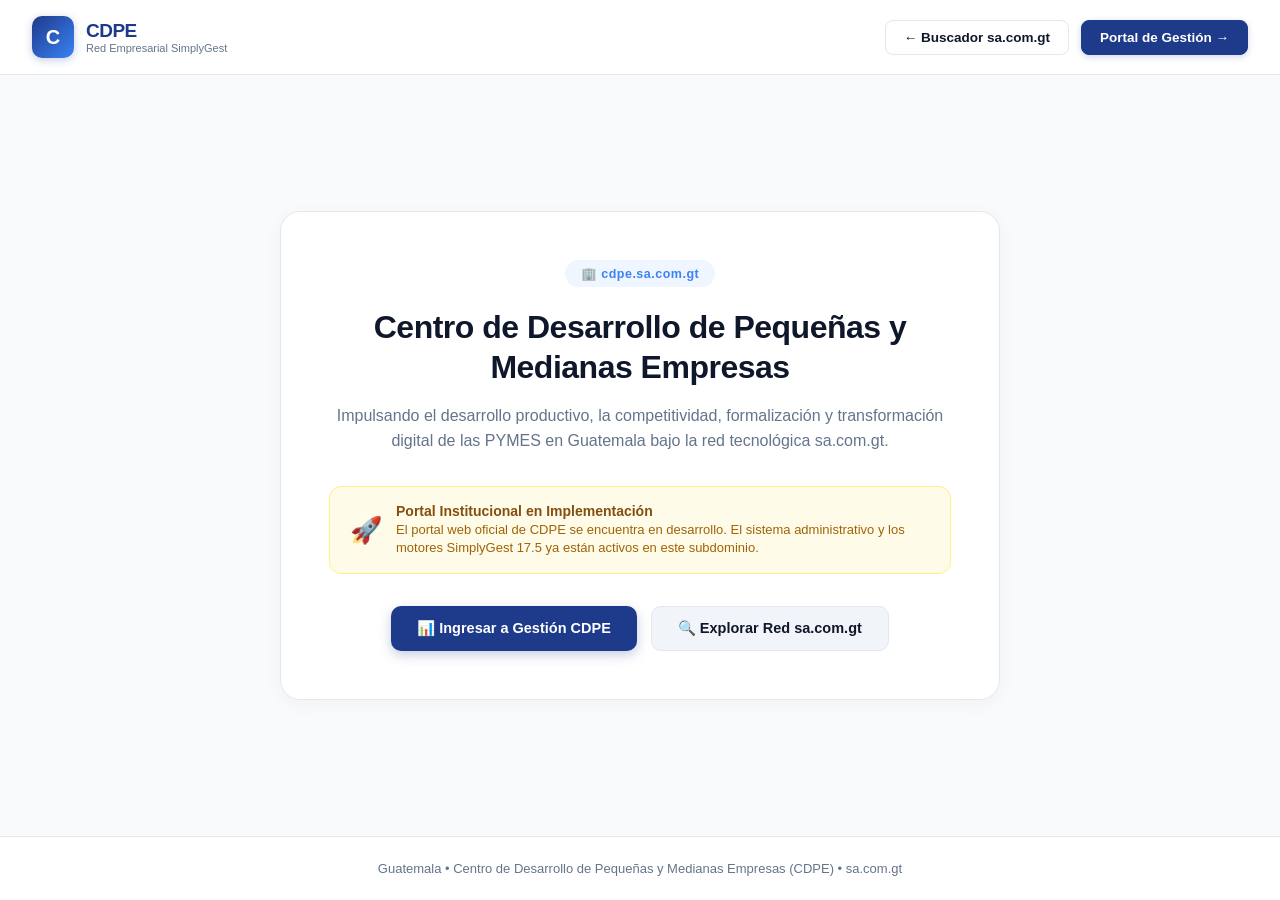
<file: web/cdpe.html>
<!DOCTYPE html>
<html lang="es">
<head>
<meta charset="UTF-8">
<meta name="viewport" content="width=device-width, initial-scale=1.0">
<title>CDPE &bull; Centro de Desarrollo de Pequeñas y Medianas Empresas</title>
<style>
  :root {
    --primary: #1e3a8a;
    --primary-light: #3b82f6;
    --accent: #d97706;
    --bg-page: #f8fafc;
    --text-main: #0f172a;
    --text-muted: #64748b;
    --border: #e2e8f0;
    --card-bg: #ffffff;
  }
  * { box-sizing: border-box; margin: 0; padding: 0; font-family: -apple-system, BlinkMacSystemFont, "Segoe UI", Roboto, Arial, sans-serif; }
  
  body {
    background: var(--bg-page);
    color: var(--text-main);
    min-height: 100vh;
    display: flex;
    flex-direction: column;
  }

  header {
    background: #ffffff;
    border-bottom: 1px solid var(--border);
    padding: 16px 32px;
    display: flex;
    justify-content: space-between;
    align-items: center;
  }
  .brand {
    display: flex;
    align-items: center;
    gap: 12px;
    text-decoration: none;
  }
  .brand-logo {
    width: 42px;
    height: 42px;
    background: linear-gradient(135deg, var(--primary), var(--primary-light));
    color: #ffffff;
    font-weight: 900;
    font-size: 20px;
    display: flex;
    align-items: center;
    justify-content: center;
    border-radius: 10px;
    box-shadow: 0 2px 8px rgba(30, 58, 138, 0.25);
  }
  .brand-title {
    font-size: 19px;
    font-weight: 800;
    color: var(--primary);
    letter-spacing: -0.5px;
  }
  .brand-subtitle {
    font-size: 11px;
    font-weight: 500;
    color: var(--text-muted);
  }

  .nav-actions {
    display: flex;
    gap: 12px;
    align-items: center;
  }
  .nav-btn {
    padding: 9px 18px;
    border-radius: 8px;
    font-size: 13.5px;
    font-weight: 600;
    text-decoration: none;
    transition: all 0.2s;
  }
  .btn-outline {
    background: transparent;
    border: 1px solid var(--border);
    color: var(--text-main);
  }
  .btn-outline:hover {
    background: #f1f5f9;
  }
  .btn-primary {
    background: var(--primary);
    border: 1px solid var(--primary);
    color: #ffffff;
    box-shadow: 0 2px 6px rgba(30, 58, 138, 0.2);
  }
  .btn-primary:hover {
    background: #172554;
  }

  main {
    flex: 1;
    display: flex;
    align-items: center;
    justify-content: center;
    padding: 60px 20px;
  }
  .hero-card {
    background: var(--card-bg);
    max-width: 720px;
    width: 100%;
    border-radius: 20px;
    border: 1px solid var(--border);
    padding: 48px;
    box-shadow: 0 4px 20px rgba(0, 0, 0, 0.04);
    text-align: center;
  }
  .badge-tag {
    display: inline-block;
    padding: 6px 16px;
    background: #eff6ff;
    color: var(--primary-light);
    border-radius: 9999px;
    font-size: 12.5px;
    font-weight: 700;
    margin-bottom: 20px;
    letter-spacing: 0.5px;
  }
  h1 {
    font-size: 32px;
    font-weight: 800;
    color: var(--text-main);
    line-height: 1.25;
    margin-bottom: 16px;
    letter-spacing: -0.5px;
  }
  p.lead {
    font-size: 16px;
    color: var(--text-muted);
    line-height: 1.6;
    margin-bottom: 32px;
  }

  .status-notice {
    background: #fefce8;
    border: 1px solid #fef08a;
    border-radius: 12px;
    padding: 16px 20px;
    margin-bottom: 32px;
    display: flex;
    align-items: center;
    gap: 14px;
    text-align: left;
  }
  .status-icon {
    font-size: 26px;
  }
  .status-text h4 {
    font-size: 14px;
    font-weight: 700;
    color: #854d0e;
    margin-bottom: 2px;
  }
  .status-text p {
    font-size: 13px;
    color: #a16207;
    line-height: 1.4;
  }

  .cta-group {
    display: flex;
    gap: 14px;
    justify-content: center;
    flex-wrap: wrap;
  }
  .cta-btn {
    padding: 13px 26px;
    border-radius: 10px;
    font-size: 14.5px;
    font-weight: 600;
    text-decoration: none;
    transition: all 0.2s;
    display: inline-flex;
    align-items: center;
    gap: 8px;
  }
  .cta-main {
    background: var(--primary);
    color: #ffffff;
    box-shadow: 0 4px 12px rgba(30, 58, 138, 0.25);
  }
  .cta-main:hover {
    background: #172554;
    transform: translateY(-1px);
  }
  .cta-secondary {
    background: #f1f5f9;
    color: var(--text-main);
    border: 1px solid var(--border);
  }
  .cta-secondary:hover {
    background: #e2e8f0;
  }

  footer {
    background: #ffffff;
    border-top: 1px solid var(--border);
    padding: 24px;
    text-align: center;
    font-size: 13px;
    color: var(--text-muted);
  }
</style>
</head>
<body>

<header>
  <a href="/" class="brand">
    <div class="brand-logo">C</div>
    <div>
      <div class="brand-title">CDPE</div>
      <div class="brand-subtitle">Red Empresarial SimplyGest</div>
    </div>
  </a>
  <div class="nav-actions">
    <a href="https://sa.com.gt" class="nav-btn btn-outline">&larr; Buscador sa.com.gt</a>
    <a href="/gestion" class="nav-btn btn-primary">Portal de Gestión &rarr;</a>
  </div>
</header>

<main>
  <div class="hero-card">
    <div class="badge-tag">🏢 cdpe.sa.com.gt</div>
    <h1>Centro de Desarrollo de Pequeñas y Medianas Empresas</h1>
    <p class="lead">
      Impulsando el desarrollo productivo, la competitividad, formalización y transformación digital de las PYMES en Guatemala bajo la red tecnológica sa.com.gt.
    </p>

    <div class="status-notice">
      <div class="status-icon">🚀</div>
      <div class="status-text">
        <h4>Portal Institucional en Implementación</h4>
        <p>El portal web oficial de CDPE se encuentra en desarrollo. El sistema administrativo y los motores SimplyGest 17.5 ya están activos en este subdominio.</p>
      </div>
    </div>

    <div class="cta-group">
      <a href="/gestion" class="cta-btn cta-main">
        <span>📊 Ingresar a Gestión CDPE</span>
      </a>
      <a href="https://sa.com.gt" class="cta-btn cta-secondary">
        <span>🔍 Explorar Red sa.com.gt</span>
      </a>
    </div>
  </div>
</main>

<footer>
  Guatemala &bull; Centro de Desarrollo de Pequeñas y Medianas Empresas (CDPE) &bull; sa.com.gt
</footer>

</body>
</html>
</file>
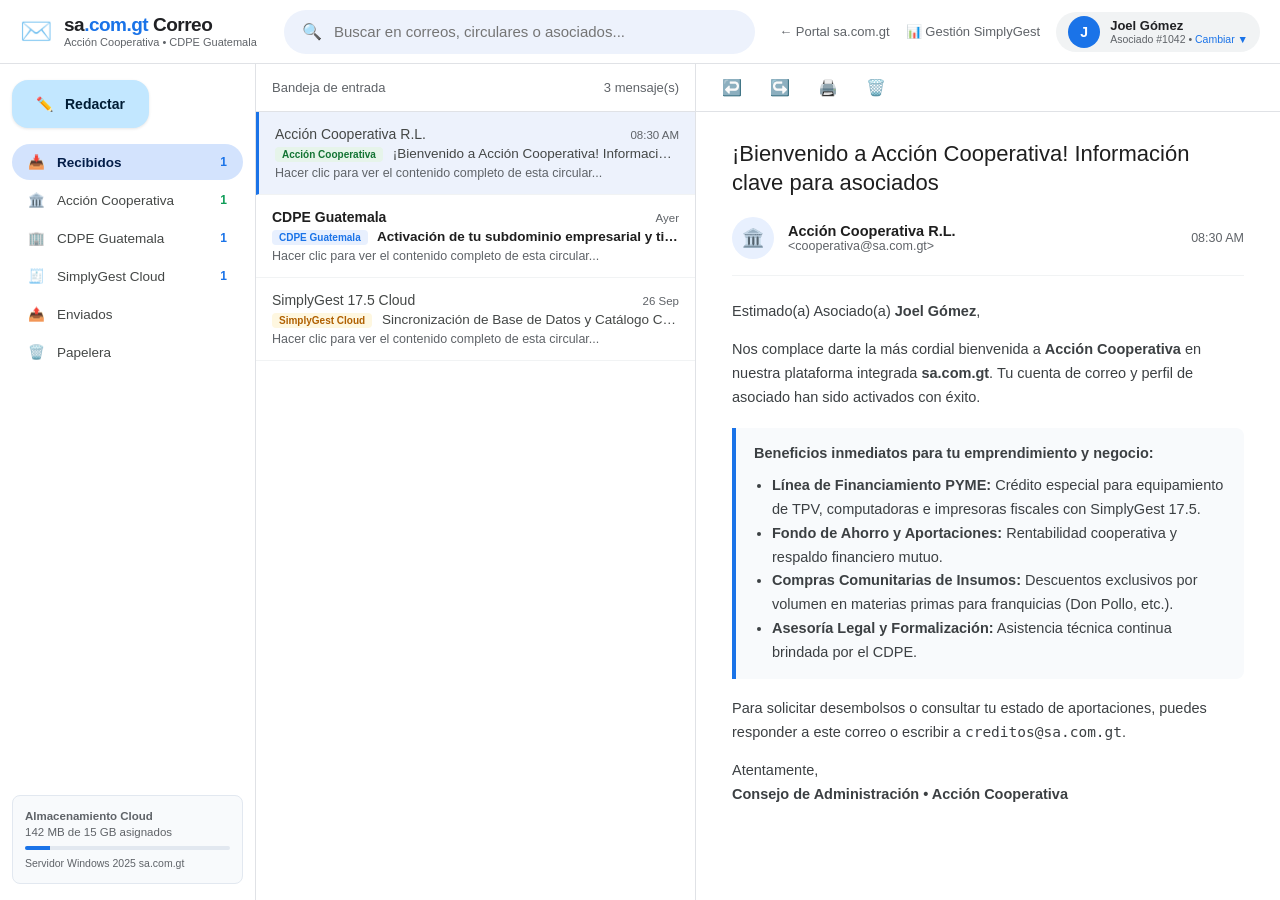
<file: web/correo.html>
<!DOCTYPE html>
<html lang="es">
<head>
<meta charset="UTF-8">
<meta name="viewport" content="width=device-width, initial-scale=1.0">
<title>Correo Cooperativo &bull; sa.com.gt</title>
<style>
  :root {
    --g-bg: #f6f8fc;
    --g-sidebar-bg: #ffffff;
    --g-text: #202124;
    --g-subtext: #5f6368;
    --g-border: #e0e2e6;
    --g-blue: #1a73e8;
    --g-blue-hover: #1557b0;
    --g-blue-light: #c2e7ff;
    --g-blue-light-hover: #b3d7f3;
    --coop-green: #0f9d58;
    --coop-gold: #f29900;
  }

  * { box-sizing: border-box; margin: 0; padding: 0; }
  body {
    font-family: -apple-system, BlinkMacSystemFont, "Segoe UI", Roboto, "Google Sans", "Helvetica Neue", Arial, sans-serif;
    background: var(--g-bg);
    color: var(--g-text);
    height: 100vh;
    display: flex;
    flex-direction: column;
    overflow: hidden;
  }

  /* Top Navbar (Gmail / Workspace Style) */
  header {
    height: 64px;
    background: #ffffff;
    border-bottom: 1px solid var(--g-border);
    display: flex;
    align-items: center;
    padding: 0 20px;
    gap: 24px;
  }
  .brand-group {
    display: flex;
    align-items: center;
    gap: 12px;
    min-width: 240px;
    text-decoration: none;
    color: var(--g-text);
  }
  .brand-logo-icon {
    font-size: 26px;
  }
  .brand-text {
    display: flex;
    flex-direction: column;
  }
  .brand-title {
    font-size: 19px;
    font-weight: 600;
    letter-spacing: -0.5px;
    color: var(--g-text);
    line-height: 1.1;
  }
  .brand-title span { color: var(--g-blue); }
  .brand-sub {
    font-size: 11px;
    color: var(--g-subtext);
    font-weight: 500;
  }

  /* Search in Mail */
  .mail-search-box {
    flex: 1;
    max-width: 680px;
    height: 44px;
    background: #edf2fc;
    border-radius: 24px;
    display: flex;
    align-items: center;
    padding: 0 18px;
    gap: 12px;
    transition: background 0.15s, box-shadow 0.15s;
  }
  .mail-search-box:focus-within {
    background: #ffffff;
    box-shadow: 0 1px 4px rgba(0,0,0,0.18);
  }
  .search-input {
    flex: 1;
    background: transparent;
    border: none;
    outline: none;
    font-size: 15px;
    color: var(--g-text);
  }

  /* Header Right */
  .header-right {
    margin-left: auto;
    display: flex;
    align-items: center;
    gap: 16px;
  }
  .user-badge {
    display: flex;
    align-items: center;
    gap: 10px;
    padding: 4px 12px;
    border-radius: 20px;
    background: #f1f3f4;
    font-size: 13px;
    font-weight: 500;
    position: relative;
    user-select: none;
  }
  .user-dropdown-menu {
    position: absolute;
    top: calc(100% + 8px);
    right: 0;
    width: 290px;
    background: #ffffff;
    border: 1px solid var(--g-border);
    border-radius: 12px;
    box-shadow: 0 6px 20px rgba(0,0,0,0.15);
    z-index: 1000;
    display: none;
    padding: 8px 0;
  }
  .user-dropdown-menu.open { display: block; }
  .user-menu-header {
    font-size: 11px;
    font-weight: 700;
    color: var(--g-subtext);
    padding: 6px 16px 8px 16px;
    text-transform: uppercase;
    letter-spacing: 0.5px;
    border-bottom: 1px solid #f1f3f4;
  }
  .user-menu-item {
    display: flex;
    align-items: center;
    gap: 12px;
    padding: 10px 16px;
    cursor: pointer;
    transition: background 0.1s;
  }
  .user-menu-item:hover { background: #f8fafd; }
  .user-menu-item.active { background: #edf2fc; }
  .item-avatar {
    width: 32px;
    height: 32px;
    border-radius: 50%;
    color: #fff;
    display: flex;
    align-items: center;
    justify-content: center;
    font-size: 14px;
    font-weight: 700;
    flex-shrink: 0;
  }
  .item-name { font-size: 13px; font-weight: 600; color: var(--g-text); }
  .item-email { font-size: 11.5px; color: var(--g-subtext); }
  .nav-back-link {
    color: var(--g-subtext);
    text-decoration: none;
    font-size: 13px;
    font-weight: 500;
  }
  .nav-back-link:hover { color: var(--g-blue); text-decoration: underline; }

  /* Main Workspace Layout */
  .app-workspace {
    flex: 1;
    display: flex;
    overflow: hidden;
  }

  /* Left Sidebar */
  aside {
    width: 256px;
    background: #ffffff;
    border-right: 1px solid var(--g-border);
    padding: 16px 12px;
    display: flex;
    flex-direction: column;
    gap: 16px;
  }
  .btn-compose {
    background: var(--g-blue-light);
    color: #001d35;
    border: none;
    border-radius: 16px;
    padding: 16px 24px;
    font-size: 14px;
    font-weight: 600;
    display: inline-flex;
    align-items: center;
    gap: 12px;
    cursor: pointer;
    box-shadow: 0 1px 3px rgba(0,0,0,0.1);
    transition: background 0.15s, box-shadow 0.15s;
    width: fit-content;
  }
  .btn-compose:hover {
    background: var(--g-blue-light-hover);
    box-shadow: 0 2px 6px rgba(0,0,0,0.15);
  }

  .folders-list {
    list-style: none;
    display: flex;
    flex-direction: column;
    gap: 2px;
  }
  .folder-item {
    display: flex;
    align-items: center;
    justify-content: space-between;
    padding: 10px 16px;
    border-radius: 20px;
    font-size: 13.5px;
    font-weight: 500;
    color: #444746;
    cursor: pointer;
    transition: background 0.15s;
    user-select: none;
  }
  .folder-item:hover { background: #f2f2f2; }
  .folder-item.active {
    background: #d3e3fd;
    color: #041e49;
    font-weight: 600;
  }
  .folder-label {
    display: flex;
    align-items: center;
    gap: 12px;
  }
  .folder-badge {
    background: transparent;
    font-size: 12px;
    font-weight: 700;
    color: var(--g-blue);
  }

  .sidebar-quota {
    margin-top: auto;
    padding: 12px;
    background: #f8fafc;
    border: 1px solid #e2e8f0;
    border-radius: 8px;
    font-size: 11.5px;
    color: var(--g-subtext);
    line-height: 1.4;
  }
  .quota-bar-track {
    width: 100%;
    height: 4px;
    background: #e2e8f0;
    border-radius: 2px;
    margin-top: 6px;
    overflow: hidden;
  }
  .quota-bar-fill {
    width: 12%;
    height: 100%;
    background: var(--g-blue);
  }

  /* Center: Message List Column (420px) */
  .mail-list-panel {
    width: 440px;
    background: #ffffff;
    border-right: 1px solid var(--g-border);
    display: flex;
    flex-direction: column;
    overflow: hidden;
  }
  .list-toolbar {
    height: 48px;
    border-bottom: 1px solid var(--g-border);
    display: flex;
    align-items: center;
    justify-content: space-between;
    padding: 0 16px;
    font-size: 13px;
    color: var(--g-subtext);
    background: #ffffff;
  }
  .mail-items-container {
    flex: 1;
    overflow-y: auto;
  }
  .mail-item {
    padding: 14px 16px;
    border-bottom: 1px solid #f1f3f4;
    cursor: pointer;
    transition: background 0.15s;
    position: relative;
  }
  .mail-item:hover { background: #f8fafd; }
  .mail-item.selected {
    background: #edf2fc;
    border-left: 3px solid var(--g-blue);
  }
  .mail-item.unread .mail-item-sender {
    font-weight: 700;
    color: #1f1f1f;
  }
  .mail-item.unread .mail-item-subject {
    font-weight: 700;
    color: #1f1f1f;
  }
  .mail-item-header {
    display: flex;
    justify-content: space-between;
    align-items: baseline;
    margin-bottom: 4px;
  }
  .mail-item-sender {
    font-size: 14px;
    color: #444746;
  }
  .mail-item-time {
    font-size: 11.5px;
    color: var(--g-subtext);
  }
  .mail-item-subject {
    font-size: 13.5px;
    color: #444746;
    margin-bottom: 4px;
    white-space: nowrap;
    overflow: hidden;
    text-overflow: ellipsis;
  }
  .mail-item-snippet {
    font-size: 12.5px;
    color: var(--g-subtext);
    white-space: nowrap;
    overflow: hidden;
    text-overflow: ellipsis;
  }
  .tag-pill {
    display: inline-block;
    padding: 2px 7px;
    border-radius: 4px;
    font-size: 10px;
    font-weight: 700;
    margin-right: 6px;
  }
  .tag-coop { background: #e6f4ea; color: #137333; }
  .tag-cdpe { background: #e8f0fe; color: #1a73e8; }
  .tag-system { background: #fef7e0; color: #b06000; }

  /* Right: Message Detail Viewer */
  .mail-viewer-panel {
    flex: 1;
    background: #ffffff;
    display: flex;
    flex-direction: column;
    overflow: hidden;
  }
  .viewer-toolbar {
    height: 48px;
    border-bottom: 1px solid var(--g-border);
    display: flex;
    align-items: center;
    gap: 16px;
    padding: 0 20px;
  }
  .tool-btn {
    background: transparent;
    border: none;
    font-size: 16px;
    color: #5f6368;
    cursor: pointer;
    padding: 6px;
    border-radius: 50%;
  }
  .tool-btn:hover { background: #f1f3f4; color: #202124; }
  .viewer-content {
    flex: 1;
    overflow-y: auto;
    padding: 28px 36px;
  }
  .viewer-subject {
    font-size: 22px;
    font-weight: 500;
    color: #1f1f1f;
    margin-bottom: 20px;
    line-height: 1.3;
  }
  .viewer-meta {
    display: flex;
    align-items: center;
    gap: 14px;
    margin-bottom: 24px;
    padding-bottom: 16px;
    border-bottom: 1px solid #f1f3f4;
  }
  .viewer-avatar {
    width: 42px;
    height: 42px;
    border-radius: 50%;
    background: #e8f0fe;
    color: var(--g-blue);
    display: flex;
    align-items: center;
    justify-content: center;
    font-size: 18px;
    font-weight: 700;
  }
  .viewer-author-name {
    font-size: 14.5px;
    font-weight: 600;
    color: #1f1f1f;
  }
  .viewer-author-email {
    font-size: 12.5px;
    color: var(--g-subtext);
  }
  .viewer-date {
    margin-left: auto;
    font-size: 12.5px;
    color: var(--g-subtext);
  }
  .viewer-body {
    font-size: 14.5px;
    line-height: 1.65;
    color: #3c4043;
  }
  .viewer-body p { margin-bottom: 14px; }
  .viewer-highlight-box {
    background: #f8fafc;
    border-left: 4px solid var(--g-blue);
    padding: 14px 18px;
    border-radius: 0 8px 8px 0;
    margin: 18px 0;
  }

  /* Compose Modal */
  .compose-modal {
    position: fixed;
    bottom: 0;
    right: 32px;
    width: 540px;
    background: #ffffff;
    border-radius: 12px 12px 0 0;
    box-shadow: 0 8px 24px rgba(0,0,0,0.24);
    display: none;
    flex-direction: column;
    z-index: 1000;
    overflow: hidden;
  }
  .compose-modal.open { display: flex; }
  .compose-header {
    background: #f2f6fc;
    padding: 12px 16px;
    display: flex;
    justify-content: space-between;
    align-items: center;
    font-size: 14px;
    font-weight: 600;
  }
  .compose-close {
    background: transparent;
    border: none;
    font-size: 18px;
    cursor: pointer;
    color: #5f6368;
  }
  .compose-field {
    padding: 10px 16px;
    border-bottom: 1px solid #f1f3f4;
    display: flex;
    align-items: center;
  }
  .compose-field label {
    width: 50px;
    font-size: 13px;
    color: var(--g-subtext);
  }
  .compose-input {
    flex: 1;
    border: none;
    outline: none;
    font-size: 14px;
    font-family: inherit;
  }
  .compose-body {
    flex: 1;
    min-height: 220px;
    padding: 16px;
    border: none;
    outline: none;
    font-size: 14px;
    font-family: inherit;
    resize: none;
  }
  .compose-footer {
    padding: 12px 16px;
    background: #ffffff;
    border-top: 1px solid #f1f3f4;
    display: flex;
    align-items: center;
    justify-content: space-between;
  }
  .btn-send {
    background: var(--g-blue);
    color: #ffffff;
    border: none;
    padding: 9px 24px;
    border-radius: 18px;
    font-size: 14px;
    font-weight: 600;
    cursor: pointer;
    transition: background 0.15s;
  }
  .btn-send:hover { background: var(--g-blue-hover); }

  /* Toast Notification */
  .toast {
    position: fixed;
    bottom: 24px;
    left: 24px;
    background: #323232;
    color: #ffffff;
    padding: 12px 24px;
    border-radius: 6px;
    font-size: 14px;
    display: none;
    box-shadow: 0 4px 12px rgba(0,0,0,0.25);
    z-index: 2000;
  }
  .toast.show { display: block; }
</style>
</head>
<body>

<!-- Header (Gmail / Google Workspace Aesthetic) -->
<header>
  <a href="https://sa.com.gt" class="brand-group">
    <div class="brand-logo-icon">✉️</div>
    <div class="brand-text">
      <div class="brand-title">sa<span>.com.gt</span> Correo</div>
      <div class="brand-sub">Acción Cooperativa &bull; CDPE Guatemala</div>
    </div>
  </a>

  <!-- Search Input -->
  <div class="mail-search-box">
    <span>🔍</span>
    <input type="text" id="txtSearchMail" class="search-input" placeholder="Buscar en correos, circulares o asociados..." oninput="filtrarCorreos()" />
  </div>

  <!-- User Account & Shortcuts -->
  <div class="header-right">
    <a href="https://sa.com.gt" class="nav-back-link">&larr; Portal sa.com.gt</a>
    <a href="/gestion" class="nav-back-link">📊 Gestión SimplyGest</a>

    <div class="user-badge" id="userBadgeBtn" onclick="toggleUserDropdown(event)" title="Hacer clic para cambiar cuenta de asociado">
      <div class="user-avatar" id="lblUserAvatar" style="background:#1a73e8; color:#fff; width:32px; height:32px; border-radius:50%; display:flex; align-items:center; justify-content:center; font-weight:600; font-size:14px;">J</div>
      <div>
        <div style="line-height:1.2; font-weight:600;" id="lblUserName">Joel Gómez</div>
        <div style="font-size:10.5px; color:var(--g-subtext);" id="lblUserRole">Asociado #1042 &bull; <span style="color:var(--g-blue);">Cambiar &#9660;</span></div>
      </div>

      <!-- Account Switcher Menu -->
      <div class="user-dropdown-menu" id="userDropdownMenu">
        <div class="user-menu-header">Cambiar cuenta de asociado:</div>
        <div class="user-menu-item active" id="acc-0" onclick="cambiarCuenta(0)">
          <div class="item-avatar" style="background:#1a73e8;">J</div>
          <div class="item-info">
            <div class="item-name">Joel Gómez (Asociado #1042)</div>
            <div class="item-email">asociado@sa.com.gt</div>
          </div>
        </div>
        <div class="user-menu-item" id="acc-1" onclick="cambiarCuenta(1)">
          <div class="item-avatar" style="background:#e37400;">🍗</div>
          <div class="item-info">
            <div class="item-name">Don Pollo Administración</div>
            <div class="item-email">donpollo@sa.com.gt</div>
          </div>
        </div>
        <div class="user-menu-item" id="acc-2" onclick="cambiarCuenta(2)">
          <div class="item-avatar" style="background:#1e3a8a;">🏢</div>
          <div class="item-info">
            <div class="item-name">Soporte Técnico CDPE</div>
            <div class="item-email">soporte@cdpe.sa.com.gt</div>
          </div>
        </div>
        <div class="user-menu-item" id="acc-3" onclick="cambiarCuenta(3)">
          <div class="item-avatar" style="background:#0f9d58;">🏛️</div>
          <div class="item-info">
            <div class="item-name">Oficialía Acción Cooperativa</div>
            <div class="item-email">cooperativa@sa.com.gt</div>
          </div>
        </div>
      </div>
    </div>
  </div>
</header>

<div class="app-workspace">
  <!-- Left Navigation Folders -->
  <aside>
    <button class="btn-compose" onclick="abrirRedaccion()">
      <span>✏️</span> Redactar
    </button>

    <ul class="folders-list">
      <li class="folder-item active" id="f-inbox" onclick="seleccionarCarpeta('inbox')">
        <span class="folder-label"><span>📥</span> Recibidos</span>
        <span class="folder-badge" id="badgeInbox">3</span>
      </li>
      <li class="folder-item" id="f-coop" onclick="seleccionarCarpeta('coop')">
        <span class="folder-label"><span>🏛️</span> Acción Cooperativa</span>
        <span class="folder-badge" style="color:var(--coop-green);">1</span>
      </li>
      <li class="folder-item" id="f-cdpe" onclick="seleccionarCarpeta('cdpe')">
        <span class="folder-label"><span>🏢</span> CDPE Guatemala</span>
        <span class="folder-badge">1</span>
      </li>
      <li class="folder-item" id="f-simplygest" onclick="seleccionarCarpeta('simplygest')">
        <span class="folder-label"><span>🧾</span> SimplyGest Cloud</span>
        <span class="folder-badge">1</span>
      </li>
      <li class="folder-item" id="f-sent" onclick="seleccionarCarpeta('sent')">
        <span class="folder-label"><span>📤</span> Enviados</span>
        <span class="folder-badge" id="badgeSent">0</span>
      </li>
      <li class="folder-item" id="f-trash" onclick="seleccionarCarpeta('trash')">
        <span class="folder-label"><span>🗑️</span> Papelera</span>
      </li>
    </ul>

    <div class="sidebar-quota">
      <div><strong>Almacenamiento Cloud</strong></div>
      <div>142 MB de 15 GB asignados</div>
      <div class="quota-bar-track">
        <div class="quota-bar-fill"></div>
      </div>
      <div style="margin-top:6px; font-size:10.5px;">Servidor Windows 2025 sa.com.gt</div>
    </div>
  </aside>

  <!-- Message List Column -->
  <div class="mail-list-panel">
    <div class="list-toolbar">
      <span id="lblFolderTitle">Bandeja de entrada</span>
      <span id="lblMsgCount">3 mensajes</span>
    </div>
    <div class="mail-items-container" id="mailList"></div>
  </div>

  <!-- Message Reader Column -->
  <div class="mail-viewer-panel" id="viewerPanel">
    <div class="viewer-toolbar">
      <button class="tool-btn" title="Responder" onclick="responderActual()">↩️</button>
      <button class="tool-btn" title="Reenviar" onclick="abrirRedaccion()">↪️</button>
      <button class="tool-btn" title="Imprimir" onclick="window.print()">🖨️</button>
      <button class="tool-btn" title="Eliminar" onclick="eliminarActual()">🗑️</button>
    </div>
    <div class="viewer-content">
      <div class="viewer-subject" id="viewSubject">Selecciona un mensaje para leerlo</div>
      <div class="viewer-meta" id="viewMeta" style="display:none;">
        <div class="viewer-avatar" id="viewAvatar">A</div>
        <div>
          <div class="viewer-author-name" id="viewAuthor">Autor</div>
          <div class="viewer-author-email" id="viewEmail">correo@sa.com.gt</div>
        </div>
        <div class="viewer-date" id="viewDate">Hoy</div>
      </div>
      <div class="viewer-body" id="viewBody">
        <p style="color:var(--g-subtext); text-align:center; margin-top:80px;">
          Haz clic en cualquier correo de la lista izquierda para visualizar su contenido completo.
        </p>
      </div>
    </div>
  </div>
</div>

<!-- Floating Compose Modal -->
<div class="compose-modal" id="composeModal">
  <div class="compose-header">
    <span>Mensaje nuevo</span>
    <button class="compose-close" onclick="cerrarRedaccion()">&times;</button>
  </div>
  <div class="compose-field">
    <label for="compTo">Para:</label>
    <input type="email" id="compTo" class="compose-input" placeholder="destinatario@sa.com.gt" value="cooperativa@sa.com.gt" />
  </div>
  <div class="compose-field">
    <label for="compSubject">Asunto:</label>
    <input type="text" id="compSubject" class="compose-input" placeholder="Asunto del mensaje..." />
  </div>
  <textarea id="compBody" class="compose-body" placeholder="Escribe tu mensaje aquí..."></textarea>
  <div class="compose-footer">
    <button class="btn-send" onclick="enviarMensaje()">Enviar mensaje</button>
    <span style="font-size:12px; color:var(--g-subtext);">Cifrado TLS sa.com.gt</span>
  </div>
</div>

<!-- Toast -->
<div class="toast" id="toast">Mensaje enviado con éxito</div>

<script>
  let carpetaActual = 'inbox';
  let correoActualId = null;

  // Initial Mailbox Dataset
  let correos = [
    {
      id: 1,
      carpeta: 'inbox',
      categoria: 'coop',
      tagClass: 'tag-coop',
      tagText: 'Acción Cooperativa',
      de: 'Acción Cooperativa R.L.',
      email: 'cooperativa@sa.com.gt',
      avatar: '🏛️',
      asunto: '¡Bienvenido a Acción Cooperativa! Información clave para asociados',
      fecha: '08:30 AM',
      unread: true,
      cuerpo: `
        <p>Estimado(a) Asociado(a) <strong>Joel Gómez</strong>,</p>
        <p>Nos complace darte la más cordial bienvenida a <strong>Acción Cooperativa</strong> en nuestra plataforma integrada <strong>sa.com.gt</strong>. Tu cuenta de correo y perfil de asociado han sido activados con éxito.</p>
        <div class="viewer-highlight-box">
          <strong>Beneficios inmediatos para tu emprendimiento y negocio:</strong>
          <ul style="margin-top:8px; padding-left:18px;">
            <li><strong>Línea de Financiamiento PYME:</strong> Crédito especial para equipamiento de TPV, computadoras e impresoras fiscales con SimplyGest 17.5.</li>
            <li><strong>Fondo de Ahorro y Aportaciones:</strong> Rentabilidad cooperativa y respaldo financiero mutuo.</li>
            <li><strong>Compras Comunitarias de Insumos:</strong> Descuentos exclusivos por volumen en materias primas para franquicias (Don Pollo, etc.).</li>
            <li><strong>Asesoría Legal y Formalización:</strong> Asistencia técnica continua brindada por el CDPE.</li>
          </ul>
        </div>
        <p>Para solicitar desembolsos o consultar tu estado de aportaciones, puedes responder a este correo o escribir a <code>creditos@sa.com.gt</code>.</p>
        <p>Atentamente,<br><strong>Consejo de Administración &bull; Acción Cooperativa</strong></p>
      `
    },
    {
      id: 2,
      carpeta: 'inbox',
      categoria: 'cdpe',
      tagClass: 'tag-cdpe',
      tagText: 'CDPE Guatemala',
      de: 'CDPE Guatemala',
      email: 'soporte@cdpe.sa.com.gt',
      avatar: '🏢',
      asunto: 'Activación de tu subdominio empresarial y tienda e-commerce en la nube',
      fecha: 'Ayer',
      unread: true,
      cuerpo: `
        <p>Estimado Asociado,</p>
        <p>El <strong>Centro de Desarrollo de Pequeñas y Medianas Empresas (CDPE)</strong> te informa que la infraestructura de tu subdominio <strong>.sa.com.gt</strong> ha sido configurada satisfactoriamente con certificado de seguridad SSL oficial de Let's Encrypt.</p>
        <div class="viewer-highlight-box">
          <strong>Servicios activos en tu subdominio:</strong>
          <ul style="margin-top:8px; padding-left:18px;">
            <li><strong>Tienda Online:</strong> Catálogo con sincronización de precios y pedidos directos a WhatsApp.</li>
            <li><strong>Portal de Gestión:</strong> Control multi-ejercicio fiscal (2025, 2026, 2027) con motor DBISAM.</li>
            <li><strong>Cuentas de Correo Corporativas:</strong> Comunicación oficial para tus colaboradores bajo el dominio <code>sa.com.gt</code>.</li>
          </ul>
        </div>
        <p>Cualquier consulta técnica puedes canalizarla a través de este buzón institucional.</p>
        <p>Cordialmente,<br><strong>Equipo Técnico CDPE</strong></p>
      `
    },
    {
      id: 3,
      carpeta: 'inbox',
      categoria: 'simplygest',
      tagClass: 'tag-system',
      tagText: 'SimplyGest Cloud',
      de: 'SimplyGest 17.5 Cloud',
      email: 'sistema@sa.com.gt',
      avatar: '🧾',
      asunto: 'Sincronización de Base de Datos y Catálogo Comercial Don Pollo',
      fecha: '26 Sep',
      unread: false,
      cuerpo: `
        <p>Notificación automática del servidor SimplyGest Cloud:</p>
        <p>Se ha completado con éxito la indexación de artículos y precios del catálogo Don Pollo en el motor de búsqueda universal <strong>sa.com.gt</strong>.</p>
        <div class="viewer-highlight-box">
          <strong>Resumen de catálogo sincronizado:</strong>
          <p>Combos familiares, piezas individuales, papas y bebidas frías se encuentran activos con disponibilidad de entrega inmediata.</p>
        </div>
        <p>Los datos han sido validados directamente en las tablas nativas DBISAM de la Empresa 1 (Ejercicio 2026).</p>
      `
    }
  ];

  function renderListaCorreos() {
    const listEl = document.getElementById('mailList');
    listEl.innerHTML = '';

    const filtroTexto = document.getElementById('txtSearchMail').value.toLowerCase().trim();

    const filtrados = correos.filter(c => {
      // Filtro de carpeta
      if (carpetaActual === 'inbox' && c.carpeta !== 'inbox') return false;
      if (carpetaActual === 'coop' && c.categoria !== 'coop') return false;
      if (carpetaActual === 'cdpe' && c.categoria !== 'cdpe') return false;
      if (carpetaActual === 'simplygest' && c.categoria !== 'simplygest') return false;
      if (carpetaActual === 'sent' && c.carpeta !== 'sent') return false;
      if (carpetaActual === 'trash' && c.carpeta !== 'trash') return false;

      // Filtro de búsqueda
      if (filtroTexto) {
        return c.asunto.toLowerCase().includes(filtroTexto) ||
               c.de.toLowerCase().includes(filtroTexto) ||
               c.email.toLowerCase().includes(filtroTexto);
      }
      return true;
    });

    document.getElementById('lblMsgCount').innerText = `${filtrados.length} mensaje(s)`;

    if (filtrados.length === 0) {
      listEl.innerHTML = '<div style="padding:40px 20px; text-align:center; color:var(--g-subtext); font-size:13.5px;">No hay mensajes en esta bandeja</div>';
      return;
    }

    filtrados.forEach(c => {
      const item = document.createElement('div');
      item.className = `mail-item ${c.unread ? 'unread' : ''} ${c.id === correoActualId ? 'selected' : ''}`;
      item.onclick = () => verCorreo(c.id);

      item.innerHTML = `
        <div class="mail-item-header">
          <span class="mail-item-sender">${c.de}</span>
          <span class="mail-item-time">${c.fecha}</span>
        </div>
        <div class="mail-item-subject">
          <span class="tag-pill ${c.tagClass}">${c.tagText}</span>
          ${c.asunto}
        </div>
        <div class="mail-item-snippet">Hacer clic para ver el contenido completo de esta circular...</div>
      `;
      listEl.appendChild(item);
    });

    // Auto-select first if none selected
    if (!correoActualId && filtrados.length > 0) {
      verCorreo(filtrados[0].id);
    }
  }

  function verCorreo(id) {
    correoActualId = id;
    const c = correos.find(item => item.id === id);
    if (!c) return;

    c.unread = false;
    actualizarBadges();

    document.getElementById('viewSubject').innerText = c.asunto;
    document.getElementById('viewAuthor').innerText = c.de;
    document.getElementById('viewEmail').innerText = `<${c.email}>`;
    document.getElementById('viewAvatar').innerText = c.avatar || '✉️';
    document.getElementById('viewDate').innerText = c.fecha;
    document.getElementById('viewMeta').style.display = 'flex';
    document.getElementById('viewBody').innerHTML = c.cuerpo;

    renderListaCorreos();
  }

  function seleccionarCarpeta(carpeta) {
    carpetaActual = carpeta;
    document.querySelectorAll('.folder-item').forEach(el => el.classList.remove('active'));
    const target = document.getElementById('f-' + carpeta);
    if (target) target.classList.add('active');

    const titulos = {
      inbox: 'Bandeja de entrada',
      coop: 'Acción Cooperativa • Circulares',
      cdpe: 'CDPE Guatemala • Comunicados',
      simplygest: 'SimplyGest Cloud • Notificaciones',
      sent: 'Mensajes enviados',
      trash: 'Papelera'
    };
    document.getElementById('lblFolderTitle').innerText = titulos[carpeta] || 'Mensajes';
    renderListaCorreos();
  }

  function filtrarCorreos() {
    renderListaCorreos();
  }

  function abrirRedaccion(destinatario = '', asuntoPre = '') {
    if (destinatario) document.getElementById('compTo').value = destinatario;
    if (asuntoPre) document.getElementById('compSubject').value = asuntoPre;
    document.getElementById('composeModal').classList.add('open');
    document.getElementById('compBody').focus();
  }

  function cerrarRedaccion() {
    document.getElementById('composeModal').classList.remove('open');
  }

  const cuentas = [
    { nombre: 'Joel Gómez', rol: 'Asociado #1042', email: 'asociado@sa.com.gt', avatar: 'J', color: '#1a73e8' },
    { nombre: 'Don Pollo Admón.', rol: 'Franquicia #1', email: 'donpollo@sa.com.gt', avatar: '🍗', color: '#e37400' },
    { nombre: 'Soporte CDPE', rol: 'Centro Empresarial', email: 'soporte@cdpe.sa.com.gt', avatar: '🏢', color: '#1e3a8a' },
    { nombre: 'Acción Cooperativa', rol: 'Oficialía Mayor', email: 'cooperativa@sa.com.gt', avatar: '🏛️', color: '#0f9d58' }
  ];
  let cuentaActivaIdx = 0;

  function toggleUserDropdown(e) {
    e.stopPropagation();
    const m = document.getElementById('userDropdownMenu');
    if (m) m.classList.toggle('open');
  }

  document.addEventListener('click', () => {
    const m = document.getElementById('userDropdownMenu');
    if (m) m.classList.remove('open');
  });

  function cambiarCuenta(idx) {
    cuentaActivaIdx = idx;
    const c = cuentas[idx];
    document.getElementById('lblUserName').innerText = c.nombre;
    document.getElementById('lblUserRole').innerHTML = `${c.rol} &bull; <span style="color:var(--g-blue);">Cambiar &#9660;</span>`;
    const av = document.getElementById('lblUserAvatar');
    av.innerText = c.avatar;
    av.style.background = c.color;

    document.querySelectorAll('.user-menu-item').forEach((el, i) => {
      el.classList.toggle('active', i === idx);
    });

    const m = document.getElementById('userDropdownMenu');
    if (m) m.classList.remove('open');

    cargarCorreos();
  }

  function guardarCorreos() {
    try {
      localStorage.setItem('sg_correos_' + cuentaActivaIdx, JSON.stringify(correos));
    } catch (e) {}
  }

  function cargarCorreos() {
    try {
      const saved = localStorage.getItem('sg_correos_' + cuentaActivaIdx);
      if (saved) {
        correos = JSON.parse(saved);
      }
    } catch (e) {}
    actualizarBadges();
    renderListaCorreos();
  }

  function enviarMensaje() {
    const to = document.getElementById('compTo').value.trim();
    const subj = document.getElementById('compSubject').value.trim() || 'Sin asunto';
    const body = document.getElementById('compBody').value.trim();

    if (!to) {
      alert('Por favor especifica un destinatario.');
      return;
    }

    const remitente = cuentas[cuentaActivaIdx];
    const nuevo = {
      id: Date.now(),
      carpeta: 'sent',
      categoria: 'general',
      tagClass: 'tag-cdpe',
      tagText: 'Enviado',
      de: `${remitente.nombre} (${remitente.rol})`,
      email: remitente.email,
      avatar: remitente.avatar,
      asunto: subj,
      fecha: 'Ahora',
      unread: false,
      cuerpo: `<p><strong>Para:</strong> ${to}</p><p>${body.replace(/\n/g, '<br>')}</p>`
    };

    correos.unshift(nuevo);
    guardarCorreos();
    actualizarBadges();
    cerrarRedaccion();

    // Show toast
    const toast = document.getElementById('toast');
    toast.innerText = 'Mensaje enviado con éxito por ' + remitente.email;
    toast.classList.add('show');
    setTimeout(() => toast.classList.remove('show'), 3500);

    // Reset fields
    document.getElementById('compSubject').value = '';
    document.getElementById('compBody').value = '';

    if (carpetaActual === 'sent') {
      renderListaCorreos();
    }

    // Auto-responder simulation for cooperative & CDPE
    const lowerTo = to.toLowerCase();
    if (lowerTo.includes('coop') || lowerTo.includes('cdpe') || lowerTo.includes('credito') || lowerTo.includes('soporte')) {
      const isCoop = lowerTo.includes('coop') || lowerTo.includes('credito');
      setTimeout(() => {
        const resp = {
          id: Date.now() + 1,
          carpeta: 'inbox',
          categoria: isCoop ? 'coop' : 'cdpe',
          tagClass: isCoop ? 'tag-coop' : 'tag-cdpe',
          tagText: isCoop ? 'Acción Cooperativa' : 'CDPE Guatemala',
          de: isCoop ? 'Acción Cooperativa R.L.' : 'CDPE Guatemala',
          email: to,
          avatar: isCoop ? '🏛️' : '🏢',
          asunto: 'Re: ' + subj,
          fecha: 'Ahora',
          unread: true,
          cuerpo: `
            <p>Estimado(a) <strong>${remitente.nombre}</strong>,</p>
            <p>Confirmamos la recepción de su comunicación respecto a: <strong>"${subj}"</strong>.</p>
            <div class="viewer-highlight-box">
              <strong>Estado del trámite: Radicado bajo expediente de atención inmediata.</strong>
              <p style="margin-top:6px;">Un oficial de crédito o asesor técnico del CDPE revisará su requerimiento en un plazo máximo de 24 horas hábiles. Para consultas o seguimiento urgente, puede escribir directamente a WhatsApp al <strong>+502 4555-0004</strong>.</p>
            </div>
            <p>Atentamente,<br><strong>Mesa de Atención al Asociado &bull; sa.com.gt</strong></p>
          `
        };
        correos.unshift(resp);
        guardarCorreos();
        actualizarBadges();
        renderListaCorreos();

        const toastIn = document.getElementById('toast');
        toastIn.innerText = 'Nuevo mensaje recibido de ' + resp.de;
        toastIn.classList.add('show');
        setTimeout(() => toastIn.classList.remove('show'), 4000);
      }, 3500);
    }
  }

  function responderActual() {
    const c = correos.find(item => item.id === correoActualId);
    if (c) {
      abrirRedaccion(c.email, 'Re: ' + c.asunto);
    }
  }

  function eliminarActual() {
    const c = correos.find(item => item.id === correoActualId);
    if (c) {
      c.carpeta = 'trash';
      guardarCorreos();
      actualizarBadges();
      renderListaCorreos();
    }
  }

  function actualizarBadges() {
    const unreadInbox = correos.filter(c => c.carpeta === 'inbox' && c.unread).length;
    document.getElementById('badgeInbox').innerText = unreadInbox || '';
    const sentCount = correos.filter(c => c.carpeta === 'sent').length;
    document.getElementById('badgeSent').innerText = sentCount || '';
  }

  window.addEventListener('DOMContentLoaded', () => {
    cargarCorreos();
  });
</script>
</body>
</html>
</file>
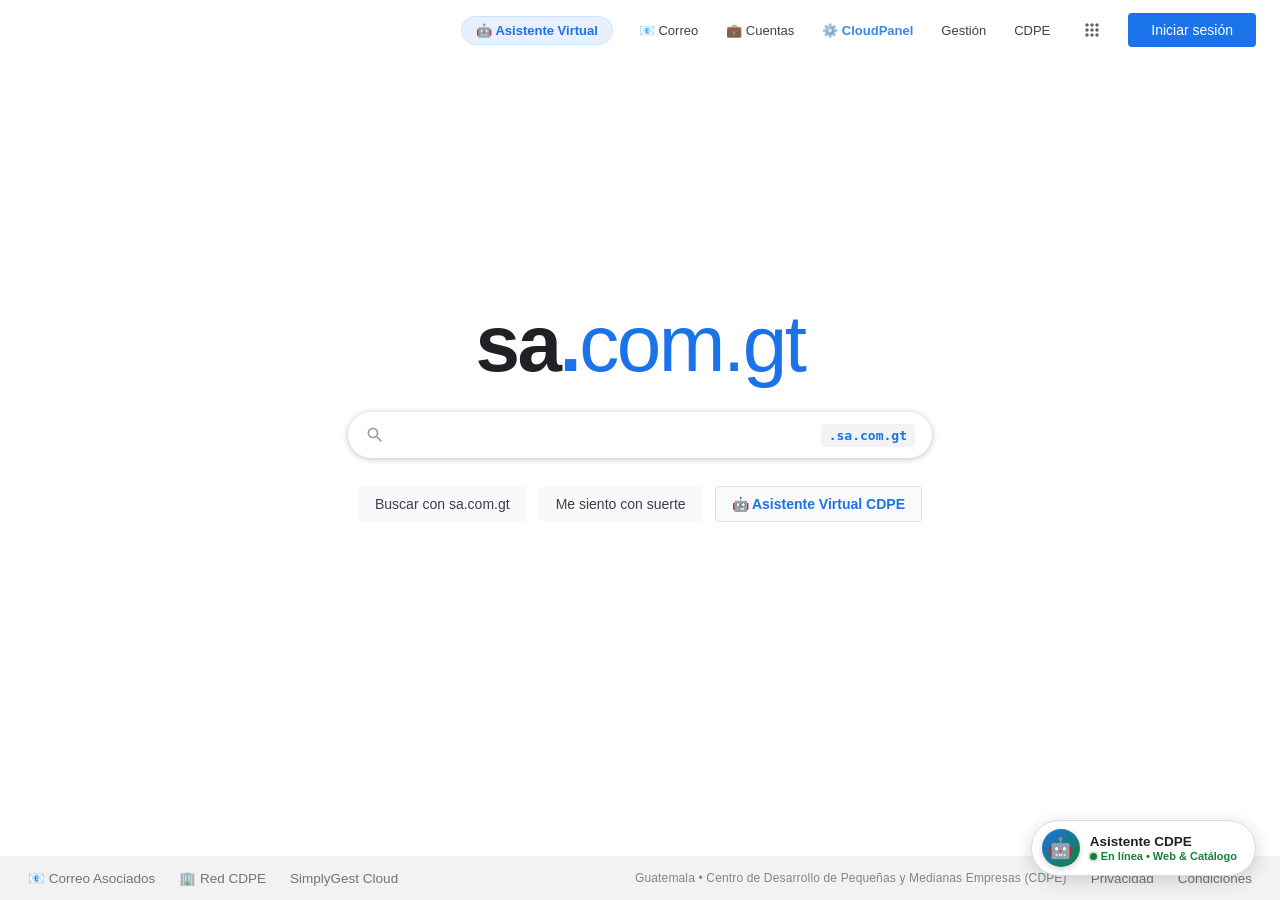
<file: web/portal.html>
<!DOCTYPE html>
<html lang="es">
<head>
<meta charset="UTF-8">
<meta name="viewport" content="width=device-width, initial-scale=1.0">
<title>sa.com.gt</title>
<style>
  :root {
    --g-bg: #ffffff;
    --g-text: #202124;
    --g-subtext: #70757a;
    --g-border: #dfe1e5;
    --g-btn-bg: #f8f9fa;
    --g-btn-border: #f8f9fa;
    --g-btn-text: #3c4043;
    --g-btn-hover-border: #dadce0;
    --g-blue: #1a73e8;
    --g-blue-hover: #174ea6;
    --g-link: #1a0dab;
    --g-snippet: #4d5156;
    --g-footer-bg: #f2f2f2;
    --g-footer-border: #dadce0;
    --g-serp-border: #ebebeb;
  }

  * { box-sizing: border-box; margin: 0; padding: 0; }
  
  html, body {
    height: 100%;
    background-color: var(--g-bg);
    color: var(--g-text);
    font-family: -apple-system, BlinkMacSystemFont, "Segoe UI", Roboto, "Google Sans", "Helvetica Neue", Arial, sans-serif;
    -webkit-font-smoothing: antialiased;
  }

  body {
    display: flex;
    flex-direction: column;
    min-height: 100vh;
  }

  /* ========================================================
     HOME VIEW (Initial Centered View)
     ======================================================== */
  .home-view {
    display: flex;
    flex-direction: column;
    min-height: 100vh;
  }

  .home-header {
    height: 60px;
    padding: 0 24px;
    display: flex;
    align-items: center;
    justify-content: flex-end;
    gap: 16px;
    font-size: 13.5px;
    position: relative;
    z-index: 100;
  }
  .header-link {
    color: var(--g-text);
    text-decoration: none;
    padding: 8px 6px;
    font-size: 13px;
    opacity: 0.85;
  }
  .header-link:hover {
    text-decoration: underline;
    opacity: 1;
  }
  .waffle-btn {
    background: transparent;
    border: none;
    border-radius: 50%;
    width: 40px;
    height: 40px;
    display: flex;
    align-items: center;
    justify-content: center;
    cursor: pointer;
    transition: background 0.15s;
    outline: none;
  }
  .waffle-btn:hover { background: #f1f3f4; }
  .sign-in-btn {
    background: var(--g-blue);
    color: #ffffff;
    border: none;
    padding: 9px 23px;
    border-radius: 4px;
    font-size: 14px;
    font-weight: 500;
    text-decoration: none;
    transition: background 0.15s;
  }
  .sign-in-btn:hover { background: var(--g-blue-hover); }

  /* Waffle Menu Dropdown */
  .waffle-menu {
    position: absolute;
    top: 60px;
    right: 24px;
    background: #ffffff;
    border: 1px solid #dadce0;
    border-radius: 8px;
    box-shadow: 0 4px 16px rgba(0,0,0,0.15);
    width: 320px;
    padding: 16px;
    display: none;
    grid-template-columns: repeat(3, 1fr);
    gap: 12px;
    z-index: 200;
  }
  .waffle-menu.open { display: grid; }
  .waffle-item {
    display: flex;
    flex-direction: column;
    align-items: center;
    padding: 12px 6px;
    border-radius: 8px;
    text-decoration: none;
    color: var(--g-text);
    transition: background 0.15s;
    text-align: center;
  }
  .waffle-item:hover { background: #f8f9fa; }
  .waffle-icon { font-size: 24px; margin-bottom: 6px; }
  .waffle-name { font-size: 11.5px; font-weight: 500; color: #3c4043; }

  /* Home Center Stage */
  .home-center {
    flex: 1;
    display: flex;
    flex-direction: column;
    align-items: center;
    justify-content: center;
    padding: 0 20px 90px 20px;
  }
  .home-logo {
    font-size: 80px;
    font-weight: 500;
    letter-spacing: -2.5px;
    display: inline-flex;
    align-items: baseline;
    line-height: 1;
    margin-bottom: 28px;
    user-select: none;
    cursor: pointer;
  }
  .logo-sa { color: #202124; font-weight: 700; }
  .logo-dot { color: var(--g-blue); font-weight: 700; }
  .logo-tld { color: var(--g-blue); font-weight: 500; }

  /* Home Search Box */
  .home-search-box {
    width: 100%;
    max-width: 584px;
    height: 46px;
    background: #ffffff;
    border: 1px solid var(--g-border);
    border-radius: 24px;
    padding: 0 16px;
    display: flex;
    align-items: center;
    transition: all 0.2s cubic-bezier(0.16, 1, 0.3, 1);
    margin-bottom: 28px;
  }
  .home-search-box:hover, .home-search-box:focus-within {
    box-shadow: 0 1px 6px rgba(32,33,36,0.28);
    border-color: rgba(223,225,229,0);
  }
  .search-lens-svg {
    display: flex;
    align-items: center;
    color: #9aa0a6;
    margin-right: 12px;
  }
  .home-input {
    flex: 1;
    border: none;
    outline: none;
    font-size: 16px;
    color: var(--g-text);
    background: transparent;
    font-family: inherit;
  }
  .home-clear-btn {
    background: transparent;
    border: none;
    color: #70757a;
    font-size: 20px;
    cursor: pointer;
    padding: 0 8px;
    display: none;
  }
  .home-badge-suffix {
    font-size: 13px;
    font-family: monospace;
    font-weight: 600;
    color: var(--g-blue);
    background: #f1f3f4;
    padding: 4px 8px;
    border-radius: 4px;
    margin-left: 6px;
    user-select: none;
  }

  .home-buttons {
    display: flex;
    gap: 12px;
    justify-content: center;
  }
  .g-btn {
    background-color: var(--g-btn-bg);
    border: 1px solid var(--g-btn-border);
    border-radius: 4px;
    color: var(--g-btn-text);
    font-family: inherit;
    font-size: 14px;
    padding: 0 16px;
    height: 36px;
    line-height: 34px;
    cursor: pointer;
    user-select: none;
    transition: all 0.15s;
  }
  .g-btn:hover {
    box-shadow: 0 1px 1px rgba(0,0,0,0.1);
    border-color: var(--g-btn-hover-border);
    color: var(--g-text);
  }
  .g-btn:focus { border-color: var(--g-blue); outline: none; }

  /* ========================================================
     SERP VIEW (Google Results Page Authentic Layout)
     ======================================================== */
  .serp-view {
    display: none;
    flex-direction: column;
    min-height: 100vh;
    background: #ffffff;
  }

  /* Sticky SERP Header */
  .serp-header {
    border-bottom: 1px solid var(--g-serp-border);
    padding: 20px 24px 0 24px;
    position: sticky;
    top: 0;
    background: #ffffff;
    z-index: 100;
  }
  .serp-header-top {
    display: flex;
    align-items: center;
    gap: 32px;
    margin-bottom: 16px;
  }
  .serp-mini-logo {
    font-size: 28px;
    font-weight: 500;
    letter-spacing: -1px;
    cursor: pointer;
    user-select: none;
    line-height: 1;
    display: flex;
    align-items: baseline;
    text-decoration: none;
  }

  /* SERP Search Box */
  .serp-search-box {
    display: flex;
    align-items: center;
    width: 100%;
    max-width: 692px;
    height: 44px;
    background: #ffffff;
    border: 1px solid transparent;
    border-radius: 24px;
    box-shadow: 0 2px 5px 1px rgba(64,60,67,.16);
    padding: 0 14px 0 18px;
  }
  .serp-search-box:hover, .serp-search-box:focus-within {
    box-shadow: 0 2px 8px 1px rgba(64,60,67,.24);
  }
  .serp-input {
    flex: 1;
    border: none;
    outline: none;
    font-size: 16px;
    color: var(--g-text);
    background: transparent;
    font-family: inherit;
  }
  .serp-clear-btn {
    background: transparent;
    border: none;
    color: #70757a;
    font-size: 20px;
    cursor: pointer;
    padding: 0 8px;
    display: none;
  }
  .serp-divider {
    width: 1px;
    height: 24px;
    background: #dfe1e5;
    margin: 0 10px;
  }
  .serp-lens-btn {
    background: transparent;
    border: none;
    cursor: pointer;
    display: flex;
    align-items: center;
    color: var(--g-blue);
    padding: 4px;
  }

  .serp-header-right {
    margin-left: auto;
    display: flex;
    align-items: center;
    gap: 16px;
  }

  /* Google Navigation Tabs */
  .serp-tabs {
    display: flex;
    gap: 24px;
    padding-left: 148px;
    font-size: 13px;
  }
  .serp-tab {
    padding: 10px 4px 12px 4px;
    color: #5f6368;
    text-decoration: none;
    cursor: pointer;
    display: inline-flex;
    align-items: center;
    gap: 6px;
    border-bottom: 3px solid transparent;
    font-weight: 500;
  }
  .serp-tab:hover { color: var(--g-blue); }
  .serp-tab.active {
    color: var(--g-blue);
    border-bottom: 3px solid var(--g-blue);
  }

  /* Google Results Stage (2-Column Layout) */
  .serp-body {
    flex: 1;
    display: flex;
    justify-content: flex-start;
    padding: 16px 24px 60px 172px;
    gap: 60px;
  }

  /* Left Main Column (652px) */
  .serp-main-col {
    width: 100%;
    max-width: 652px;
  }
  .serp-count-line {
    font-size: 14px;
    color: var(--g-subtext);
    margin-bottom: 22px;
  }

  /* Google Shopping Carousel / Grid */
  .shopping-section {
    border: 1px solid var(--g-border);
    border-radius: 8px;
    padding: 16px 18px;
    margin-bottom: 28px;
    background: #ffffff;
  }
  .shopping-header {
    display: flex;
    justify-content: space-between;
    align-items: center;
    margin-bottom: 14px;
  }
  .shopping-title {
    font-size: 14px;
    font-weight: 600;
    color: #3c4043;
    display: flex;
    align-items: center;
    gap: 6px;
  }
  .shopping-grid {
    display: grid;
    grid-template-columns: repeat(auto-fit, minmax(130px, 1fr));
    gap: 12px;
  }
  .shop-card {
    border: 1px solid #e8eaed;
    border-radius: 8px;
    padding: 12px;
    display: flex;
    flex-direction: column;
    transition: box-shadow 0.15s, border-color 0.15s;
    background: #ffffff;
    text-decoration: none;
    color: inherit;
  }
  .shop-card:hover {
    box-shadow: 0 2px 8px rgba(0,0,0,0.1);
    border-color: #dadce0;
  }
  .shop-icon {
    font-size: 28px;
    margin-bottom: 8px;
    text-align: center;
  }
  .shop-name {
    font-size: 13px;
    font-weight: 600;
    color: var(--g-link);
    line-height: 1.35;
    margin-bottom: 4px;
  }
  .shop-price {
    font-size: 14px;
    font-weight: 700;
    color: #188038;
    margin-bottom: 2px;
  }
  .shop-store {
    font-size: 11px;
    color: var(--g-subtext);
  }
  .shop-cta {
    margin-top: 8px;
    font-size: 11.5px;
    color: var(--g-blue);
    font-weight: 600;
  }

  /* Organic Result Item */
  .organic-item {
    margin-bottom: 32px;
  }
  .organic-source {
    display: flex;
    align-items: center;
    gap: 8px;
    font-size: 12px;
    color: #202124;
    margin-bottom: 4px;
  }
  .organic-fav {
    width: 22px;
    height: 22px;
    background: #f1f3f4;
    border-radius: 50%;
    display: flex;
    align-items: center;
    justify-content: center;
    font-size: 11px;
  }
  .organic-name { font-size: 14px; font-weight: 500; }
  .organic-url { font-size: 12px; color: var(--g-snippet); }
  .organic-title {
    font-size: 20px;
    line-height: 1.3;
    color: var(--g-link);
    text-decoration: none;
    display: inline-block;
    margin-bottom: 4px;
    font-weight: 400;
  }
  .organic-title:hover { text-decoration: underline; }
  .organic-snippet {
    font-size: 14px;
    line-height: 1.58;
    color: var(--g-snippet);
    margin-bottom: 12px;
  }

  /* Google Sitelinks */
  .google-sitelinks {
    display: grid;
    grid-template-columns: 1fr 1fr;
    gap: 12px 24px;
    padding-left: 16px;
    margin-top: 8px;
    border-left: 2px solid #e8eaed;
  }
  .sitelink a {
    font-size: 14px;
    color: var(--g-link);
    text-decoration: none;
    font-weight: 500;
  }
  .sitelink a:hover { text-decoration: underline; }
  .sitelink-desc {
    font-size: 12px;
    color: var(--g-subtext);
    margin-top: 2px;
    line-height: 1.4;
  }

  /* Google Accordion (People Also Ask) */
  .paa-section {
    border: 1px solid var(--g-border);
    border-radius: 8px;
    margin: 28px 0;
    overflow: hidden;
  }
  .paa-heading {
    padding: 14px 18px;
    font-size: 18px;
    font-weight: 500;
    color: var(--g-text);
    border-bottom: 1px solid var(--g-border);
  }
  .paa-item {
    border-bottom: 1px solid #e8eaed;
  }
  .paa-item:last-child { border-bottom: none; }
  .paa-q {
    padding: 12px 18px;
    font-size: 14px;
    font-weight: 500;
    color: var(--g-text);
    cursor: pointer;
    display: flex;
    justify-content: space-between;
    align-items: center;
    user-select: none;
  }
  .paa-q:hover { background: #f8f9fa; }
  .paa-a {
    padding: 0 18px 14px 18px;
    font-size: 13.5px;
    color: var(--g-snippet);
    line-height: 1.5;
    display: none;
  }
  .paa-item.open .paa-a { display: block; }
  .paa-item.open .paa-arrow { transform: rotate(180deg); }
  .paa-arrow { transition: transform 0.2s; font-size: 12px; color: #70757a; }

  /* Available Domain Answer Box */
  .domain-card {
    border: 1px solid var(--g-border);
    border-radius: 8px;
    padding: 24px;
    background: #ffffff;
    box-shadow: 0 1px 3px rgba(0,0,0,0.06);
    margin-bottom: 28px;
  }
  .domain-avail-badge {
    display: inline-flex;
    align-items: center;
    gap: 6px;
    background: #e6f4ea;
    color: #137333;
    font-size: 12px;
    font-weight: 700;
    padding: 4px 10px;
    border-radius: 9999px;
    margin-bottom: 12px;
  }
  .domain-h1 {
    font-size: 22px;
    font-weight: 500;
    color: var(--g-text);
    margin-bottom: 6px;
  }
  .domain-sub {
    font-size: 14px;
    color: var(--g-snippet);
    margin-bottom: 20px;
    line-height: 1.5;
  }
  .domain-plans {
    display: grid;
    grid-template-columns: repeat(auto-fit, minmax(170px, 1fr));
    gap: 12px;
    margin-bottom: 18px;
  }
  .domain-plan {
    border: 1px solid var(--g-border);
    border-radius: 8px;
    padding: 12px;
    cursor: pointer;
    background: #ffffff;
    position: relative;
    transition: all 0.15s;
  }
  .domain-plan:hover { border-color: #bdc1c6; }
  .domain-plan.selected { border: 2px solid var(--g-blue); background: #f8fbff; }
  .domain-plan-name { font-size: 13px; font-weight: 700; margin-bottom: 3px; }
  .domain-plan-price { font-size: 17px; font-weight: 800; color: var(--g-text); margin-bottom: 4px; }
  .domain-plan-price span { font-size: 11px; font-weight: 400; color: var(--g-subtext); }
  .domain-plan-desc { font-size: 11px; color: var(--g-subtext); line-height: 1.35; }
  .btn-wa-hire {
    background: #25d366;
    color: #ffffff;
    width: 100%;
    padding: 12px;
    border-radius: 4px;
    border: none;
    font-size: 14px;
    font-weight: 600;
    cursor: pointer;
    display: flex;
    align-items: center;
    justify-content: center;
    gap: 8px;
    transition: background 0.15s;
    font-family: inherit;
  }
  .btn-wa-hire:hover { background: #1ebc59; }

  /* Right Column: Google Knowledge Panel */
  .serp-side-col {
    width: 368px;
    flex-shrink: 0;
  }
  .knowledge-panel {
    border: 1px solid var(--g-border);
    border-radius: 8px;
    padding: 24px;
    background: #ffffff;
  }
  .kp-title {
    font-size: 26px;
    font-weight: 400;
    color: var(--g-text);
    margin-bottom: 4px;
    line-height: 1.25;
  }
  .kp-subtitle {
    font-size: 13.5px;
    color: var(--g-subtext);
    margin-bottom: 18px;
  }
  .kp-actions {
    display: flex;
    gap: 16px;
    border-bottom: 1px solid #e8eaed;
    padding-bottom: 18px;
    margin-bottom: 18px;
  }
  .kp-action-btn {
    display: flex;
    flex-direction: column;
    align-items: center;
    text-decoration: none;
    color: var(--g-blue);
    font-size: 11.5px;
    font-weight: 500;
    gap: 6px;
  }
  .kp-circle {
    width: 38px;
    height: 38px;
    border-radius: 50%;
    border: 1px solid #dadce0;
    display: flex;
    align-items: center;
    justify-content: center;
    font-size: 16px;
    transition: background 0.15s;
  }
  .kp-action-btn:hover .kp-circle { background: #f1f3f4; }
  .kp-details-list {
    font-size: 13px;
    line-height: 1.7;
    color: #3c4043;
  }
  .kp-details-list strong { color: var(--g-text); }
  .kp-row { margin-bottom: 8px; }

  /* Footer Google Style */
  footer {
    background: var(--g-footer-bg);
    color: var(--g-subtext);
    font-size: 14px;
    margin-top: auto;
  }
  .footer-location {
    padding: 14px 24px;
    border-bottom: 1px solid var(--g-footer-border);
    color: #70757a;
    font-size: 15px;
  }
  .footer-links-row {
    display: flex;
    justify-content: space-between;
    padding: 0 16px;
    flex-wrap: wrap;
  }
  .footer-group {
    display: flex;
    flex-wrap: wrap;
    align-items: center;
  }
  .footer-group a, .footer-discreet {
    color: #70757a;
    padding: 14px 12px;
    display: inline-block;
    text-decoration: none;
    font-size: 13.5px;
    font-weight: 400;
  }
  .footer-group a:hover {
    text-decoration: underline;
    color: var(--g-text);
  }
  .footer-discreet {
    color: #80868b;
    font-size: 12px;
    letter-spacing: 0.15px;
  }  /* Search Container & Typing-Only Autocomplete Dropdown */
  .home-search-wrapper {
    position: relative;
    width: 100%;
    max-width: 584px;
    margin-bottom: 28px;
  }
  .home-search-wrapper .home-search-box {
    margin-bottom: 0;
  }
  .home-search-box.has-dropdown {
    border-radius: 24px 24px 0 0 !important;
    box-shadow: 0 4px 6px rgba(32,33,36,0.28) !important;
    border-bottom: 1px solid #dfe1e5 !important;
  }
  .google-ac-dropdown {
    position: absolute;
    top: 100%;
    left: 0;
    right: 0;
    background: #ffffff;
    border-radius: 0 0 24px 24px;
    box-shadow: 0 4px 6px rgba(32,33,36,0.28);
    z-index: 1000;
    overflow: hidden;
    padding: 6px 0 10px 0;
    display: none;
    border-top: none;
  }
  .ac-item {
    display: flex;
    align-items: center;
    padding: 9px 18px;
    cursor: pointer;
    gap: 14px;
    font-size: 14px;
    color: var(--g-text);
    transition: background 0.1s;
    user-select: none;
  }
  .ac-item:hover, .ac-item.highlighted {
    background: #f1f3f4;
  }
  .ac-icon {
    font-size: 15px;
    color: #9aa0a6;
    min-width: 20px;
    display: flex;
    align-items: center;
    justify-content: center;
  }
  .ac-content {
    flex: 1;
    min-width: 0;
    display: flex;
    align-items: baseline;
    justify-content: space-between;
  }
  .ac-title {
    font-weight: 400;
    color: #202124;
    white-space: nowrap;
    overflow: hidden;
    text-overflow: ellipsis;
  }
  .ac-title strong {
    font-weight: 700;
    color: #1a73e8;
  }
  .ac-badge {
    font-size: 11px;
    font-weight: 500;
    padding: 2px 8px;
    border-radius: 10px;
    background: #e8f0fe;
    color: #1a73e8;
    white-space: nowrap;
    margin-left: 8px;
  }

  /* Nivel 1: CDPE Featured Snippet Box */
  .cdpe-featured-box {
    border: 1px solid #dadce0;
    border-radius: 12px;
    padding: 20px;
    margin-bottom: 28px;
    background: linear-gradient(180deg, #ffffff 0%, #f8fafd 100%);
    box-shadow: 0 1px 4px rgba(32,33,36,0.08);
  }
  .cdpe-badge-top {
    display: inline-flex;
    align-items: center;
    gap: 6px;
    font-size: 11.5px;
    font-weight: 700;
    color: #1a73e8;
    background: #e8f0fe;
    padding: 3px 10px;
    border-radius: 12px;
    margin-bottom: 12px;
    letter-spacing: 0.2px;
  }
  .cdpe-featured-title {
    font-size: 20px;
    font-weight: 600;
    color: #1a0dab;
    line-height: 1.35;
    margin-bottom: 10px;
  }
  .cdpe-featured-desc {
    font-size: 14.5px;
    color: #3c4043;
    line-height: 1.6;
    margin-bottom: 16px;
  }
  .cdpe-featured-actions {
    display: flex;
    flex-wrap: wrap;
    gap: 10px;
  }
  .g-btn-blue {
    background: #1a73e8;
    color: #ffffff;
    border: none;
    border-radius: 18px;
    padding: 8px 16px;
    font-size: 13px;
    font-weight: 500;
    cursor: pointer;
    text-decoration: none;
    display: inline-flex;
    align-items: center;
    gap: 6px;
    transition: background 0.15s;
  }
  .g-btn-blue:hover { background: #174ea6; }
  .g-btn-wa {
    background: #e6f4ea;
    color: #137333;
    border: 1px solid #ceead6;
    border-radius: 18px;
    padding: 8px 16px;
    font-size: 13px;
    font-weight: 600;
    text-decoration: none;
    display: inline-flex;
    align-items: center;
    gap: 6px;
    transition: background 0.15s;
  }
  .g-btn-wa:hover { background: #ceead6; }

  /* Nivel 3: Tienda CDPE Section */
  .cdpe-store-section {
    border: 1px solid var(--g-border);
    border-radius: 10px;
    padding: 18px;
    margin-bottom: 28px;
    background: #ffffff;
  }
  .cdpe-store-title {
    font-size: 15px;
    font-weight: 600;
    color: #202124;
    margin-bottom: 14px;
    display: flex;
    align-items: center;
    gap: 8px;
  }
  .cdpe-store-grid {
    display: grid;
    grid-template-columns: repeat(auto-fit, minmax(200px, 1fr));
    gap: 12px;
  }
  .cdpe-store-card {
    border: 1px solid #e8eaed;
    border-radius: 8px;
    padding: 14px;
    display: flex;
    flex-direction: column;
    background: #ffffff;
    transition: box-shadow 0.15s, border-color 0.15s;
  }
  .cdpe-store-card:hover {
    box-shadow: 0 2px 8px rgba(0,0,0,0.1);
    border-color: #1a73e8;
  }
  .cdpe-store-card-icon {
    font-size: 26px;
    margin-bottom: 8px;
  }
  .cdpe-store-card-name {
    font-size: 13.5px;
    font-weight: 600;
    color: #1a0dab;
    line-height: 1.35;
    margin-bottom: 6px;
  }
  .cdpe-store-card-price {
    font-size: 15px;
    font-weight: 700;
    color: #188038;
    margin-bottom: 6px;
  }
  .cdpe-store-card-desc {
    font-size: 12px;
    color: var(--g-subtext);
    line-height: 1.45;
    flex: 1;
    margin-bottom: 12px;
  }
  .cdpe-store-card-btn {
    align-self: flex-start;
    font-size: 12px;
    color: #1a73e8;
    font-weight: 600;
    text-decoration: none;
    display: inline-flex;
    align-items: center;
    gap: 4px;
  }
  .cdpe-store-card-btn:hover { text-decoration: underline; }

  /* Nivel 5: Web Global Results Section */
  .web-global-section {
    margin-top: 10px;
    margin-bottom: 30px;
    border-top: 1px solid #ebebeb;
    padding-top: 20px;
  }
  .web-global-header {
    font-size: 15px;
    font-weight: 600;
    color: #3c4043;
    margin-bottom: 16px;
    display: flex;
    align-items: center;
    gap: 8px;
  }
  .web-global-item {
    margin-bottom: 24px;
  }
  .web-global-source {
    display: flex;
    align-items: center;
    gap: 8px;
    font-size: 12px;
    color: #202124;
    margin-bottom: 4px;
  }
  .web-global-url {
    font-size: 12px;
    color: var(--g-snippet);
  }
  .web-global-title {
    font-size: 19px;
    color: var(--g-link);
    text-decoration: none;
    font-weight: 400;
    line-height: 1.3;
    display: inline-block;
    margin-bottom: 4px;
  }
  .web-global-title:hover { text-decoration: underline; }
  .web-global-snippet {
    font-size: 14px;
    color: var(--g-snippet);
    line-height: 1.55;
  }

  /* SERP Header Agent Button */
  .agent-serp-btn {
    background: #f8fafd;
    border: 1px solid #dadce0;
    border-radius: 18px;
    color: #1a73e8;
    font-size: 13px;
    font-weight: 600;
    padding: 6px 14px;
    cursor: pointer;
    display: inline-flex;
    align-items: center;
    gap: 6px;
    transition: all 0.15s;
    font-family: inherit;
  }
  .agent-serp-btn:hover {
    background: #e8f0fe;
    border-color: #1a73e8;
  }

  /* Floating Action Button (Always Visible Bot Launcher) */
  .agent-fab {
    position: fixed;
    bottom: 24px;
    right: 24px;
    background: #ffffff;
    border: 1px solid #dadce0;
    border-radius: 28px;
    box-shadow: 0 4px 18px rgba(0,0,0,0.16);
    padding: 8px 18px 8px 10px;
    display: flex;
    align-items: center;
    gap: 10px;
    cursor: pointer;
    z-index: 900;
    transition: transform 0.2s cubic-bezier(0.4,0,0.2,1), box-shadow 0.2s, border-color 0.2s;
    user-select: none;
  }
  .agent-fab:hover {
    transform: translateY(-3px);
    box-shadow: 0 8px 26px rgba(26,115,232,0.32);
    border-color: #1a73e8;
  }
  .agent-fab-avatar {
    width: 38px;
    height: 38px;
    background: linear-gradient(135deg, #1a73e8, #188038);
    border-radius: 50%;
    display: flex;
    align-items: center;
    justify-content: center;
    font-size: 20px;
    color: #ffffff;
    flex-shrink: 0;
    box-shadow: 0 2px 6px rgba(0,0,0,0.18);
  }
  .agent-fab-text {
    display: flex;
    flex-direction: column;
    text-align: left;
  }
  .agent-fab-title {
    font-size: 13.5px;
    font-weight: 700;
    color: #202124;
    line-height: 1.2;
  }
  .agent-fab-status {
    font-size: 11px;
    color: #188038;
    font-weight: 600;
    display: flex;
    align-items: center;
    gap: 4px;
  }
  .agent-fab-status::before {
    content: "";
    display: inline-block;
    width: 7px;
    height: 7px;
    background: #188038;
    border-radius: 50%;
    box-shadow: 0 0 0 2px rgba(24,128,56,0.2);
    animation: agentPulse 2s infinite;
  }
  @keyframes agentPulse {
    0% { transform: scale(0.95); box-shadow: 0 0 0 0 rgba(24,128,56,0.7); }
    70% { transform: scale(1); box-shadow: 0 0 0 6px rgba(24,128,56,0); }
    100% { transform: scale(0.95); box-shadow: 0 0 0 0 rgba(24,128,56,0); }
  }

  /* CDPE Intelligent Agent Modal (Minimalist & Prolijo) */
  .agent-overlay {
    position: fixed;
    top: 0;
    left: 0;
    width: 100%;
    height: 100%;
    background: rgba(15, 23, 42, 0.45);
    backdrop-filter: blur(8px);
    -webkit-backdrop-filter: blur(8px);
    z-index: 9999;
    display: none;
    align-items: center;
    justify-content: center;
    padding: 16px;
    animation: fadeInOverlay 0.2s ease-out;
  }
  @keyframes fadeInOverlay {
    from { opacity: 0; }
    to { opacity: 1; }
  }
  .agent-overlay.open {
    display: flex;
  }
  .agent-card {
    background: #ffffff;
    width: 100%;
    max-width: 660px;
    height: 82vh;
    max-height: 720px;
    border-radius: 24px;
    border: 1px solid rgba(226, 232, 240, 0.9);
    box-shadow: 0 25px 50px -12px rgba(15, 23, 42, 0.22);
    display: flex;
    flex-direction: column;
    overflow: hidden;
    animation: modalPop 0.25s cubic-bezier(0.16, 1, 0.3, 1);
  }
  @keyframes modalPop {
    from { opacity: 0; transform: scale(0.97) translateY(12px); }
    to { opacity: 1; transform: scale(1) translateY(0); }
  }
  .agent-header {
    padding: 14px 20px;
    background: #ffffff;
    border-bottom: 1px solid #f1f5f9;
    display: flex;
    align-items: center;
    justify-content: space-between;
    gap: 12px;
  }
  .agent-header-brand {
    display: flex;
    align-items: center;
    gap: 12px;
  }
  .agent-header-icon {
    width: 36px;
    height: 36px;
    border-radius: 10px;
    background: linear-gradient(135deg, #2563eb, #1d4ed8);
    color: #ffffff;
    font-size: 18px;
    display: flex;
    align-items: center;
    justify-content: center;
    box-shadow: 0 2px 8px rgba(37, 99, 235, 0.25);
  }
  .agent-header-info h3 {
    font-size: 14.5px;
    font-weight: 600;
    color: #0f172a;
    line-height: 1.25;
    margin: 0;
  }
  .agent-header-info p {
    font-size: 11.5px;
    color: #64748b;
    margin: 2px 0 0 0;
    display: flex;
    align-items: center;
    gap: 6px;
  }
  .agent-header-actions {
    display: flex;
    align-items: center;
    gap: 6px;
  }
  .agent-header-btn {
    background: transparent;
    border: none;
    width: 32px;
    height: 32px;
    display: flex;
    align-items: center;
    justify-content: center;
    border-radius: 8px;
    color: #64748b;
    cursor: pointer;
    transition: all 0.15s ease;
  }
  .agent-header-btn:hover {
    background: #f1f5f9;
    color: #0f172a;
  }
  .agent-header-btn svg {
    width: 17px;
    height: 17px;
  }
  .agent-chips {
    padding: 10px 18px;
    background: #ffffff;
    border-bottom: 1px solid #f1f5f9;
    display: flex;
    gap: 8px;
    overflow-x: auto;
    scrollbar-width: none;
    -ms-overflow-style: none;
    white-space: nowrap;
  }
  .agent-chips::-webkit-scrollbar {
    display: none;
  }
  .agent-chip {
    padding: 6px 13px;
    background: #f8fafc;
    border: 1px solid #e2e8f0;
    border-radius: 20px;
    font-size: 12px;
    font-weight: 500;
    color: #475569;
    cursor: pointer;
    transition: all 0.15s ease;
    user-select: none;
    display: inline-flex;
    align-items: center;
    gap: 5px;
  }
  .agent-chip:hover {
    border-color: #cbd5e1;
    background: #f1f5f9;
    color: #0f172a;
    transform: translateY(-1px);
  }
  .agent-messages {
    flex: 1;
    overflow-y: auto;
    padding: 20px 22px;
    display: flex;
    flex-direction: column;
    gap: 16px;
    background: #fafafc;
  }
  .agent-msg {
    display: flex;
    gap: 10px;
    max-width: 90%;
  }
  .agent-msg.bot {
    align-self: flex-start;
  }
  .agent-msg.user {
    align-self: flex-end;
    flex-direction: row-reverse;
  }
  .agent-msg-avatar {
    width: 30px;
    height: 30px;
    border-radius: 50%;
    display: flex;
    align-items: center;
    justify-content: center;
    font-size: 14px;
    flex-shrink: 0;
  }
  .agent-msg.bot .agent-msg-avatar {
    background: #eff6ff;
    color: #2563eb;
    border: 1px solid #dbeafe;
  }
  .agent-msg.user .agent-msg-avatar {
    background: #0f172a;
    color: #ffffff;
    font-size: 11px;
    font-weight: 600;
  }
  .agent-bubble {
    padding: 12px 16px;
    font-size: 13.5px;
    line-height: 1.55;
    border-radius: 18px;
    word-break: break-word;
  }
  .agent-msg.bot .agent-bubble {
    background: #ffffff;
    border: 1px solid #e2e8f0;
    border-top-left-radius: 4px;
    color: #1e293b;
    box-shadow: 0 1px 3px rgba(0, 0, 0, 0.02);
  }
  .agent-msg.user .agent-bubble {
    background: #0f172a;
    color: #ffffff;
    border-top-right-radius: 4px;
    box-shadow: 0 2px 6px rgba(15, 23, 42, 0.12);
  }
  .agent-bubble p { margin-bottom: 8px; }
  .agent-bubble p:last-child { margin-bottom: 0; }
  .agent-bubble code {
    background: #f1f5f9;
    padding: 2px 6px;
    border-radius: 4px;
    font-family: ui-monospace, SFMono-Regular, Menlo, Monaco, Consolas, monospace;
    font-size: 12px;
    color: #0f172a;
  }
  .agent-msg.user .agent-bubble code {
    background: rgba(255, 255, 255, 0.18);
    color: #ffffff;
  }
  /* Quick Cards inside Bot Welcome Bubble */
  .agent-quick-grid {
    display: grid;
    grid-template-columns: repeat(auto-fit, minmax(170px, 1fr));
    gap: 8px;
    margin: 12px 0 10px 0;
  }
  .agent-quick-card {
    background: #f8fafc;
    border: 1px solid #e2e8f0;
    border-radius: 12px;
    padding: 10px 12px;
    cursor: pointer;
    transition: all 0.15s ease;
    text-align: left;
  }
  .agent-quick-card:hover {
    background: #ffffff;
    border-color: #2563eb;
    box-shadow: 0 3px 10px rgba(37, 99, 235, 0.08);
    transform: translateY(-1px);
  }
  .agent-quick-card-icon {
    font-size: 18px;
    margin-bottom: 4px;
  }
  .agent-quick-card-title {
    font-size: 12.5px;
    font-weight: 600;
    color: #0f172a;
    margin-bottom: 2px;
  }
  .agent-quick-card-desc {
    font-size: 11px;
    color: #64748b;
    line-height: 1.35;
  }
  .agent-wa-link {
    display: inline-flex;
    align-items: center;
    gap: 7px;
    padding: 8px 14px;
    background: #ecfdf5;
    border: 1px solid #a7f3d0;
    color: #047857;
    border-radius: 20px;
    text-decoration: none;
    font-size: 12px;
    font-weight: 600;
    margin-top: 10px;
    transition: all 0.15s ease;
  }
  .agent-wa-link:hover {
    background: #10b981;
    color: #ffffff;
    border-color: #10b981;
  }
  /* Input Container (Minimalist Floating Pill) */
  .agent-input-container {
    padding: 12px 18px 14px 18px;
    background: #ffffff;
    border-top: 1px solid #f1f5f9;
  }
  .agent-input-pill {
    background: #f8fafc;
    border: 1px solid #e2e8f0;
    border-radius: 26px;
    padding: 4px 6px 4px 16px;
    display: flex;
    align-items: center;
    gap: 8px;
    transition: all 0.2s ease;
  }
  .agent-input-pill:focus-within {
    background: #ffffff;
    border-color: #2563eb;
    box-shadow: 0 0 0 3px rgba(37, 99, 235, 0.12);
  }
  .agent-input {
    flex: 1;
    height: 38px;
    border: none;
    background: transparent;
    outline: none;
    font-size: 13.5px;
    color: #0f172a;
    font-family: inherit;
  }
  .agent-input::placeholder {
    color: #94a3b8;
  }
  .agent-send-button {
    width: 34px;
    height: 34px;
    border-radius: 50%;
    background: #0f172a;
    color: #ffffff;
    border: none;
    display: flex;
    align-items: center;
    justify-content: center;
    cursor: pointer;
    transition: all 0.15s ease;
    flex-shrink: 0;
  }
  .agent-send-button:hover {
    background: #2563eb;
    transform: scale(1.04);
  }
  .agent-send-button svg {
    width: 15px;
    height: 15px;
  }
  .agent-footer-caption {
    font-size: 11px;
    color: #94a3b8;
    text-align: center;
    margin-top: 6px;
  }
  @keyframes spin {
    0% { transform: rotate(0deg); }
    100% { transform: rotate(360deg); }
  }
</style>
</head>
<body>

<!-- ========================================================
     1. HOME VIEW (Google Clean Minimalist Canvas)
     ======================================================== -->
<div class="home-view" id="homeView">
  <header class="home-header">
    <button class="agent-serp-btn" onclick="abrirAgenteCdpe()" style="background:#e8f0fe; color:#1a73e8; border-color:#c2e7ff; margin-right:4px;">
      <span>🤖 Asistente Virtual</span>
    </button>
    <a href="https://correo.sa.com.gt" class="header-link">📧 Correo</a>
    <a href="https://cuentas.sa.com.gt" class="header-link">💼 Cuentas</a>
    <a href="/panel" class="header-link" style="color:var(--g-blue);font-weight:600;">⚙️ CloudPanel</a>
    <a href="/gestion" class="header-link">Gestión</a>
    <a href="https://cdpe.sa.com.gt" class="header-link">CDPE</a>
    <button class="waffle-btn" onclick="toggleWaffle(event)" title="Aplicaciones SimplyGest">
      <svg viewBox="0 0 24 24" width="20" height="20" fill="#5f6368">
        <path d="M6 8c1.1 0 2-.9 2-2s-.9-2-2-2-2 .9-2 2 .9 2 2 2zm6 0c1.1 0 2-.9 2-2s-.9-2-2-2-2 .9-2 2 .9 2 2 2zm6 0c1.1 0 2-.9 2-2s-.9-2-2-2-2 .9-2 2 .9 2 2 2zM6 14c1.1 0 2-.9 2-2s-.9-2-2-2-2 .9-2 2 .9 2 2 2zm6 0c1.1 0 2-.9 2-2s-.9-2-2-2-2 .9-2 2 .9 2 2 2zm6 0c1.1 0 2-.9 2-2s-.9-2-2-2-2 .9-2 2 .9 2 2 2zM6 20c1.1 0 2-.9 2-2s-.9-2-2-2-2 .9-2 2 .9 2 2 2zm6 0c1.1 0 2-.9 2-2s-.9-2-2-2-2 .9-2 2 .9 2 2 2zm6 0c1.1 0 2-.9 2-2s-.9-2-2-2-2 .9-2 2 .9 2 2 2z"/>
      </svg>
    </button>
    <a href="/gestion" class="sign-in-btn">Iniciar sesión</a>

    <div class="waffle-menu" id="waffleMenuHome">
      <a href="https://correo.sa.com.gt" class="waffle-item">
        <span class="waffle-icon">📧</span>
        <span class="waffle-name">Correo / Webmail</span>
      </a>
      <a href="https://cuentas.sa.com.gt" class="waffle-item">
        <span class="waffle-icon">💼</span>
        <span class="waffle-name">Contabilidad Cuentas</span>
      </a>
      <a href="/panel" class="waffle-item">
        <span class="waffle-icon">⚙️</span>
        <span class="waffle-name">CloudPanel Servidor</span>
      </a>
      <a href="/gestion" class="waffle-item">
        <span class="waffle-icon">📊</span>
        <span class="waffle-name">Resumen Ejecutivo</span>
      </a>
      <a href="/gestion" class="waffle-item">
        <span class="waffle-icon">🛒</span>
        <span class="waffle-name">TPV &amp; Tienda</span>
      </a>
      <a href="https://cdpe.sa.com.gt" class="waffle-item">
        <span class="waffle-icon">🏢</span>
        <span class="waffle-name">Red CDPE</span>
      </a>
      <a href="https://gtcop.sa.com.gt" class="waffle-item">
        <span class="waffle-icon">🏛️</span>
        <span class="waffle-name">Acción Cooperativa</span>
      </a>
      <a href="javascript:void(0)" onclick="switchTab('hosting')" class="waffle-item">
        <span class="waffle-icon">🌐</span>
        <span class="waffle-name">Hosting PYME</span>
      </a>
    </div>
  </header>

  <main class="home-center">
    <div class="home-logo" onclick="document.getElementById('homeInput').focus()">
      <span class="logo-sa">sa</span><span class="logo-dot">.</span><span class="logo-tld">com.gt</span>
    </div>

    <div class="home-search-wrapper" id="homeSearchWrapper">
      <div class="home-search-box" id="homeSearchBox">
        <div class="search-lens-svg">
          <svg focusable="false" xmlns="http://www.w3.org/2000/svg" viewBox="0 0 24 24" width="20" height="20" fill="#9aa0a6">
            <path d="M15.5 14h-.79l-.28-.27A6.471 6.471 0 0 0 16 9.5 6.5 6.5 0 1 0 9.5 16c1.61 0 3.09-.59 4.23-1.57l.27.28v.79l5 4.99L20.49 19l-4.99-5zm-6 0C7.01 14 5 11.99 5 9.5S7.01 5 9.5 5 14 7.01 14 9.5 11.99 14 9.5 14z"/>
          </svg>
        </div>
        <input type="text" id="homeInput" class="home-input" autocomplete="off" oninput="onHomeInput()" onkeydown="onHomeKeyDown(event)" autofocus placeholder="" />
        <button class="home-clear-btn" id="homeClear" onclick="clearHomeInput()">&times;</button>
        <div class="home-badge-suffix">.sa.com.gt</div>
      </div>

      <!-- Autocomplete Dropdown - Se muestra ÚNICAMENTE mientras se teclea -->
      <div class="google-ac-dropdown" id="homeAcDropdown">
        <div id="acItemsList"></div>
      </div>
    </div>

    <div class="home-buttons">
      <button class="g-btn" onclick="doSearchFromHome()">Buscar con sa.com.gt</button>
      <button class="g-btn" onclick="doLuckyFromHome()" title="Consultar manuales de gestión comercial y asesoría CDPE">Me siento con suerte</button>
      <button class="g-btn" onclick="abrirAgenteCdpe()" style="color:#1a73e8; font-weight:600; border-color:#dadce0; background:#f8fafd;">🤖 Asistente Virtual CDPE</button>
    </div>
  </main>

  <footer>
    <div class="footer-links-row">
      <div class="footer-group">
        <a href="https://correo.sa.com.gt">📧 Correo Asociados</a>
        <a href="https://cdpe.sa.com.gt">🏢 Red CDPE</a>
        <a href="/gestion">SimplyGest Cloud</a>
      </div>
      <div class="footer-group">
        <span class="footer-discreet">Guatemala &bull; Centro de Desarrollo de Pequeñas y Medianas Empresas (CDPE)</span>
        <a href="/gestion">Privacidad</a>
        <a href="/gestion">Condiciones</a>
      </div>
    </div>
  </footer>
</div>

<!-- ========================================================
     2. SERP VIEW (Google Results Page Authentic Layout)
     ======================================================== -->
<div class="serp-view" id="serpView">
  <!-- Sticky Top Google Header -->
  <header class="serp-header">
    <div class="serp-header-top">
      <a href="/" class="serp-mini-logo" onclick="event.preventDefault(); returnToHome();">
        <span class="logo-sa">sa</span><span class="logo-dot">.</span><span class="logo-tld">com.gt</span>
      </a>

      <div class="serp-search-box">
        <input type="text" id="serpInput" class="serp-input" autocomplete="off" oninput="onSerpInput()" onkeydown="onSerpKeyDown(event)" />
        <button class="serp-clear-btn" id="serpClear" onclick="clearSerpInput()">&times;</button>
        <div class="serp-divider"></div>
        <button class="serp-lens-btn" onclick="doSearchFromSerp()" title="Buscar">
          <svg focusable="false" xmlns="http://www.w3.org/2000/svg" viewBox="0 0 24 24" width="20" height="20" fill="currentColor">
            <path d="M15.5 14h-.79l-.28-.27A6.471 6.471 0 0 0 16 9.5 6.5 6.5 0 1 0 9.5 16c1.61 0 3.09-.59 4.23-1.57l.27.28v.79l5 4.99L20.49 19l-4.99-5zm-6 0C7.01 14 5 11.99 5 9.5S7.01 5 9.5 5 14 7.01 14 9.5 11.99 14 9.5 14z"/>
          </svg>
        </button>
      </div>

      <div class="serp-header-right">
        <button class="agent-serp-btn" onclick="abrirAgenteCdpe()" title="Consultar manuales de gestión comercial con el Agente CDPE">
          <span>🤖 Asesor CDPE</span>
        </button>
        <a href="https://correo.sa.com.gt" class="header-link">📧 Correo</a>
        <a href="https://cuentas.sa.com.gt" class="header-link">💼 Cuentas</a>
        <a href="/panel" class="header-link" style="color:var(--g-blue);font-weight:600;">⚙️ CloudPanel</a>
        <button class="waffle-btn" onclick="toggleWaffle(event)" title="Aplicaciones">
          <svg viewBox="0 0 24 24" width="20" height="20" fill="#5f6368">
            <path d="M6 8c1.1 0 2-.9 2-2s-.9-2-2-2-2 .9-2 2 .9 2 2 2zm6 0c1.1 0 2-.9 2-2s-.9-2-2-2-2 .9-2 2 .9 2 2 2zm6 0c1.1 0 2-.9 2-2s-.9-2-2-2-2 .9-2 2 .9 2 2 2zM6 14c1.1 0 2-.9 2-2s-.9-2-2-2-2 .9-2 2 .9 2 2 2zm6 0c1.1 0 2-.9 2-2s-.9-2-2-2-2 .9-2 2 .9 2 2 2zm6 0c1.1 0 2-.9 2-2s-.9-2-2-2-2 .9-2 2 .9 2 2 2zM6 20c1.1 0 2-.9 2-2s-.9-2-2-2-2 .9-2 2 .9 2 2 2zm6 0c1.1 0 2-.9 2-2s-.9-2-2-2-2 .9-2 2 .9 2 2 2zm6 0c1.1 0 2-.9 2-2s-.9-2-2-2-2 .9-2 2 .9 2 2 2z"/>
          </svg>
        </button>
        <a href="/gestion" class="sign-in-btn">Iniciar sesión</a>
      </div>
    </div>

    <!-- Navigation Tabs Google Style: 5 Niveles -->
    <div class="serp-tabs">
      <div class="serp-tab active" id="tabAll" onclick="switchTab('all')">
        <span>🔍</span> Todo
      </div>
      <div class="serp-tab" id="tabCdpe" onclick="switchTab('cdpe')">
        <span>📘</span> CDPE &amp; Manuales
      </div>
      <div class="serp-tab" id="tabCoop" onclick="switchTab('coop')">
        <span>🏛️</span> Acción Cooperativa
      </div>
      <div class="serp-tab" id="tabCompanies" onclick="switchTab('companies')">
        <span>🏢</span> Red SimplyGest
      </div>
      <div class="serp-tab" id="tabStoreCdpe" onclick="switchTab('storeCdpe')">
        <span>🛍️</span> Tienda CDPE
      </div>
      <div class="serp-tab" id="tabWeb" onclick="switchTab('web')">
        <span>🌐</span> Web Global
      </div>
      <div class="serp-tab" id="tabHosting" onclick="switchTab('hosting')">
        <span>☁️</span> Hosting sa.com.gt
      </div>
    </div>
  </header>

  <!-- SERP Body: 2 Columns like Google -->
  <div class="serp-body">
    <!-- Left Column: Organic Results, CDPE, Products & Web (652px) -->
    <div class="serp-main-col">
      <div class="serp-count-line" id="serpStats">Cerca de 1 resultado (0.04 segundos)</div>

      <!-- Nivel 1: Featured Answer / Destacado CDPE (Manuales & Asesoría) -->
      <div id="cdpeFeaturedSection" style="display:none;"></div>

      <!-- Nivel 2: Google Shopping Strip (Productos Don Pollo / Empresas de la Red) -->
      <div class="shopping-section" id="shoppingSection" style="display:none;">
        <div class="shopping-header">
          <div class="shopping-title">🛍️ Productos de la Red SimplyGest</div>
          <span style="font-size:12px; color:var(--g-subtext);" id="shoppingCount">0 productos</span>
        </div>
        <div class="shopping-grid" id="shoppingGrid"></div>
      </div>

      <!-- Nivel 2: Organic Companies / Subdomains Results -->
      <div id="organicList"></div>

      <!-- Nivel 3: Productos de la Tienda Oficial del CDPE -->
      <div class="cdpe-store-section" id="cdpeStoreSection" style="display:none;">
        <div class="cdpe-store-title">
          <span>🏛️</span> Tienda Oficial del CDPE (Manuales &amp; Equipamiento)
        </div>
        <div class="cdpe-store-grid" id="cdpeStoreGrid"></div>
      </div>

      <!-- Nivel 4: Domain Registration Knowledge Card (When domain is free) -->
      <div class="domain-card" id="domainCard" style="display:none;">
        <div class="domain-avail-badge">✓ DISPONIBLE EN LA RED sa.com.gt</div>
        <div class="domain-h1">El subdominio <span id="lblDomainFree" style="color:var(--g-blue); font-weight:700;">miempresa.sa.com.gt</span> está libre</div>
        <div class="domain-sub">Este nombre no ha sido registrado. Puedes activarlo con tu servidor SimplyGest 17.5 en la nube, catálogo e-commerce y acceso administrativo multi-ejercicio.</div>

        <div class="domain-plans">
          <div class="domain-plan" id="p1" onclick="selectPlan('Emprendedor (Q 299/mes)', 1)">
            <div class="domain-plan-name">Emprendedor</div>
            <div class="domain-plan-price">Q 299 <span>/ mes</span></div>
            <div class="domain-plan-desc">1 Empresa SimplyGest, Tienda E-Commerce, Pedidos WhatsApp.</div>
          </div>

          <div class="domain-plan selected" id="p2" onclick="selectPlan('Franquicia QSR Pro (Q 599/mes)', 2)">
            <div class="domain-plan-name">Franquicia QSR</div>
            <div class="domain-plan-price">Q 599 <span>/ mes</span></div>
            <div class="domain-plan-desc">Multiejercicio fiscal, Portal de Gestión, TPV remoto 24/7.</div>
          </div>

          <div class="domain-plan" id="p3" onclick="selectPlan('Enterprise (Q 999/mes)', 3)">
            <div class="domain-plan-name">Enterprise</div>
            <div class="domain-plan-price">Q 999 <span>/ mes</span></div>
            <div class="domain-plan-desc">Servidor Cloud dedicado, multi-sucursal, soporte 24/7.</div>
          </div>
        </div>

        <button class="btn-wa-hire" onclick="enviarContratacionWA()">
          <span>💬 Solicitar Activación de <span id="lblBtnDomainWA">miempresa.sa.com.gt</span> por WhatsApp &rarr;</span>
        </button>
      </div>

      <!-- Nivel 5: Resultados de la Web Global (Todo Internet) -->
      <div class="web-global-section" id="webGlobalSection" style="display:none;">
        <div class="web-global-header">
          <span>🌐</span> Resultados de la Web Global (Internet)
        </div>
        <div id="webGlobalList"></div>
      </div>



      <!-- Google Accordion: People Also Ask (Preguntas Relacionadas) -->
      <div class="paa-section" id="paaSection">
        <div class="paa-heading">Preguntas relacionadas</div>

        <div class="paa-item" onclick="togglePaa(this)">
          <div class="paa-q">
            <span>¿Cómo pedir productos en línea en las tiendas afiliadas?</span>
            <span class="paa-arrow">&#9660;</span>
          </div>
          <div class="paa-a">
            Ingresa a la tienda de la empresa (ej. <strong>donpollo.sa.com.gt</strong>), agrega tus productos o combos al carrito interactivo y haz clic en "Confirmar Pedido". Tu pedido se enviará al WhatsApp del establecimiento con sincronización inmediata.
          </div>
        </div>

        <div class="paa-item" onclick="togglePaa(this)">
          <div class="paa-q">
            <span>¿Cómo funciona el motor de base de datos SimplyGest en la nube?</span>
            <span class="paa-arrow">&#9660;</span>
          </div>
          <div class="paa-a">
            Cada subdominio conecta directamente al motor nativo DBISAM 4 de SimplyGest 17.5. El sistema aísla los datos por empresa y permite consultar periodos fiscales activos e históricos en tiempo real sin instalaciones locales.
          </div>
        </div>

        <div class="paa-item" onclick="togglePaa(this)">
          <div class="paa-q">
            <span>¿Qué es la red CDPE en sa.com.gt?</span>
            <span class="paa-arrow">&#9660;</span>
          </div>
          <div class="paa-a">
            Es la plataforma del Centro de Desarrollo de Pequeñas y Medianas Empresas (CDPE) para brindar infraestructura digital, alojamiento web, gestión administrativa y venta en línea a empresas en Guatemala.
          </div>
        </div>
      </div>
    </div>

    <!-- Right Column: Google Knowledge Panel (368px) -->
    <div class="serp-side-col" id="serpSideCol">
      <div class="knowledge-panel" id="knowledgePanel">
        <div class="kp-title" id="kpTitle">Don Pollo</div>
        <div class="kp-subtitle" id="kpSubtitle">Cadena de comida rápida en Guatemala • Franquicia SimplyGest</div>

        <div class="kp-actions">
          <a href="#" id="kpLinkStore" class="kp-action-btn" target="_blank">
            <div class="kp-circle">🌐</div>
            <span>Sitio web</span>
          </a>
          <a href="#" id="kpLinkShop" class="kp-action-btn" target="_blank">
            <div class="kp-circle">🛒</div>
            <span>Tienda online</span>
          </a>
          <a href="#" id="kpLinkAdmin" class="kp-action-btn" target="_blank">
            <div class="kp-circle">📊</div>
            <span>Gestión</span>
          </a>
        </div>

        <div class="kp-details-list">
          <div class="kp-row"><strong>Subdominio oficial:</strong> <span id="kpDomain" style="color:var(--g-blue);">donpollo.sa.com.gt</span></div>
          <div class="kp-row"><strong>Sistema ERP:</strong> SimplyGest 17.5 Cloud (DBISAM 4)</div>
          <div class="kp-row"><strong>Periodo Fiscal:</strong> <span id="kpFiscal">Ejercicio 2026 (En curso)</span></div>
          <div class="kp-row"><strong>Estado:</strong> <span style="color:#137333; font-weight:600;">Abierto</span> &bull; 08:00 a 20:00</div>
          <div class="kp-row"><strong>Ubicación:</strong> Guatemala</div>
          <div class="kp-row"><strong>Certificación:</strong> Centro de Desarrollo de Pequeñas y Medianas Empresas (CDPE)</div>
        </div>
      </div>
    </div>
  </div>

  <footer>
    <div class="footer-links-row">
      <div class="footer-group">
        <a href="https://correo.sa.com.gt">📧 Correo Asociados</a>
        <a href="https://cdpe.sa.com.gt">🏢 Red CDPE</a>
        <a href="/gestion">SimplyGest Cloud</a>
      </div>
      <div class="footer-group">
        <span class="footer-discreet">Guatemala &bull; Centro de Desarrollo de Pequeñas y Medianas Empresas (CDPE)</span>
        <a href="/gestion">Privacidad</a>
        <a href="/gestion">Condiciones</a>
      </div>
    </div>
  </footer>
</div>

<!-- ========================================================
     3. AGENTE CDPE ASESOR MODAL (Commercial Management Agent)
     ======================================================== -->
<div class="agent-overlay" id="agentModal" onclick="cerrarAgenteCdpeOnBackdrop(event)">
  <div class="agent-card">
    <div class="agent-header">
      <div class="agent-header-brand">
        <div class="agent-header-icon">✦</div>
        <div class="agent-header-info">
          <h3>Asistente Inteligente sa.com.gt</h3>
          <p>
            <span style="display:inline-block;width:6px;height:6px;border-radius:50%;background:#10b981;"></span>
            CDPE &bull; Acción Cooperativa &bull; Web en vivo
          </p>
        </div>
      </div>
      <div class="agent-header-actions">
        <button class="agent-header-btn" onclick="limpiarChatAgente()" title="Reiniciar conversación">
          <svg viewBox="0 0 24 24" fill="none" stroke="currentColor" stroke-width="2" stroke-linecap="round" stroke-linejoin="round">
            <path d="M21 12a9 9 0 0 0-9-9 9.75 9.75 0 0 0-6.74 2.74L3 8"/>
            <path d="M3 3v5h5"/>
            <path d="M3 12a9 9 0 0 0 9 9 9.75 9.75 0 0 0 6.74-2.74L21 16"/>
            <path d="M16 21h5v-5"/>
          </svg>
        </button>
        <button class="agent-header-btn" onclick="cerrarAgenteCdpe()" title="Cerrar (Esc)">
          <svg viewBox="0 0 24 24" fill="none" stroke="currentColor" stroke-width="2" stroke-linecap="round" stroke-linejoin="round">
            <line x1="18" y1="6" x2="6" y2="18"/>
            <line x1="6" y1="6" x2="18" y2="18"/>
          </svg>
        </button>
      </div>
    </div>

    <!-- Quick Manual Topics Chips -->
    <div class="agent-chips">
      <div class="agent-chip" onclick="preguntarAgentePrompt('¿Qué manuales de gestión comercial ofrece el CDPE?')">📚 4 Manuales CDPE</div>
      <div class="agent-chip" onclick="preguntarAgentePrompt('¿Qué financiamiento y beneficios ofrece Acción Cooperativa para equipos SimplyGest?')">🏛️ Créditos Acción Coop</div>
      <div class="agent-chip" onclick="preguntarAgentePrompt('¿Cuáles son los productos, combos y precios de Don Pollo?')">🍗 Menú Don Pollo</div>
      <div class="agent-chip" onclick="preguntarAgentePrompt('¿Cómo controlar inventarios y mermas con el método PEPS en SimplyGest 17.5?')">📦 Inventarios PEPS</div>
      <div class="agent-chip" onclick="preguntarAgentePrompt('¿Cómo realizar el arqueo de caja, cuadre de turnos y facturación SAT FEL?')">💰 Arqueo &amp; Facturación SAT</div>
      <div class="agent-chip" onclick="preguntarAgentePrompt('¿Qué freidoras industriales para pollo tienen disponibles en la tienda CDPE?')">🛍️ Tienda (13,396 ítems)</div>
      <div class="agent-chip" onclick="preguntarAgentePrompt('¿Cuáles son los requisitos y pasos para afiliar una franquicia a la Red CDPE?')">🏢 Franquicias sa.com.gt</div>
    </div>

    <!-- Conversation Messages Area -->
    <div class="agent-messages" id="agentMessages">
      <div class="agent-msg bot">
        <div class="agent-msg-avatar">✦</div>
        <div class="agent-bubble">
          <p style="font-weight:600;font-size:14px;color:#0f172a;">¡Hola! ¿En qué puedo orientarte hoy?</p>
          <p style="color:#64748b;margin-top:4px;">Asesor oficial de <strong>sa.com.gt</strong> con acceso al catálogo de <strong>13,396 productos</strong> de la tienda CDPE, financiamiento de <strong>Acción Cooperativa R.L.</strong> y búsqueda web en vivo.</p>

          <div class="agent-quick-grid">
            <div class="agent-quick-card" onclick="preguntarAgentePrompt('¿Qué manuales de gestión comercial ofrece el CDPE?')">
              <div class="agent-quick-card-icon">📘</div>
              <div class="agent-quick-card-title">Manuales CDPE</div>
              <div class="agent-quick-card-desc">Ventas, inventarios PEPS, arqueo de caja y franquicias.</div>
            </div>
            <div class="agent-quick-card" onclick="preguntarAgentePrompt('¿Qué financiamiento y beneficios ofrece Acción Cooperativa para equipos SimplyGest?')">
              <div class="agent-quick-card-icon">🏛️</div>
              <div class="agent-quick-card-title">Acción Cooperativa</div>
              <div class="agent-quick-card-desc">Créditos para TPV SimplyGest, ahorro y cuentas asociadas.</div>
            </div>
            <div class="agent-quick-card" onclick="preguntarAgentePrompt('¿Qué freidoras industriales para pollo tienen disponibles en la tienda CDPE?')">
              <div class="agent-quick-card-icon">🛍️</div>
              <div class="agent-quick-card-title">Tienda CDPE &amp; Don Pollo</div>
              <div class="agent-quick-card-desc">13,396 ítems, maquinaria gastronómica y combos QSR.</div>
            </div>
          </div>

          <p style="font-size:12px;color:#64748b;margin-top:6px;">Escribe cualquier consulta o selecciona un tema arriba para comenzar.</p>

          <div>
            <a href="https://wa.me/50245550004?text=%C2%A1Hola%20CDPE!%20Deseo%20asesor%C3%ADa%20personalizada%20con%20un%20consultor%20humano" target="_blank" class="agent-wa-link">
              💬 Asesor humano por WhatsApp (+502 4555-0004) &rarr;
            </a>
          </div>
        </div>
      </div>
    </div>

    <!-- Input Bar -->
    <div class="agent-input-container">
      <div class="agent-input-pill">
        <input type="text" id="agentInput" class="agent-input" placeholder="Escribe tu pregunta sobre manuales, SimplyGest, créditos..." onkeydown="onAgentKeyDown(event)" autocomplete="off" />
        <button class="agent-send-button" onclick="enviarPreguntaAgente()" title="Enviar mensaje">
          <svg viewBox="0 0 24 24" fill="none" stroke="currentColor" stroke-width="2.5" stroke-linecap="round" stroke-linejoin="round">
            <line x1="12" y1="19" x2="12" y2="5"/>
            <polyline points="5 12 12 5 19 12"/>
          </svg>
        </button>
      </div>
      <div class="agent-footer-caption">
        Asistente oficial sa.com.gt &bull; Datos en tiempo real &bull; 0 costo de tokens
      </div>
    </div>
  </div>
</div>

<script>
  let currentSearchData = null;
  let activeTab = 'all';
  let planElegido = 'Franquicia QSR Pro (Q 599/mes)';
  let highlightedIndex = -1;
  let activeSuggestions = [];

  // --- SUGERENCIAS SOLO MIENTRAS ESCRIBE (TYPING-ONLY AUTOCOMPLETE) ---
  let acDebounceTimer = null;
  const SUGGESTION_DATABASE = [
    { text: "manual de gestion comercial cdpe", badge: "Manual 1", icon: "📘", action: () => executeSearch("manual 1 ventas") },
    { text: "manual de inventarios simplygest", badge: "Manual 2", icon: "📦", action: () => executeSearch("manual 2 inventarios") },
    { text: "manual de arqueo de caja y sat fel", badge: "Manual 3", icon: "💰", action: () => executeSearch("manual 3 arqueo") },
    { text: "manual de franquicias y expansion cdpe", badge: "Manual 4", icon: "🏢", action: () => executeSearch("manual 4 franquicias") },
    { text: "cdpe guatemala asesoria pymes", badge: "CDPE Oficial", icon: "🏛️", action: () => executeSearch("cdpe") },
    { text: "don pollo tienda y combos", badge: "Tienda QSR", icon: "🍗", action: () => executeSearch("don pollo") },
    { text: "combo clasico don pollo", badge: "Q 35.00", icon: "🛍️", action: () => executeSearch("combo clasico") },
    { text: "accion cooperativa creditos tpv", badge: "Cooperativa", icon: "🏛️", action: () => executeSearch("cooperativa") },
    { text: "kit punto de venta simplygest 17.5", badge: "Tienda CDPE", icon: "💻", action: () => executeSearch("simplygest") },
    { text: "compendio 4 manuales comerciales", badge: "Tienda CDPE", icon: "📚", action: () => executeSearch("manuales cdpe") },
    { text: "membresia empresarial cdpe", badge: "Servicios", icon: "🏅", action: () => executeSearch("membresia cdpe") },
    { text: "freidoras industriales a presion para pollo", badge: "Tienda CDPE", icon: "🔥", action: () => executeSearch("freidora pollo") },
    { text: "hornos de conveccion y brasa", badge: "Tienda CDPE", icon: "🔥", action: () => executeSearch("horno") },
    { text: "vitrinas y refrigeradores comerciales", badge: "Tienda CDPE", icon: "❄️", action: () => executeSearch("vitrina") },
    { text: "empaques y vasos biodegradables", badge: "Tienda CDPE", icon: "🥡", action: () => executeSearch("empaque") },
    { text: "mesas y sillas para restaurantes", badge: "Tienda CDPE", icon: "🪑", action: () => executeSearch("silla mesa") }
  ];

  function onHomeInput() {
    const raw = document.getElementById('homeInput').value;
    const q = raw.trim().toLowerCase();
    document.getElementById('homeClear').style.display = raw ? 'block' : 'none';

    // REGLA FUNDAMENTAL: NUNCA mostrar lista al hacer clic o con el buscador vacío
    if (!q) {
      hideSuggestions();
      if (acDebounceTimer) clearTimeout(acDebounceTimer);
      return;
    }

    // Filtrar sugerencias base coincidentes mientras se escribe
    const matches = SUGGESTION_DATABASE.filter(item => 
      item.text.toLowerCase().includes(q)
    ).slice(0, 5);

    const fullList = [
      { text: raw.trim(), badge: "Buscar", icon: "🔍", action: () => executeSearch(raw.trim()) },
      ...matches
    ];

    renderSuggestions(fullList, q);

    // Consulta dinámica a la API para añadir productos reales de la tienda CDPE (13,396 ítems)
    if (acDebounceTimer) clearTimeout(acDebounceTimer);
    if (q.length >= 2) {
      acDebounceTimer = setTimeout(async () => {
        const curQ = document.getElementById('homeInput').value.trim().toLowerCase();
        if (!curQ) return;
        try {
          const res = await fetch(`/api/buscar?q=${encodeURIComponent(curQ)}`);
          const data = await res.json();
          if (data && data.tiendaCdpe && data.tiendaCdpe.length > 0) {
            const prodMatches = data.tiendaCdpe.slice(0, 4).map(p => ({
              text: p.nombre,
              badge: p.precioFmt || "Tienda CDPE",
              icon: p.icono || "🛍️",
              action: () => executeSearch(p.nombre)
            }));
            const updatedList = [
              { text: curQ, badge: "Buscar", icon: "🔍", action: () => executeSearch(curQ) },
              ...matches,
              ...prodMatches
            ];
            renderSuggestions(updatedList, curQ);
          }
        } catch (e) {}
      }, 250);
    }
  }

  function renderSuggestions(items, query) {
    activeSuggestions = items;
    highlightedIndex = -1;
    const listEl = document.getElementById('acItemsList');
    if (!listEl) return;
    listEl.innerHTML = '';

    items.forEach((item, idx) => {
      const row = document.createElement('div');
      row.className = 'ac-item';
      row.id = 'ac-item-' + idx;
      row.onclick = () => {
        item.action();
        hideSuggestions();
      };

      // Resaltar en negrita la parte coincidente
      let titleHtml = item.text;
      const pos = item.text.toLowerCase().indexOf(query);
      if (pos >= 0) {
        titleHtml = item.text.substring(0, pos) + '<strong>' + item.text.substring(pos, pos + query.length) + '</strong>' + item.text.substring(pos + query.length);
      }

      row.innerHTML = `
        <div class="ac-icon">${item.icon}</div>
        <div class="ac-content">
          <span class="ac-title">${titleHtml}</span>
          ${item.badge ? `<span class="ac-badge">${item.badge}</span>` : ''}
        </div>
      `;
      listEl.appendChild(row);
    });

    document.getElementById('homeSearchBox').classList.add('has-dropdown');
    document.getElementById('homeAcDropdown').style.display = 'block';
  }

  function hideSuggestions() {
    const box = document.getElementById('homeSearchBox');
    const dd = document.getElementById('homeAcDropdown');
    if (box) box.classList.remove('has-dropdown');
    if (dd) dd.style.display = 'none';
    highlightedIndex = -1;
    activeSuggestions = [];
  }

  function onHomeKeyDown(e) {
    const dd = document.getElementById('homeAcDropdown');
    const isVisible = dd && dd.style.display === 'block';

    if (e.key === 'ArrowDown' && isVisible) {
      e.preventDefault();
      if (highlightedIndex < activeSuggestions.length - 1) {
        highlightedIndex++;
        updateHighlight();
      }
    } else if (e.key === 'ArrowUp' && isVisible) {
      e.preventDefault();
      if (highlightedIndex > 0) {
        highlightedIndex--;
        updateHighlight();
      } else if (highlightedIndex === 0) {
        highlightedIndex = -1;
        updateHighlight();
      }
    } else if (e.key === 'Enter') {
      e.preventDefault();
      if (isVisible && highlightedIndex >= 0 && activeSuggestions[highlightedIndex]) {
        activeSuggestions[highlightedIndex].action();
      } else {
        doSearchFromHome();
      }
      hideSuggestions();
    } else if (e.key === 'Escape') {
      hideSuggestions();
    }
  }

  function updateHighlight() {
    document.querySelectorAll('.ac-item').forEach((el, idx) => {
      if (idx === highlightedIndex) {
        el.classList.add('highlighted');
        const inp = document.getElementById('homeInput');
        if (inp && activeSuggestions[idx]) {
          inp.value = activeSuggestions[idx].text;
        }
      } else {
        el.classList.remove('highlighted');
      }
    });
  }

  // Cerrar sugerencias al hacer clic fuera
  document.addEventListener('click', (e) => {
    const wrapper = document.getElementById('homeSearchWrapper');
    if (wrapper && !wrapper.contains(e.target)) {
      hideSuggestions();
    }
  });

  function clearHomeInput() {
    document.getElementById('homeInput').value = '';
    document.getElementById('homeClear').style.display = 'none';
    hideSuggestions();
    document.getElementById('homeInput').focus();
  }

  function doSearchFromHome() {
    hideSuggestions();
    const q = document.getElementById('homeInput').value.trim();
    if (!q) {
      document.getElementById('homeInput').focus();
      return;
    }
    executeSearch(q);
  }

  function doLuckyFromHome() {
    hideSuggestions();
    const q = document.getElementById('homeInput').value.trim();
    if (q) {
      executeSearch(q, true);
    } else {
      abrirAgenteCdpe();
    }
  }

  // --- BUSCADOR EN RESULTADOS (SERP) ---
  function onSerpInput() {
    const q = document.getElementById('serpInput').value;
    document.getElementById('serpClear').style.display = q ? 'block' : 'none';
  }

  function onSerpKeyDown(e) {
    if (e.key === 'Enter') {
      e.preventDefault();
      doSearchFromSerp();
    }
  }

  function doSearchFromSerp() {
    const q = document.getElementById('serpInput').value.trim();
    if (!q) {
      document.getElementById('serpInput').focus();
      return;
    }
    executeSearch(q);
  }

  function clearSerpInput() {
    document.getElementById('serpInput').value = '';
    document.getElementById('serpClear').style.display = 'none';
    document.getElementById('serpInput').focus();
  }

  function returnToHome() {
    document.getElementById('serpView').style.display = 'none';
    document.getElementById('homeView').style.display = 'flex';
    document.getElementById('homeInput').value = '';
    document.getElementById('homeClear').style.display = 'none';
    hideSuggestions();
    document.getElementById('homeInput').focus();
    window.history.pushState({}, '', '/');
  }

  // --- MASTER SEARCH EXECUTION (5 NIVELES) ---
  async function executeSearch(query, isLucky = false) {
    document.getElementById('homeView').style.display = 'none';
    document.getElementById('serpView').style.display = 'flex';
    document.getElementById('serpInput').value = query;
    document.getElementById('serpClear').style.display = 'block';

    window.history.pushState({ q: query }, '', '/?q=' + encodeURIComponent(query));
    document.getElementById('serpStats').innerText = `Buscando en la Red CDPE, SimplyGest y la Web Global...`;

    try {
      const res = await fetch(`/api/buscar?q=${encodeURIComponent(query)}`);
      currentSearchData = await res.json();
    } catch (e) {
      console.warn(e);
      currentSearchData = { cdpe: [], empresas: [], productos: [], tiendaCdpe: [], web: [], total: 0, query: query };
    }

    renderSerp(currentSearchData, isLucky);
  }

  function renderSerp(data, isLucky = false) {
    const stats = document.getElementById('serpStats');
    const cdpeFeatured = document.getElementById('cdpeFeaturedSection');
    const shoppingSection = document.getElementById('shoppingSection');
    const shoppingGrid = document.getElementById('shoppingGrid');
    const shoppingCount = document.getElementById('shoppingCount');
    const organicList = document.getElementById('organicList');
    const cdpeStoreSection = document.getElementById('cdpeStoreSection');
    const cdpeStoreGrid = document.getElementById('cdpeStoreGrid');
    const domainCard = document.getElementById('domainCard');
    const webGlobalSection = document.getElementById('webGlobalSection');
    const webGlobalList = document.getElementById('webGlobalList');
    const kpPanel = document.getElementById('serpSideCol');

    // Limpieza
    cdpeFeatured.innerHTML = '';
    shoppingGrid.innerHTML = '';
    organicList.innerHTML = '';
    cdpeStoreGrid.innerHTML = '';
    webGlobalList.innerHTML = '';

    const cdpeList = data.cdpe || [];
    const empresas = data.empresas || [];
    const productos = data.productos || [];
    const tiendaCdpe = data.tiendaCdpe || [];
    const webList = data.web || [];
    const total = data.total || (cdpeList.length + empresas.length + productos.length + tiendaCdpe.length + webList.length);

    stats.innerText = `Cerca de ${total} resultado(s) (0.03 segundos)`;

    // Redirección si es Lucky y hay coincidencia directa
    if (isLucky && empresas.length > 0) {
      window.location.href = `https://${empresas[0].subdomain}/`;
      return;
    }

    // ==========================================
    // NIVEL 1: CDPE FEATURED SNIPPET & MANUALES
    // ==========================================
    if (cdpeList.length > 0 && (activeTab === 'all' || activeTab === 'cdpe')) {
      const topCdpe = cdpeList[0];
      cdpeFeatured.style.display = 'block';
      cdpeFeatured.innerHTML = `
        <div class="cdpe-featured-box">
          <div class="cdpe-badge-top">🏛️ RECURSO OFICIAL • CENTRO DE DESARROLLO DE PYMES (CDPE)</div>
          <div class="cdpe-featured-title">${topCdpe.titulo}</div>
          <div class="cdpe-featured-desc">${topCdpe.resumen}</div>
          <div class="cdpe-featured-actions">
            <button class="g-btn-blue" onclick="abrirAgenteCdpe('${topCdpe.titulo}')">🤖 Consultar Asesor CDPE</button>
            <a href="https://wa.me/50245550004?text=${encodeURIComponent(topCdpe.waText || 'Hola CDPE, tengo una consulta')}" target="_blank" class="g-btn-wa">💬 Asesoría por WhatsApp (+502 4555-0004)</a>
            <a href="${topCdpe.linkUrl}" target="_blank" class="g-btn-blue" style="background:#5f6368;">🏢 Portal cdpe.sa.com.gt</a>
          </div>
        </div>
      `;

      // Si estamos en la pestaña específica de CDPE, listar todos los manuales
      if (activeTab === 'cdpe' && cdpeList.length > 1) {
        cdpeList.slice(1).forEach(m => {
          const mItem = document.createElement('div');
          mItem.className = 'organic-item';
          mItem.innerHTML = `
            <div class="organic-source">
              <span class="organic-fav">${m.icono}</span>
              <span class="organic-name">${m.categoria} &bull; CDPE</span>
              <span class="organic-url">${m.linkUrl}</span>
            </div>
            <a href="javascript:void(0)" onclick="abrirAgenteCdpe('${m.titulo}')" class="organic-title">${m.titulo}</a>
            <div class="organic-snippet">${m.resumen}</div>
          `;
          organicList.appendChild(mItem);
        });
      }
    } else {
      cdpeFeatured.style.display = 'none';
    }

    // ==========================================
    // NIVEL 2: PRODUCTOS RED SIMPLYGEST (SHOPPING)
    // ==========================================
    if (productos.length > 0 && (activeTab === 'all' || activeTab === 'companies')) {
      shoppingSection.style.display = 'block';
      shoppingCount.innerText = `${productos.length} disponible(s)`;
      productos.slice(0, 6).forEach(p => {
        const itemCard = document.createElement('a');
        itemCard.className = 'shop-card';
        itemCard.href = p.tiendaUrl;
        itemCard.target = '_blank';
        itemCard.innerHTML = `
          <div class="shop-icon">${p.icono || '🛍️'}</div>
          <div class="shop-name">${p.nombre}</div>
          <div class="shop-price">${p.precioFmt}</div>
          <div class="shop-store">Vendido por <strong>${p.empresa}</strong></div>
          <div class="shop-cta">Ver en Tienda &rarr;</div>
        `;
        shoppingGrid.appendChild(itemCard);
      });
    } else {
      shoppingSection.style.display = 'none';
    }

    // ==========================================
    // NIVEL 2: EMPRESAS DE LA RED & ACCIÓN COOPERATIVA
    // ==========================================
    let displayEmpresas = empresas;
    if (activeTab === 'cdpe') {
      displayEmpresas = [];
    } else if (activeTab === 'coop') {
      displayEmpresas = empresas.filter(e => e.isCoop || e.slug === 'cooperativa' || e.slug === 'gtcop');
      if (displayEmpresas.length === 0) {
        displayEmpresas = [{
          codigo: 99,
          empresa: "Acción Cooperativa R.L.",
          slug: "gtcop",
          subdomain: "gtcop.sa.com.gt",
          year: "2026",
          isCoop: true,
          title: "Acción Cooperativa R.L. • Sistema Financiero Cooperativo & Portal del Asociado",
          snippet: "Entidad cooperativa de ahorro, crédito y apoyo mutuo para asociados. Financiamiento para equipamiento comercial y TPV SimplyGest, fondos de ahorro y portal financiero en gtcop.sa.com.gt.",
          icon: "🏛️",
          categoria: "Cooperativa de Ahorro, Crédito & Servicios Especiales",
          sitelink1Title: "💳 Sistema Financiero Cooperativo GTcop",
          sitelink1Url: "https://gtcop.sa.com.gt/",
          sitelink1Desc: "Portal en línea de préstamos, aportaciones y saldos",
          sitelink2Title: "📧 Correo y Circulares de Asociados",
          sitelink2Url: "https://correo.sa.com.gt/",
          sitelink2Desc: "Acceso al buzón corporativo y avisos oficiales"
        }];
      }
    } else if (activeTab === 'companies') {
      displayEmpresas = empresas.filter(e => !e.isCoop);
    } else if (activeTab === 'storeCdpe' || activeTab === 'hosting' || activeTab === 'web') {
      displayEmpresas = [];
    }

    if (displayEmpresas.length > 0) {
      displayEmpresas.forEach(emp => {
        const itemDiv = document.createElement('div');
        itemDiv.className = 'organic-item';
        const storeUrl = `https://${emp.subdomain}/`;
        const adminUrl = `https://${emp.subdomain}/gestion`;

        const sl1Title = emp.sitelink1Title || '🛍️ Menú y Tienda Online';
        const sl1Url = emp.sitelink1Url || storeUrl;
        const sl1Desc = emp.sitelink1Desc || 'Catálogo de productos y pedidos inmediatos por WhatsApp';
        const sl2Title = emp.sitelink2Title || '📊 Portal de Gestión SimplyGest';
        const sl2Url = emp.sitelink2Url || adminUrl;
        const sl2Desc = emp.sitelink2Desc || `Acceso multi-ejercicio y control administrativo (${emp.year})`;

        itemDiv.innerHTML = `
          <div class="organic-source">
            <span class="organic-fav">${emp.icon || '🏢'}</span>
            <span class="organic-name">${emp.empresa}</span>
            <span class="organic-url">${storeUrl}</span>
          </div>
          <a href="${sl1Url}" class="organic-title">${emp.title}</a>
          <div class="organic-snippet">${emp.snippet}</div>
          <div class="google-sitelinks">
            <div class="sitelink">
              <a href="${sl1Url}">${sl1Title}</a>
              <div class="sitelink-desc">${sl1Desc}</div>
            </div>
            <div class="sitelink">
              <a href="${sl2Url}">${sl2Title}</a>
              <div class="sitelink-desc">${sl2Desc}</div>
            </div>
          </div>
        `;
        organicList.appendChild(itemDiv);
      });
    }

    // ==========================================
    // NIVEL 3: TIENDA OFICIAL DEL CDPE (13,396 PRODUCTOS)
    // ==========================================
    if (tiendaCdpe.length > 0 && (activeTab === 'all' || activeTab === 'storeCdpe')) {
      cdpeStoreSection.style.display = 'block';
      tiendaCdpe.forEach(item => {
        const card = document.createElement('div');
        card.className = 'cdpe-store-card';
        const prov = item.proveedor || 'CDPE Oficial';
        const linkUrl = item.linkUrl || `https://cdpe.accion.app/tienda.html?search=${encodeURIComponent(item.nombre || '')}`;
        const waMsg = item.waText || `Hola CDPE, deseo información y cotización de: ${item.nombre} (SKU: ${item.sku || ''})`;
        const waUrl = `https://wa.me/50245550004?text=${encodeURIComponent(waMsg)}`;

        card.innerHTML = `
          <div style="display:flex; justify-content:space-between; align-items:flex-start; margin-bottom:8px;">
            <div class="cdpe-store-card-icon">${item.icono || '🛍️'}</div>
            <span style="font-size:10.5px; font-weight:600; background:#e8f0fe; color:#1a73e8; padding:2px 8px; border-radius:10px;">${prov}</span>
          </div>
          <div class="cdpe-store-card-name">${item.nombre}</div>
          <div class="cdpe-store-card-price">${item.precioFmt || ('Q ' + item.precio)}</div>
          <div class="cdpe-store-card-desc">${item.descripcion || ''}</div>
          <div style="display:flex; gap:8px; margin-top:auto; padding-top:10px;">
            <a href="${linkUrl}" target="_blank" class="g-btn-blue" style="flex:1; font-size:11.5px; padding:6px 8px; text-align:center; justify-content:center; text-decoration:none;">
              🛒 Ver en Tienda
            </a>
            <a href="${waUrl}" target="_blank" class="g-btn-wa" style="flex:1; font-size:11.5px; padding:6px 8px; text-align:center; justify-content:center; text-decoration:none;">
              💬 Cotizar WA
            </a>
          </div>
        `;
        cdpeStoreGrid.appendChild(card);
      });
    } else {
      cdpeStoreSection.style.display = 'none';
    }

    // ==========================================
    // RESULTADOS DE LA WEB GLOBAL (TODO INTERNET - ESTILO GOOGLE REAL)
    // ==========================================
    if (webList.length > 0 && (activeTab === 'all' || activeTab === 'web')) {
      webList.forEach(w => {
        const wDiv = document.createElement('div');
        wDiv.className = 'organic-item web-result';
        wDiv.innerHTML = `
          <div class="organic-source">
            <span class="organic-fav">${w.icon || '🌐'}</span>
            <span class="organic-name">${w.fuente || 'Web'}</span>
            <span class="organic-url">${w.url}</span>
          </div>
          <a href="${w.url}" target="_blank" class="organic-title">${w.title}</a>
          <div class="organic-snippet">${w.snippet}</div>
        `;
        organicList.appendChild(wDiv);
      });
    }

    // ==========================================
    // NIVEL 4: DOMINIO sa.com.gt DISPONIBLE
    // ==========================================
    const isDomainQuery = /(dominio|hosting|subdominio|sa\.com\.gt|crear web|miempresa)/i.test(data.query || '');
    if (activeTab === 'hosting' || (activeTab === 'all' && isDomainQuery && empresas.length === 0)) {
      const cleanQ = (data.query || '').toLowerCase().replace(/[^a-z0-9]/g, '') || 'miempresa';
      const freeDom = cleanQ + '.sa.com.gt';
      document.getElementById('lblDomainFree').innerText = freeDom;
      document.getElementById('lblBtnDomainWA').innerText = freeDom;
      domainCard.style.display = 'block';
    } else {
      domainCard.style.display = 'none';
    }

    // Mensaje de estado cuando no hay resultados en la pestaña activa
    if (organicList.children.length === 0 && cdpeList.length === 0 && productos.length === 0 && tiendaCdpe.length === 0 && domainCard.style.display === 'none') {
      const noRes = document.createElement('div');
      noRes.style.padding = '32px 0';
      noRes.innerHTML = `
        <p style="font-size:16px; color:#202124; margin-bottom:12px;">No se encontraron resultados directos para <strong>${data.query || ''}</strong>.</p>
        <ul style="padding-left:20px; font-size:14px; color:#5f6368; line-height:1.7; margin-bottom:18px;">
          <li>Revisa que no haya errores ortográficos.</li>
          <li>Prueba con términos más generales o busca en la pestaña "Web Global".</li>
          <li>Consulta directamente con el Asistente Virtual CDPE (con acceso a internet y catálogo).</li>
        </ul>
        <button class="g-btn-blue" onclick="abrirAgenteCdpe('${data.query || ''}')" style="padding:10px 22px; font-size:14px; font-weight:600;">🤖 Consultar al Asistente Inteligente</button>
      `;
      organicList.appendChild(noRes);
    }

    // ==========================================
    // KNOWLEDGE PANEL (COLUMNA DERECHA)
    // ==========================================
    if (empresas.length > 0 && activeTab === 'all') {
      const topEmp = empresas[0];
      kpPanel.style.display = 'block';
      document.getElementById('kpTitle').innerText = topEmp.empresa;
      document.getElementById('kpSubtitle').innerText = topEmp.categoria || 'Entidad registrada en la Red sa.com.gt';
      document.getElementById('kpDomain').innerText = topEmp.subdomain;
      document.getElementById('kpFiscal').innerText = `Ejercicio ${topEmp.year} (En curso)`;

      const kpTarget = topEmp.sitelink1Url || `https://${topEmp.subdomain}/`;
      document.getElementById('kpLinkStore').href = kpTarget;
      document.getElementById('kpLinkShop').href = kpTarget;
      document.getElementById('kpLinkAdmin').href = topEmp.sitelink2Url || `https://${topEmp.subdomain}/gestion`;
    } else {
      kpPanel.style.display = 'none';
    }
  }

  // --- TABS FILTERING (5 NIVELES) ---
  function switchTab(tab) {
    activeTab = tab;
    document.querySelectorAll('.serp-tab').forEach(t => t.classList.remove('active'));
    if (tab === 'all') document.getElementById('tabAll').classList.add('active');
    if (tab === 'cdpe') document.getElementById('tabCdpe').classList.add('active');
    if (tab === 'coop') document.getElementById('tabCoop').classList.add('active');
    if (tab === 'companies') document.getElementById('tabCompanies').classList.add('active');
    if (tab === 'storeCdpe') document.getElementById('tabStoreCdpe').classList.add('active');
    if (tab === 'web') document.getElementById('tabWeb').classList.add('active');
    if (tab === 'hosting') document.getElementById('tabHosting').classList.add('active');

    if (currentSearchData) {
      renderSerp(currentSearchData);
    }
  }

  function togglePaa(el) {
    el.classList.toggle('open');
  }

  function selectPlan(planNombre, idx) {
    planElegido = planNombre;
    document.querySelectorAll('.domain-plan').forEach(c => c.classList.remove('selected'));
    document.getElementById('p' + idx).classList.add('selected');
  }

  function enviarContratacionWA() {
    const q = document.getElementById('serpInput').value.trim() || 'miempresa';
    const cleanQ = q.toLowerCase().replace(/[^a-z0-9]/g, '') || 'miempresa';
    const dom = cleanQ + '.sa.com.gt';

    let msg = `*¡Hola sa.com.gt! Deseo activar mi Hosting Empresarial:*\n\n`;
    msg += `🌐 *Subdominio solicitado:* ${dom}\n`;
    msg += `📦 *Plan:* ${planElegido}\n`;
    msg += `🏛️ *Red:* CDPE / SimplyGest Cloud 17.5\n\n`;
    msg += `_Solicitud generada desde el buscador sa.com.gt_`;

    const url = `https://wa.me/50245550004?text=${encodeURIComponent(msg)}`;
    window.open(url, '_blank');
  }

  // --- CDPE INTELLIGENT AGENT ENGINE (Commercial Management & Products) ---
  function abrirAgenteCdpe(preguntaInicial = '') {
    const modal = document.getElementById('agentModal');
    if (!modal) return;
    modal.classList.add('open');

    // If an initial question or current input exists, trigger it
    const homeVal = document.getElementById('homeInput') ? document.getElementById('homeInput').value.trim() : '';
    const serpVal = document.getElementById('serpInput') ? document.getElementById('serpInput').value.trim() : '';
    const q = preguntaInicial || homeVal || serpVal;

    if (q) {
      setTimeout(() => {
        preguntarAgentePrompt(q);
      }, 200);
    } else {
      setTimeout(() => {
        const inp = document.getElementById('agentInput');
        if (inp) inp.focus();
      }, 150);
    }
  }

  function cerrarAgenteCdpe() {
    const modal = document.getElementById('agentModal');
    if (modal) modal.classList.remove('open');
  }

  const WELCOME_AGENTE_HTML = `
    <div class="agent-msg bot">
      <div class="agent-msg-avatar">✦</div>
      <div class="agent-bubble">
        <p style="font-weight:600;font-size:14px;color:#0f172a;">¡Hola! ¿En qué puedo orientarte hoy?</p>
        <p style="color:#64748b;margin-top:4px;">Asesor oficial de <strong>sa.com.gt</strong> con acceso al catálogo de <strong>13,396 productos</strong> de la tienda CDPE, financiamiento de <strong>Acción Cooperativa R.L.</strong> y búsqueda web en vivo.</p>

        <div class="agent-quick-grid">
          <div class="agent-quick-card" onclick="preguntarAgentePrompt('¿Qué manuales de gestión comercial ofrece el CDPE?')">
            <div class="agent-quick-card-icon">📘</div>
            <div class="agent-quick-card-title">Manuales CDPE</div>
            <div class="agent-quick-card-desc">Ventas, inventarios PEPS, arqueo de caja y franquicias.</div>
          </div>
          <div class="agent-quick-card" onclick="preguntarAgentePrompt('¿Qué financiamiento y beneficios ofrece Acción Cooperativa para equipos SimplyGest?')">
            <div class="agent-quick-card-icon">🏛️</div>
            <div class="agent-quick-card-title">Acción Cooperativa</div>
            <div class="agent-quick-card-desc">Créditos para TPV SimplyGest, ahorro y cuentas asociadas.</div>
          </div>
          <div class="agent-quick-card" onclick="preguntarAgentePrompt('¿Qué freidoras industriales para pollo tienen disponibles en la tienda CDPE?')">
            <div class="agent-quick-card-icon">🛍️</div>
            <div class="agent-quick-card-title">Tienda CDPE &amp; Don Pollo</div>
            <div class="agent-quick-card-desc">13,396 ítems, maquinaria gastronómica y combos QSR.</div>
          </div>
        </div>

        <p style="font-size:12px;color:#64748b;margin-top:6px;">Escribe cualquier consulta o selecciona un tema arriba para comenzar.</p>

        <div>
          <a href="https://wa.me/50245550004?text=%C2%A1Hola%20CDPE!%20Deseo%20asesor%C3%ADa%20personalizada%20con%20un%20consultor%20humano" target="_blank" class="agent-wa-link">
            💬 Asesor humano por WhatsApp (+502 4555-0004) &rarr;
          </a>
        </div>
      </div>
    </div>
  `;

  function limpiarChatAgente() {
    const msgContainer = document.getElementById('agentMessages');
    if (msgContainer) {
      msgContainer.innerHTML = WELCOME_AGENTE_HTML;
    }
    const inp = document.getElementById('agentInput');
    if (inp) {
      inp.value = '';
      inp.focus();
    }
  }

  function cerrarAgenteCdpeOnBackdrop(e) {
    if (e.target.id === 'agentModal') {
      cerrarAgenteCdpe();
    }
  }

  function onAgentKeyDown(e) {
    if (e.key === 'Enter') {
      enviarPreguntaAgente();
    }
  }

  function preguntarAgentePrompt(texto) {
    const inp = document.getElementById('agentInput');
    if (inp) inp.value = texto;
    enviarPreguntaAgente();
  }

  async function enviarPreguntaAgente() {
    const inp = document.getElementById('agentInput');
    const q = inp.value.trim();
    if (!q) return;

    agregarMensajeAgente('user', q);
    inp.value = '';

    // Typing indicator with animated spinner
    const typingId = agregarMensajeAgente('bot', `
      <div style="display:flex;align-items:center;gap:9px;color:#64748b;font-size:13px;">
        <span style="display:inline-block;width:14px;height:14px;border:2px solid #e2e8f0;border-top-color:#2563eb;border-radius:50%;animation:spin 0.7s linear infinite;"></span>
        <span>El Asesor está consultando manuales, catálogo y web en tiempo real...</span>
      </div>
    `);

    try {
      const resp = await fetch('/api/agente-cdpe?q=' + encodeURIComponent(q));
      if (!resp.ok) throw new Error('Error al consultar agente');
      const data = await resp.json();
      const bubbleEl = document.getElementById(typingId);
      if (bubbleEl) {
        bubbleEl.innerHTML = data.respuestaHtml || generarRespuestaAgente(q);
        const msgContainer = document.getElementById('agentMessages');
        if (msgContainer) msgContainer.scrollTop = msgContainer.scrollHeight;
      }
    } catch (err) {
      console.warn('Fallback a asesor local:', err);
      const respHtml = generarRespuestaAgente(q);
      const bubbleEl = document.getElementById(typingId);
      if (bubbleEl) {
        bubbleEl.innerHTML = respHtml;
        const msgContainer = document.getElementById('agentMessages');
        if (msgContainer) msgContainer.scrollTop = msgContainer.scrollHeight;
      }
    }
  }

  function agregarMensajeAgente(remitente, htmlContent) {
    const msgContainer = document.getElementById('agentMessages');
    const msgId = 'msg-' + Date.now() + '-' + Math.floor(Math.random()*1000);

    const div = document.createElement('div');
    div.className = `agent-msg ${remitente}`;

    const avatar = remitente === 'bot' ? '✦' : 'Tú';

    div.innerHTML = `
      <div class="agent-msg-avatar">${avatar}</div>
      <div class="agent-bubble" id="${msgId}">
        ${htmlContent}
      </div>
    `;

    msgContainer.appendChild(div);
    msgContainer.scrollTop = msgContainer.scrollHeight;
    return msgId;
  }

  document.addEventListener('keydown', (e) => {
    if (e.key === 'Escape') {
      cerrarAgenteCdpe();
    }
  });

  function generarRespuestaAgente(pregunta) {
    const q = (pregunta || '').toLowerCase().trim();

    // 1. Manual 1: Ventas y Combos
    if (/venta|combo|menu|menú|cliente|fideliz|upsell|cross-sell|sugestiv|promocion|precio|ticket/.test(q)) {
      return `
        <p><strong>📘 Manual 1 CDPE: Gestión Comercial, Técnicas de Venta y Diseño de Combos</strong></p>
        <p>El estándar comercial CDPE establece las siguientes directrices para negocios QSR y comercios:</p>
        <div style="background:#ffffff; border:1px solid #e0e2e6; border-radius:8px; padding:10px 14px; margin:8px 0;">
          <p><strong>1. Fórmula del Combo Rentable:</strong></p>
          <ul style="padding-left:18px; margin:4px 0 8px 0; font-size:12.5px; line-height:1.5;">
            <li><strong>Estructura:</strong> 1 Plato fuerte + 1 Acompañamiento + 1 Bebida.</li>
            <li><strong>Margen de Descuento:</strong> El precio del combo debe ofrecer un <strong>12% a 15% de ahorro</strong> comparado con los artículos individuales, garantizando que el ticket promedio suba de Q 25 a Q 35-49.</li>
            <li><strong>Ejemplo Don Pollo:</strong> Combo Clásico a <strong>Q 35.00</strong> (2 piezas crujientes + papas fritas + Coca Cola).</li>
          </ul>
          <p><strong>2. Protocolo de Venta Sugestiva (Mostrador y WhatsApp):</strong></p>
          <ul style="padding-left:18px; margin:4px 0; font-size:12.5px; line-height:1.5;">
            <li>Obligatorio en cada orden: <em>"¿Desea agregar porción de papas o bebida familiar por solo Q 10 más?"</em>.</li>
            <li>En WhatsApp: Respuesta inmediata en menos de 2 minutos con el catálogo interactivo de la tienda.</li>
          </ul>
        </div>
        <p>¿Deseas profundizar en las promociones semanales o en el catálogo de combos?</p>
        <a href="https://wa.me/50245550004?text=${encodeURIComponent('Hola CDPE, deseo asesoría sobre el Manual 1 de Ventas y Combos')}" target="_blank" class="agent-wa-link">💬 Asesoría Comercial por WhatsApp (+502 4555-0004) &rarr;</a>
      `;
    }

    // 2. Manual 2: Inventarios SimplyGest, PEPS y Mermas
    if (/inventario|stock|merma|peps|fifo|perecedero|simplygest|pollo crudo|aceite|porcion|almacen/.test(q)) {
      return `
        <p><strong>📦 Manual 2 CDPE: Control de Inventarios, Mermas y Rotación con SimplyGest 17.5</strong></p>
        <p>Para garantizar rentabilidad y evitar pérdidas en negocios de comida y retail:</p>
        <div style="background:#ffffff; border:1px solid #e0e2e6; border-radius:8px; padding:10px 14px; margin:8px 0;">
          <p><strong>1. Regla PEPS (Primeras Entradas, Primeras Salidas):</strong></p>
          <ul style="padding-left:18px; margin:4px 0 8px 0; font-size:12.5px; line-height:1.5;">
            <li>El lote más antiguo de pollo o insumos perecederos debe consumirse primero. Rotular siempre fecha de recepción y temperatura (&lt; 4°C).</li>
          </ul>
          <p><strong>2. Control Riguroso de Mermas:</strong></p>
          <ul style="padding-left:18px; margin:4px 0 8px 0; font-size:12.5px; line-height:1.5;">
            <li><strong>Merma por descongelamiento:</strong> Tolerancia máxima <strong>3% a 5%</strong>. Excesos deben reportarse al proveedor.</li>
            <li><strong>Merma de aceite:</strong> Registro de horas de freído; reemplazo programado para mantener sabor crujiente sin quemar el producto.</li>
            <li>Registrar en SimplyGest: Menú <code>Artículos &gt; Movimientos de Almacén &gt; Salida por Merma / Rotura</code>.</li>
          </ul>
          <p><strong>3. Punto de Reorden Automático:</strong></p>
          <ul style="padding-left:18px; margin:4px 0; font-size:12.5px; line-height:1.5;">
            <li>Configurar en SimplyGest el <em>Stock Mínimo</em> = (Consumo diario promedio &times; Días de entrega) + 20% de colchón.</li>
          </ul>
        </div>
        <p>El sistema SimplyGest descuenta automáticamente los ingredientes al facturar cada ticket en el TPV.</p>
        <a href="https://wa.me/50245550004?text=${encodeURIComponent('Hola CDPE, deseo soporte técnico sobre inventarios SimplyGest')}" target="_blank" class="agent-wa-link">💬 Asesoría de Inventarios por WhatsApp (+502 4555-0004) &rarr;</a>
      `;
    }

    // 3. Manual 3: Arqueo de Caja, Cierres y SAT FEL
    if (/arqueo|caja|cierre|factura|sat|fel|cuadre|sobrante|faltante|efectivo|tarjeta|pos|turno/.test(q)) {
      return `
        <p><strong>💰 Manual 3 CDPE: Procedimiento de Arqueo de Caja, Cierres y Facturación SAT</strong></p>
        <p>Pasos indispensables para el control financiero y tributario de tu punto de venta:</p>
        <div style="background:#ffffff; border:1px solid #e0e2e6; border-radius:8px; padding:10px 14px; margin:8px 0;">
          <p><strong>1. Apertura de Turno (Fondo Fijo):</strong></p>
          <ul style="padding-left:18px; margin:4px 0 8px 0; font-size:12.5px; line-height:1.5;">
            <li>Fondo de caja recomendado: <strong>Q 300 a Q 500</strong> en billetes de Q 5, Q 10 y monedas para cambio.</li>
          </ul>
          <p><strong>2. Cuadre a Ciegas (Doble Ciego):</strong></p>
          <ul style="padding-left:18px; margin:4px 0 8px 0; font-size:12.5px; line-height:1.5;">
            <li>El cajero cuenta el dinero físico y los vouchers de POS <strong>antes de imprimir el reporte del sistema</strong>.</li>
            <li>En SimplyGest: Ejecutar <code>TPV &gt; Cierre de Caja (Z)</code>.</li>
            <li>Tolerancia máxima de descuadre: <strong>&plusmn; Q 5.00</strong>. Cualquier monto mayor requiere firma del supervisor.</li>
          </ul>
          <p><strong>3. Facturación Electrónica en Línea (FEL):</strong></p>
          <ul style="padding-left:18px; margin:4px 0; font-size:12.5px; line-height:1.5;">
            <li>SimplyGest 17.5 emite el DTE (Documento Tributario Electrónico) con código de autorización SAT al instante, enviando copia digital al cliente.</li>
          </ul>
        </div>
        <p>¿Necesitas configurar tu certificado FEL de la SAT o capacitar a tus cajeros?</p>
        <a href="https://wa.me/50245550004?text=${encodeURIComponent('Hola CDPE, deseo asistencia sobre arqueo de caja y facturación FEL')}" target="_blank" class="agent-wa-link">💬 Asistencia de Cajas por WhatsApp (+502 4555-0004) &rarr;</a>
      `;
    }

    // 4. Manual 4: Franquicias, Subdominios y Afiliación CDPE
    if (/franquicia|afiliar|cdpe|subdominio|abrir|sucursal|requisito|formaliz|costo|pyme/.test(q)) {
      return `
        <p><strong>🏢 Manual 4 CDPE: Modelo de Franquicias, Expansión y Formalización PYME</strong></p>
        <p>El CDPE acompaña a emprendedores guatemaltecos para convertir su negocio en una marca formal y escalable:</p>
        <div style="background:#ffffff; border:1px solid #e0e2e6; border-radius:8px; padding:10px 14px; margin:8px 0;">
          <p><strong>1. Requisitos de Afiliación a la Red CDPE:</strong></p>
          <ul style="padding-left:18px; margin:4px 0 8px 0; font-size:12.5px; line-height:1.5;">
            <li>Estar inscrito o en proceso de inscripción en SAT (Régimen Pequeño Contribuyente o General).</li>
            <li>Local comercial o cocina oculta con estándar de higiene y BPM (Buenas Prácticas de Manufactura).</li>
            <li>Dispositivo de punto de venta (computadora, tablet o TPV SimplyGest).</li>
          </ul>
          <p><strong>2. Beneficios de la Infraestructura sa.com.gt:</strong></p>
          <ul style="padding-left:18px; margin:4px 0; font-size:12.5px; line-height:1.5;">
            <li><strong>Subdominio Exclusivo:</strong> Tu marca en <code>tuempresa.sa.com.gt</code> con SSL oficial.</li>
            <li><strong>Tienda E-Commerce y Pedidos WhatsApp:</strong> Menú digital con carrito de compras en tiempo real.</li>
            <li><strong>Portal de Gestión SimplyGest Cloud:</strong> Facturación, inventarios, compras y reportes multi-ejercicio.</li>
            <li><strong>Buzón de Correo Corporativo:</strong> Cuentas oficiales en <code>correo.sa.com.gt</code>.</li>
          </ul>
        </div>
        <p>Planes de hosting desde <strong>Q 299/mes</strong>. Puedes solicitar la activación de tu subdominio hoy mismo:</p>
        <a href="https://wa.me/50245550004?text=${encodeURIComponent('¡Hola CDPE! Deseo iniciar el proceso de afiliación y activar mi subdominio sa.com.gt')}" target="_blank" class="agent-wa-link">💬 Iniciar Afiliación por WhatsApp (+502 4555-0004) &rarr;</a>
      `;
    }

    // 5. Acción Cooperativa R.L.
    if (/cooperativa|accion|acción|credito|crédito|ahorro|asociad|aporte|financiamiento|prestamo|equipo/.test(q)) {
      return `
        <p><strong>🏛️ Acción Cooperativa R.L. &bull; Apoyo Financiero y Servicios al Asociado</strong></p>
        <p>Acción Cooperativa es la entidad financiera solidaria de la Red CDPE y sa.com.gt:</p>
        <div style="background:#ffffff; border:1px solid #e0e2e6; border-radius:8px; padding:10px 14px; margin:8px 0;">
          <ul style="padding-left:18px; margin:4px 0; font-size:12.5px; line-height:1.6;">
            <li><strong>Línea de Crédito Productivo SimplyGest:</strong> Financiamiento con cuotas accesibles para TPV táctil, impresora de tickets, lector de código de barras y licencias cloud.</li>
            <li><strong>Fondo Mutual y Ahorro Cooperativo:</strong> Intereses preferenciales y dividendos de fin de año para asociados activos.</li>
            <li><strong>Compras Comunitarias de Insumos:</strong> Adquisición al por mayor de materias primas (pollo, aceite, empaques) con descuento de escala para los afiliados.</li>
            <li><strong>Acceso al Correo Corporativo:</strong> Buzón institucional en <a href="https://correo.sa.com.gt" target="_blank" style="color:#1a73e8;">correo.sa.com.gt</a> para circulares oficiales de asamblea y estados de cuenta.</li>
          </ul>
        </div>
        <p>¿Deseas solicitar una línea de crédito o afiliarte como asociado?</p>
        <a href="https://wa.me/50245550004?text=${encodeURIComponent('Hola Acción Cooperativa, deseo información sobre la línea de crédito para equipamiento SimplyGest')}" target="_blank" class="agent-wa-link">💬 Contactar a Acción Cooperativa (+502 4555-0004) &rarr;</a>
      `;
    }

    // 6. Don Pollo Productos y Combos
    if (/pollo|don pollo|donpollo|combo|pechuga|pierna|cuadril|papas|gaseosa/.test(q)) {
      return `
        <p><strong>🍗 Catálogo Oficial Don Pollo &bull; Franquicia Modelo CDPE (2026)</strong></p>
        <p>Precios vigentes en Quetzales sincronizados directamente con SimplyGest 17.5 Cloud:</p>
        <div style="background:#ffffff; border:1px solid #e0e2e6; border-radius:8px; padding:10px 14px; margin:8px 0;">
          <p><strong>📦 Combos Especiales:</strong></p>
          <ul style="padding-left:18px; margin:4px 0 8px 0; font-size:12.5px; line-height:1.5;">
            <li><strong>Combo Clásico:</strong> 2 Piezas + Papas + Bebida &bull; <strong>Q 35.00</strong></li>
            <li><strong>Combo Dúo:</strong> 4 Piezas + 2 Papas + 2 Bebidas &bull; <strong>Q 49.00</strong></li>
            <li><strong>Combo Familiar:</strong> 8 Piezas + Papas Familiares + Bebida 1.5L &bull; <strong>Q 125.00</strong></li>
          </ul>
          <p><strong>🍗 Piezas Individuales:</strong></p>
          <ul style="padding-left:18px; margin:4px 0; font-size:12.5px; line-height:1.5;">
            <li>Pechuga Crujiente: <strong>Q 16.00</strong> | Pierna Dorada: <strong>Q 8.00</strong> | Cuadril: <strong>Q 10.00</strong></li>
            <li>Cups de Papas Fritas: <strong>Q 10.00</strong> | Coca Cola Lata: <strong>Q 6.00</strong></li>
          </ul>
        </div>
        <p>Puedes ordenar en línea en <a href="https://donpollo.sa.com.gt/" target="_blank" style="color:#1a73e8; font-weight:600;">donpollo.sa.com.gt</a> o por WhatsApp directo:</p>
        <a href="https://wa.me/50245550004?text=${encodeURIComponent('¡Hola Don Pollo! Deseo realizar un pedido directo')}" target="_blank" class="agent-wa-link">🍗 Pedir Don Pollo por WhatsApp (+502 4555-0004) &rarr;</a>
      `;
    }

    // 7. Todos los Manuales o Consulta General
    return `
      <p><strong>📚 Compendio de Asesoría y Manuales Comerciales CDPE</strong></p>
      <p>El Centro de Desarrollo de Pequeñas y Medianas Empresas te ofrece capacitación técnica estructurada en 4 áreas clave:</p>
      <div style="background:#ffffff; border:1px solid #e0e2e6; border-radius:8px; padding:10px 14px; margin:8px 0;">
        <ol style="padding-left:18px; font-size:12.5px; line-height:1.6; color:#3c4043;">
          <li><strong>Manual 1 (Ventas &amp; Combos):</strong> Estrategia de pricing psicológico, combos de alto margen y técnicas de venta sugestiva.</li>
          <li><strong>Manual 2 (Inventarios &amp; Mermas):</strong> Rotación PEPS/FIFO, control de mermas de pollo/aceite y punto de reorden en SimplyGest.</li>
          <li><strong>Manual 3 (Cajas &amp; SAT):</strong> Protocolo de arqueo de caja con doble ciego, cuadres de POS y emisión de facturación electrónica FEL.</li>
          <li><strong>Manual 4 (Franquicias &amp; CDPE):</strong> Estandarización de marca, apertura de sucursales y subdominios en <code>sa.com.gt</code>.</li>
        </ol>
      </div>
      <p>¿Sobre cuál de estos manuales o procesos deseas orientación personalizada?</p>
      <a href="https://wa.me/50245550004?text=${encodeURIComponent('Hola CDPE, tengo una consulta sobre: ' + pregunta)}" target="_blank" class="agent-wa-link">💬 Chatear con un Asesor (+502 4555-0004) &rarr;</a>
    `;
  }

  function toggleWaffle(e) {
    e.stopPropagation();
    const m = document.getElementById('waffleMenuHome');
    if (m) m.classList.toggle('open');
  }

  document.addEventListener('click', () => {
    const m = document.getElementById('waffleMenuHome');
    if (m) m.classList.remove('open');
  });

  // Check URL params on initial load (e.g. ?q=donpollo)
  window.addEventListener('DOMContentLoaded', () => {
    const params = new URLSearchParams(window.location.search);
    const q = params.get('q');
    if (q) {
      executeSearch(q);
    }
  });
</script>

<!-- Floating Action Button (Always Visible Bot Launcher) -->
<div class="agent-fab" onclick="abrirAgenteCdpe()" title="Consultar con el Asesor Virtual CDPE e Internet">
  <div class="agent-fab-avatar">🤖</div>
  <div class="agent-fab-text">
    <div class="agent-fab-title">Asistente CDPE</div>
    <div class="agent-fab-status">En línea • Web &amp; Catálogo</div>
  </div>
</div>

</body>
</html>
</file>
